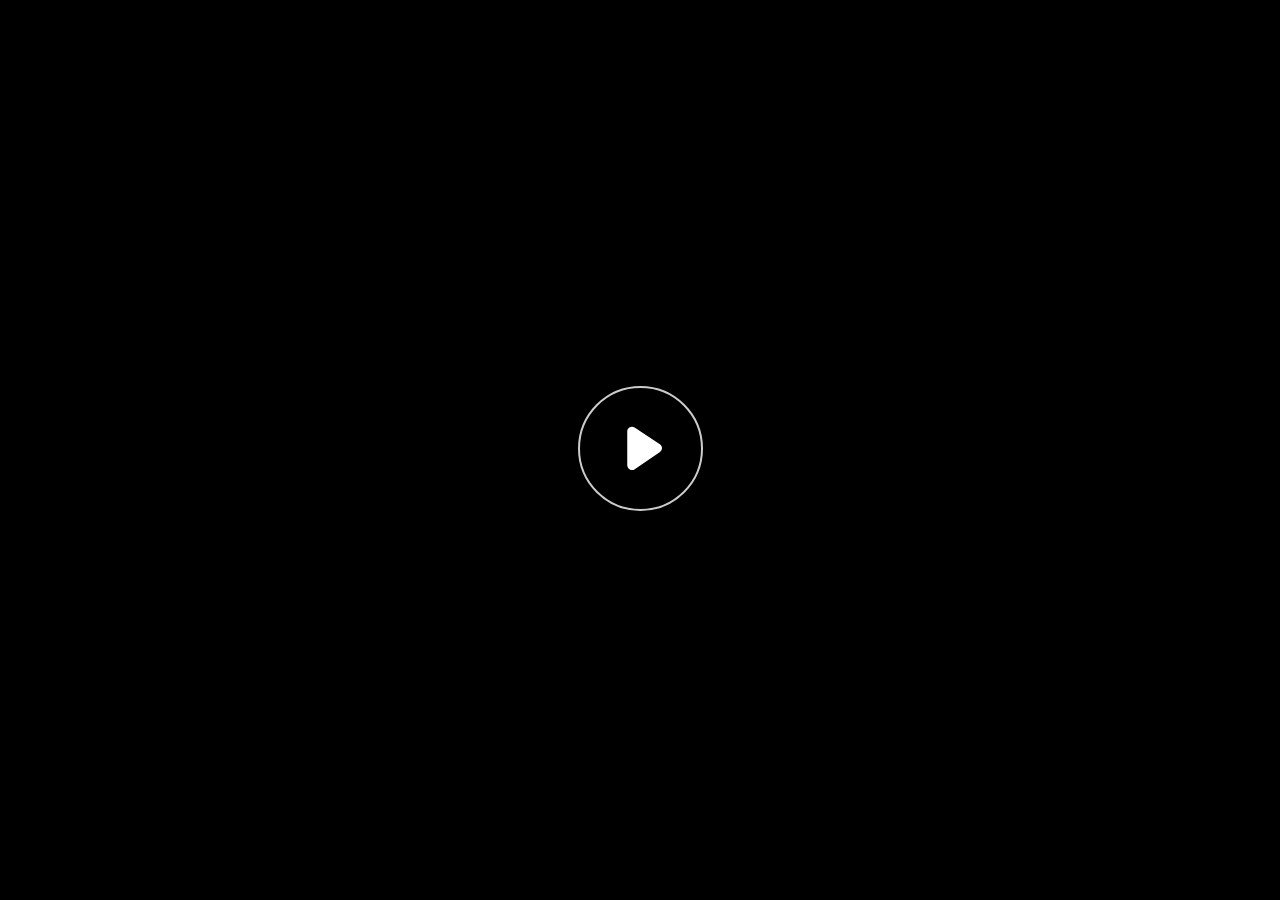
<file: story.html>
﻿<!doctype html>
<html lang="en-US">
<head>
  <meta charset="utf-8">
  <!-- Created using Storyline 360 x64 - http://www.articulate.com  -->
  <!-- version: 3.113.36519.0 -->
  <title>AI</title>
  <meta http-equiv="x-ua-compatible" content="IE=edge"/>
  <meta name="viewport" content="width=device-width,initial-scale=1,user-scalable=no,shrink-to-fit=no,minimal-ui"/>
  <meta name="apple-mobile-web-app-capable" content="yes"/>
  <style>
    html, body { height: 100%; padding: 0; margin: 0 }
    #app { height: 100%; width: 100%; }
  </style>

  <script>
    window.DS = {};
    window.globals = {
      DATA_PATH_BASE: '',
      HAS_FRAME: true,
      HAS_SLIDE: true,

      lmsPresent: false,
      tinCanPresent: false,
      cmi5Present: false,
      aoSupport: false,
      scale: 'Scaled',
      captureRc: false,
      browserSize: 'optimal',
      bgColor: '#282828',
      features: 'DropInBase,JsInteractions,PlayerSizeOption,SlideLevelScale',
      themeName: 'unified',
      preloaderColor: '#FFFFFF',
      suppressAnalytics: false,
      productChannel: 'stable',
      publishSource: 'storyline',
      aid: 'aid|f5e6ebc0-3b3f-5661-a7d1-881e87538bd4',
      cid: '85184cda-d769-48a4-a098-2858db3fb07d',
      playerVersion: '3.113.36519.0',
      publishTimestamp: '2026-03-31T14:06:09.9083711Z',
      maxIosVideoElements: 10,
      connectionSettings: { message: 'You%20are%20offline.%20Trying%20to%20reconnect...', useDarkTheme: false, mode: 'disabled' },
      hasFeature: function(feature) {
        return this.features.split(',').includes(feature);
      },
      
      parseParams: function(qs) {
        if (window.globals.parsedParams != null) {
          return window.globals.parsedParams;
        }
        qs = (qs || window.location.search.substr(1)).split('+').join(' ');
        var params = {},
            tokens,
            re = /[?&]?([^=]+)=([^&]*)/g;

        while (tokens = re.exec(qs)) {
          params[decodeURIComponent(tokens[1]).trim()] =
            decodeURIComponent(tokens[2]).trim();
        }
        window.globals.parsedParams = params;
        return params;
      }

    };

    if (window.flagsUnderTest != null) {
      window.globals.features = window.flagsUnderTest.reduce((accum, feature) => {
        if (!accum.includes(feature)) {
          accum.push(feature);
        }
        return accum;
      }, window.globals.features.split(',')).join();
    }
  </script>
  <script>
    var isIe11 = ('ActiveXObject' in window || window.MSBlobBuilder != null)
      && window.msCrypto != null && !window.ActiveXObject;
    if (isIe11) {
      window.globals.unsupportedBrowser = true;
      document.write(atob('[base64]'));
    }
  </script>

  <script>
    if (window.globals.hasFeature('Localization')) {
      
      
    }
  </script>

  
  
  <script>window.THREE = { };</script>
  <script src='html5/lib/hls/hls.min.js' type=text/javascript></script>
</head>
<body style="background: #282828" class="cs-HTML theme-unified">
  <!-- 360 -->
  <script>!function(){var e,i=/iPhone/i,o=/iPod/i,n=/iPad/i,t=/\biOS-universal(?:.+)Mac\b/i,r=/\bAndroid(?:.+)Mobile\b/i,a=/Android/i,d=/(?:SD4930UR|\bSilk(?:.+)Mobile\b)/i,p=/Silk/i,l=/Windows Phone/i,u=/\bWindows(?:.+)ARM\b/i,b=/BlackBerry/i,s=/BB10/i,c=/Opera Mini/i,f=/\b(CriOS|Chrome)(?:.+)Mobile/i,h=/Mobile(?:.+)Firefox\b/i,v=function(e){return void 0!==e&&"MacIntel"===e.platform&&"number"==typeof e.maxTouchPoints&&e.maxTouchPoints>1&&"undefined"==typeof MSStream};e=function(e){var m={userAgent:"",platform:"",maxTouchPoints:0};e||"undefined"==typeof navigator?"string"==typeof e?m.userAgent=e:e&&e.userAgent&&(m={userAgent:e.userAgent,platform:e.platform,maxTouchPoints:e.maxTouchPoints||0}):m={userAgent:navigator.userAgent,platform:navigator.platform,maxTouchPoints:navigator.maxTouchPoints||0};var g=m.userAgent,y=g.split("[FBAN");void 0!==y[1]&&(g=y[0]),void 0!==(y=g.split("Twitter"))[1]&&(g=y[0]);var A=function(e){return function(i){return i.test(e)}}(g),w={apple:{phone:A(i)&&!A(l),ipod:A(o),tablet:!A(i)&&(A(n)||v(m))&&!A(l),universal:A(t),device:(A(i)||A(o)||A(n)||A(t)||v(m))&&!A(l)},amazon:{phone:A(d),tablet:!A(d)&&A(p),device:A(d)||A(p)},android:{phone:!A(l)&&A(d)||!A(l)&&A(r),tablet:!A(l)&&!A(d)&&!A(r)&&(A(p)||A(a)),device:!A(l)&&(A(d)||A(p)||A(r)||A(a))||A(/\bokhttp\b/i)},windows:{phone:A(l),tablet:A(u),device:A(l)||A(u)},other:{blackberry:A(b),blackberry10:A(s),opera:A(c),firefox:A(h),chrome:A(f),device:A(b)||A(s)||A(c)||A(h)||A(f)},any:!1,phone:!1,tablet:!1};return w.any=w.apple.device||w.android.device||w.windows.device||w.other.device,w.phone=w.apple.phone||w.android.phone||w.windows.phone,w.tablet=w.apple.tablet||w.android.tablet||w.windows.tablet,w}(),"object"==typeof exports&&"undefined"!=typeof module?module.exports=e:"function"==typeof define&&define.amd?define((function(){return e})):this.isMobile=e}();
    window.isMobile.apple.tablet = window.isMobile.apple.tablet ||
      (navigator.platform === 'MacIntel' && navigator.maxTouchPoints > 1);
    window.isMobile.apple.device = window.isMobile.apple.device || window.isMobile.apple.tablet;
    window.isMobile.tablet = window.isMobile.tablet || window.isMobile.apple.tablet;
    window.isMobile.any = window.isMobile.any || window.isMobile.apple.tablet;
  </script>

  <div id="focus-sink" tabindex="-1"></div>

  <div id="preso"></div>
  <script>
    (function() {

      var classTypes = [ 'desktop', 'mobile', 'phone', 'tablet' ];

      var addDeviceClasses = function(prefix, testObj) {
        var curr, i;
        for (i = 0; i < classTypes.length; i++) {
          curr = classTypes[i];
          if (testObj[curr]) {
            document.body.classList.add(prefix + curr);
          }
        }
      };

      var params = window.globals.parseParams(),
          isDevicePreview = params.devicepreview === '1',
          isPhoneOverride = params.deviceType === 'phone' || (isDevicePreview && params.phone == '1'),
          isTabletOverride = (params.deviceType === 'tablet' || isDevicePreview) && !isPhoneOverride,
          isMobileOverride = isPhoneOverride || isTabletOverride;

      var deviceView = {
        desktop: !window.isMobile.any && !isMobileOverride,
        mobile: window.isMobile.any || isMobileOverride,
        phone: isPhoneOverride || (window.isMobile.phone && !isTabletOverride),
        tablet: isTabletOverride || window.isMobile.tablet
      };

      window.globals.deviceView = deviceView;
      window.isMobile.desktop = !window.isMobile.any;
      window.isMobile.mobile = window.isMobile.any;

      addDeviceClasses('view-', deviceView);

    })();
  </script>
  
  <script src='story_content/triggers.js' type=text/javascript></script>
<script src='story_content/user.js' type=text/javascript></script>
  <div class="slide-loader"></div>

  <script>
    var doc = document, loader = doc.body.querySelector('.slide-loader'); [ 1, 2, 3 ].forEach(function(n) { var d = doc.createElement('div'); d.style.backgroundColor = window.globals.preloaderColor; d.classList.add('mobile-loader-dot'); d.classList.add('dot' + n); loader.appendChild(d); });
  </script>

  <div class="mobile-load-title-overlay" style="display: none">
    <div class="mobile-load-title">AI</div>
  </div>

  <div class="mobile-chrome-warning"></div>

  
<style>
  .warn-connection-dialog {
    display: none;
    background: transparent;
    pointer-events: all;
    position: fixed;
    left: 0;
    top: 0;
    width: 100%;
    height: 100%;
    z-index: 999;
  }

  .warn-connection-content {
    pointer-events: all;
    border-radius: 4px;
    background: white;
    border: 1px solid #E7E7E7;
    color: #333333;
    box-shadow: 0 2px 4px rgba(0, 0, 0, 0.25);
    transition: all 150ms ease-out;
    position: absolute;
    white-space: nowrap;
  }

  .view-phone.is-landscape .warn-connection-content {
    left: 23px;
    bottom: 23px;
  }

  .view-tablet.is-landscape .warn-connection-content {
    left: 50%;
    top: 20px;
    transform: translateX(-50%);
  }

  .view-mobile.is-portrait .warn-connection-content {
    transform: translate(-50%, calc(-100% - 15px));
  }

  .warn-connection-content p {
    display: inline-block;
    margin: 0 8px 0 0;
    line-height: 33px;
    font-size: 11px;
  }

  .warn-connection-content svg {
    position: relative;
    vertical-align: middle;
    margin: 0 2px 2px 8px;
  }

  .view-desktop .warn-connection-content {
    left: 1.5em;
    bottom: 1.5em;
  }

  .view-desktop .warn-connection-content p {
    font-size: 1.1em;
  }

  .is-offline .warn-connection-dialog {
    display: block;
  }

  .is-offline .cs-panel * {
    pointer-events: none !important;
  }

  .is-offline .cs-panel {
    pointer-events: all !important;
  }

  .is-offline #nav-controls * {
    pointer-events: none !important;
  }

  .is-offline #nav-controls {
    pointer-events: all !important;
  }
</style>

<div class="warn-connection-dialog" role="alertdialog" aria-modal="true" tabindex="0" aria-labelledby="warn-connection-message">
  <div class="warn-connection-content">
    <svg width="17" height="15" viewBox="0 0 17 15" xmlns="http://www.w3.org/2000/svg">
      <path fill="#8F0000" stroke="white" d="M16.07,12.98 L15.88,12.23 L9.51,1.21 C8.97,0.26,7.6,0.26,7.06,1.21 L0.69,12.23 C0.15,13.16,0.81,14.36,1.91,14.36 H14.65 C15.47,14.36,16.05,13.7,16.07,12.98 Z"/>
      <path fill="white" stroke="white" d="M8.58,5.5 C8.35,5.28,8.5,5.35,8.21,5.32 C8.09,5.35,7.97,5.49,7.96,5.67 C7.97,5.79,7.98,5.92,7.98,6.04 L7.98,6.04 C7.99,6.17,8,6.31,8.01,6.43 L8.01,6.44 C8.03,6.92,8.06,7.41,8.09,7.9 L8.09,7.9 C8.12,8.39,8.14,8.88,8.17,9.37 C8.17,9.39,8.18,9.42,8.2,9.44 C8.23,9.46,8.25,9.47,8.28,9.47 C8.31,9.47,8.34,9.46,8.35,9.44 C8.37,9.43,8.38,9.4,8.39,9.35 L8.39,9.34 C8.39,9.24,8.4,9.15,8.4,9.05 L8.4,9.05 C8.41,8.96,8.41,8.86,8.42,8.75 C8.43,8.44,8.45,8.12,8.47,7.81 L8.47,7.81 C8.49,7.49,8.51,7.18,8.53,6.87 C8.55,6.46,8.56,6.05,8.59,5.64 L8.6,5.62 C8.6,5.57,8.59,5.53,8.58,5.5 L8.21,5.32 Z"/>
      <circle fill="white" stroke="white" cx="8.3" cy="11.35" r="0.3"/>
    </svg>
    <p id="warn-connection-message">You are offline. Trying to reconnect...</p>
  </div>
</div>

<script>
  (function() {
    window.DS.connection = {
      warningShown: false,
      assets: {},
      loadingAssetGroup: false,
      retryDelay: 500
    };

    var connectionSettings = window.globals.connectionSettings || {};

    var useConnectionMessages = window.AbortController != null &&
      window.location.protocol != 'file:' &&
      connectionSettings.mode === 'normal';

    window.DS.connection.useConnectionMessages = useConnectionMessages;

    var assetCount = 0;
    var checkLoadedId;


    if (useConnectionMessages && connectionSettings != null) {
      var contentEl = document.querySelector('.warn-connection-content');
      var messageEl = contentEl.querySelector('p');

      if (connectionSettings.useDarkTheme) {
        contentEl.style.borderColor = '#BABBBA';
        contentEl.style.backgroundColor = '#282828';
        contentEl.style.color = '#FFFFFF';
      }

      if (connectionSettings.message != null) {
        messageEl.textContent = window.decodeURIComponent(connectionSettings.message);
      }
    }

    function checkAssetsReady() {
      for (var i in DS.connection.assets) {
        if (!DS.connection.assets[i].success) {
          return false;
        }
      }
      return true;
    }

    function stopAssetGroup() {
      if (!useConnectionMessages) { return; }

      assetCount = 0;

      DS.connection.oldAssetGroup = DS.connection.assets;
      DS.connection.assets = {};
      DS.connection.loadingAssetGroup = false;
      clearInterval(checkLoadedId);
    }

    function startAssetGroup() {
      if (!useConnectionMessages) { return; }
      var ticks = 0;
      clearInterval(checkLoadedId);
      checkLoadedId = setInterval(function() {
        var loaded = 0;
        if (assetCount === 0 && loaded === 0) {
          clearInterval(checkLoadedId);
          return;
        }

        for (var i in DS.connection.assets) {
          if (DS.connection.assets[i].success) {
            loaded++;
          }
        }

        if (assetCount === loaded && checkAssetsReady()) {
          for (var i in DS.connection.assets) {
            if (DS.connection.assets[i].action) {
              DS.connection.assets[i].action();
            }
          }
          hideWarning();
          stopAssetGroup();
        }
      }, 100)
    }

    function requiredAsset(url, action, retry, type) {
      if (!useConnectionMessages) { return; }
      if (DS.connection.assets[url]) { return; }

      DS.connection.assets[url] = {
        success: false, action: action, retry: retry, type: type
      };
      assetCount = Object.keys(DS.connection.assets).length;
      if (!DS.connection.loadingAssetGroup) {
        startAssetGroup();
      }
      DS.connection.loadingAssetGroup = true;
    }

    function assetLoaded(url) {
      if (!useConnectionMessages) { return; }
      if (DS.connection.assets[url]) {
        DS.connection.assets[url].success = true;
      }
    }

    function assetFailed(url) {
      if (!useConnectionMessages) { return; }
      if (!DS.connection.assets[url]) {
        if (/\.js$/.test(url) && url.indexOf('transcripts') === -1) {
          setTimeout(function() {
            if (DS.connection.lastSlideLoaded != null) {
              DS.connection.lastSlideLoaded();
            }
          }, DS.connection.retryDelay);
        }
        return;
      }
      if (!DS.connection.warningShown) { showWarning(); }
      if (DS.connection.assets[url].retry) {
        setTimeout(function() {
          if (!DS.connection.assets[url].success) {
            DS.connection.assets[url].retry()
          }
        }, DS.connection.retryDelay);
      }
    }

    function hideWarning() {
      document.body.classList.remove('is-offline');
      DS.connection.warningShown = false;
      enableKeys();
    }
    DS.connection.hideWarning = hideWarning

    function showWarning(btn) {
      document.body.classList.add('is-offline')
      DS.connection.warningShown = true;
      updateWarningPosition();
      disableKeys();
    }

    function updateWarningPosition() {
      if (!DS.connection.warningShown) {
        return;
      }

      var isPortrait = document.body.classList.contains('is-portrait');
      var isMobile = document.body.classList.contains('view-mobile');
      var warningEl = document.querySelector('.warn-connection-content');

      if (isPortrait && isMobile) {
        var slide = document.querySelector('.primary-slide');
        var slideRect = slide != null
          ? slide.getBoundingClientRect()
          : { top: window.innerHeight, left: 0, width: window.innerWidth };

        warningEl.style.top = `${slideRect.top}px`
        warningEl.style.left = `${slideRect.left + slideRect.width / 2}px`
      } else {
        warningEl.style.top = null;
        warningEl.style.left = null;
      }

      window.requestAnimationFrame(updateWarningPosition);
    }

    function onDisableKeyDown(e) {
      e.preventDefault();
      e.stopImmediatePropagation();
    }

    function onDisableKeyUp(e) {
      e.preventDefault();
      e.stopImmediatePropagation();
    }

    var accStyle = document.createElement('style');
    var warnDialogEl = document.querySelector('.warn-connection-dialog');

    function disableKeys() {
      if (DS.views && DS.views.nsStack && DS.views.nsStack.length === 1) {
        DS.views.nsStack[0].tabReachable = false
        DS.views.nsStack[0].updateTabIndex(true);
      }

      accStyle.innerHTML = '.acc-shadow-dom { display: none; }';
      document.body.appendChild(accStyle);

      warnDialogEl.parentNode.append(warnDialogEl);
      warnDialogEl.focus();
    }

    function enableKeys() {
      accStyle.remove();
      if (DS.views && DS.views.nsStack && DS.views.nsStack.length === 1 && DS.views.nsStack[0].name === '_frame') {
        DS.views.nsStack[0].tabReachable = true;
        DS.views.nsStack[0].updateTabIndex();
      }
    }

    // these will all be noops if the feature flag isn't set in
    // the data and `window.globals.features`
    DS.connection.requiredAsset = requiredAsset;
    DS.connection.assetLoaded = assetLoaded;
    DS.connection.assetFailed = assetFailed;
    DS.connection.stopAssetGroup = stopAssetGroup;
    DS.connection.startAssetGroup = startAssetGroup;
  })();
</script>


  <script>
    
    if (window.autoSpider && window.vInterfaceObject) {
      document.querySelector('.mobile-load-title-overlay').style.display = 'none';
    }
  </script>

  

  <link rel="stylesheet" href="html5/data/css/output.min.css" data-noprefix/>
</body>
<script src="html5/lib/scripts/bootstrapper.min.js"></script>
</html>
</file>
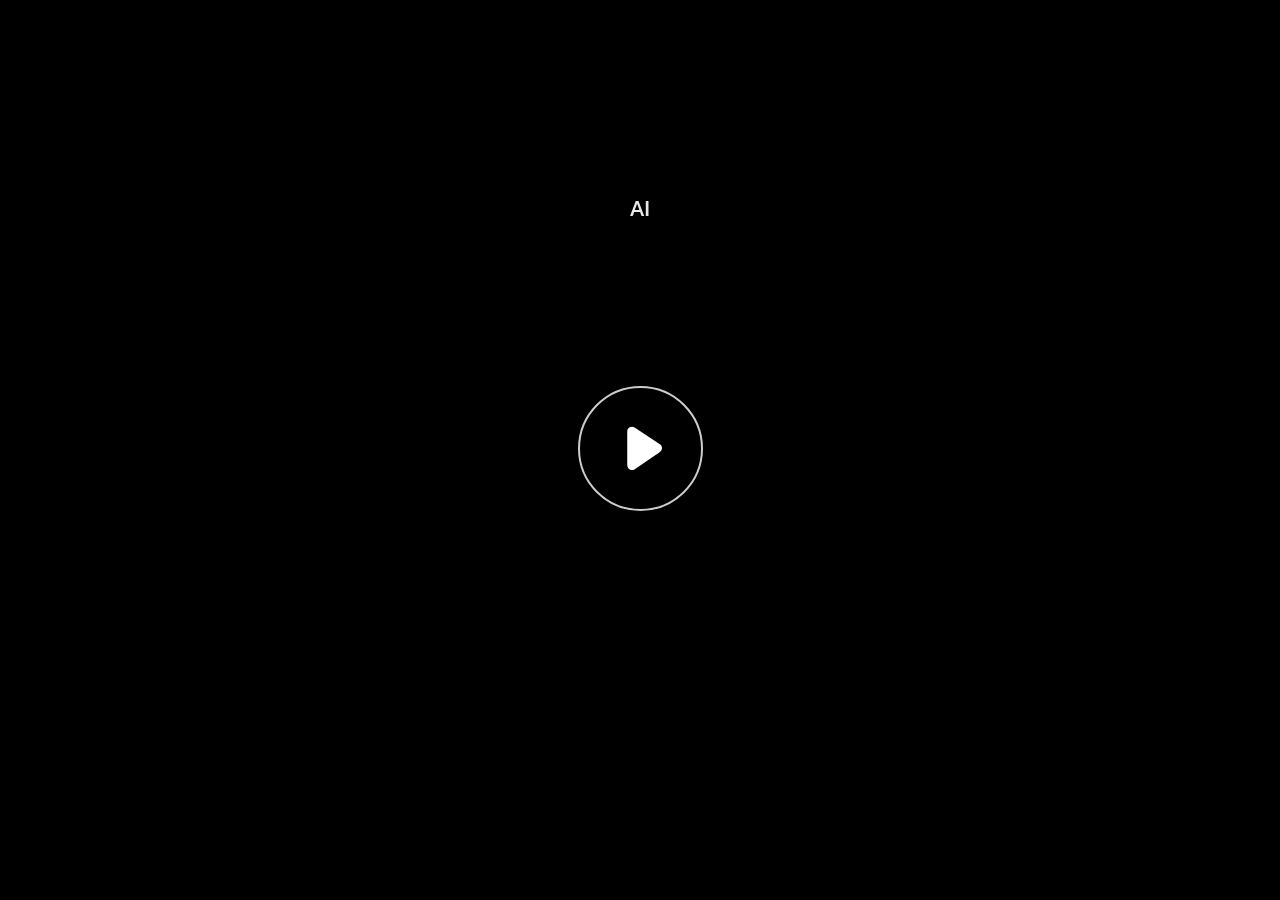
<file: AI/AI_training.html>
<!doctype html>
<html lang="en-US">
<head>
  <meta charset="utf-8">
  <!-- Created using Storyline 360 x64 - http://www.articulate.com  -->
  <!-- version: 3.117.36909.0 -->
  <title>AI</title>
  <meta http-equiv="x-ua-compatible" content="IE=edge"/>
  <meta name="viewport" content="width=device-width,initial-scale=1,user-scalable=no,shrink-to-fit=no,minimal-ui"/>
  <meta name="apple-mobile-web-app-capable" content="yes"/>
  <style>
    html, body { height: 100%; padding: 0; margin: 0 }
    #app { height: 100%; width: 100%; }
  </style>

  <script>
    window.DS = {};
    window.globals = {
      DATA_PATH_BASE: '',
      HAS_FRAME: true,
      HAS_SLIDE: true,

      lmsPresent: false,
      tinCanPresent: false,
      cmi5Present: false,
      aoSupport: false,
      scale: 'Scaled',
      captureRc: false,
      browserSize: 'optimal',
      bgColor: '#282828',
      features: 'DropInBase,JsInteractions,PlayerMemoryEnhancements,PlayerSizeOption,SlideLevelScale',
      themeName: 'unified',
      preloaderColor: '#FFFFFF',
      suppressAnalytics: false,
      productChannel: 'stable',
      publishSource: 'storyline',
      aid: 'aid|f5e6ebc0-3b3f-5661-a7d1-881e87538bd4',
      cid: 'f44e6bbe-343b-4d93-9a09-47f20333e2ca',
      playerVersion: '3.117.36909.0',
      publishTimestamp: '2026-05-27T18:11:18.6138036Z',
      maxIosVideoElements: 10,
      connectionSettings: { message: 'You%20are%20offline.%20Trying%20to%20reconnect...', useDarkTheme: false, mode: 'disabled' },
      hasFeature: function(feature) {
        return this.features.split(',').includes(feature);
      },
      
      parseParams: function(qs) {
        if (window.globals.parsedParams != null) {
          return window.globals.parsedParams;
        }
        qs = (qs || window.location.search.substr(1)).split('+').join(' ');
        var params = {},
            tokens,
            re = /[?&]?([^=]+)=([^&]*)/g;

        while (tokens = re.exec(qs)) {
          params[decodeURIComponent(tokens[1]).trim()] =
            decodeURIComponent(tokens[2]).trim();
        }
        window.globals.parsedParams = params;
        return params;
      }

    };

    if (window.flagsUnderTest != null) {
      window.globals.features = window.flagsUnderTest.reduce((accum, feature) => {
        if (!accum.includes(feature)) {
          accum.push(feature);
        }
        return accum;
      }, window.globals.features.split(',')).join();
    }
  </script>
  <script>
    var isIe11 = ('ActiveXObject' in window || window.MSBlobBuilder != null)
      && window.msCrypto != null && !window.ActiveXObject;
    if (isIe11) {
      window.globals.unsupportedBrowser = true;
      document.write(atob('[base64]'));
    }
  </script>

  <script>
    if (window.globals.hasFeature('Localization')) {
      
      
    }
  </script>

  
  
  <script>window.THREE = { };</script>
  <script src='html5/lib/hls/hls.min.js' type=text/javascript></script>
<!-- Google tag (gtag.js) -->
<script async src="https://www.googletagmanager.com/gtag/js?id=G-D321SE5M2R"></script>
<script>
  window.dataLayer = window.dataLayer || [];
  function gtag(){dataLayer.push(arguments);}
  gtag('js', new Date());
  gtag('config', 'G-D321SE5M2R');
</script>

</head>
<body style="background: #282828" class="cs-HTML theme-unified">
  <!-- 360 -->
  <script>!function(){var e,i=/iPhone/i,o=/iPod/i,n=/iPad/i,t=/\biOS-universal(?:.+)Mac\b/i,r=/\bAndroid(?:.+)Mobile\b/i,a=/Android/i,d=/(?:SD4930UR|\bSilk(?:.+)Mobile\b)/i,p=/Silk/i,l=/Windows Phone/i,u=/\bWindows(?:.+)ARM\b/i,b=/BlackBerry/i,s=/BB10/i,c=/Opera Mini/i,f=/\b(CriOS|Chrome)(?:.+)Mobile/i,h=/Mobile(?:.+)Firefox\b/i,v=function(e){return void 0!==e&&"MacIntel"===e.platform&&"number"==typeof e.maxTouchPoints&&e.maxTouchPoints>1&&"undefined"==typeof MSStream};e=function(e){var m={userAgent:"",platform:"",maxTouchPoints:0};e||"undefined"==typeof navigator?"string"==typeof e?m.userAgent=e:e&&e.userAgent&&(m={userAgent:e.userAgent,platform:e.platform,maxTouchPoints:e.maxTouchPoints||0}):m={userAgent:navigator.userAgent,platform:navigator.platform,maxTouchPoints:navigator.maxTouchPoints||0};var g=m.userAgent,y=g.split("[FBAN");void 0!==y[1]&&(g=y[0]),void 0!==(y=g.split("Twitter"))[1]&&(g=y[0]);var A=function(e){return function(i){return i.test(e)}}(g),w={apple:{phone:A(i)&&!A(l),ipod:A(o),tablet:!A(i)&&(A(n)||v(m))&&!A(l),universal:A(t),device:(A(i)||A(o)||A(n)||A(t)||v(m))&&!A(l)},amazon:{phone:A(d),tablet:!A(d)&&A(p),device:A(d)||A(p)},android:{phone:!A(l)&&A(d)||!A(l)&&A(r),tablet:!A(l)&&!A(d)&&!A(r)&&(A(p)||A(a)),device:!A(l)&&(A(d)||A(p)||A(r)||A(a))||A(/\bokhttp\b/i)},windows:{phone:A(l),tablet:A(u),device:A(l)||A(u)},other:{blackberry:A(b),blackberry10:A(s),opera:A(c),firefox:A(h),chrome:A(f),device:A(b)||A(s)||A(c)||A(h)||A(f)},any:!1,phone:!1,tablet:!1};return w.any=w.apple.device||w.android.device||w.windows.device||w.other.device,w.phone=w.apple.phone||w.android.phone||w.windows.phone,w.tablet=w.apple.tablet||w.android.tablet||w.windows.tablet,w}(),"object"==typeof exports&&"undefined"!=typeof module?module.exports=e:"function"==typeof define&&define.amd?define((function(){return e})):this.isMobile=e}();
    window.isMobile.apple.tablet = window.isMobile.apple.tablet ||
      (navigator.platform === 'MacIntel' && navigator.maxTouchPoints > 1);
    window.isMobile.apple.device = window.isMobile.apple.device || window.isMobile.apple.tablet;
    window.isMobile.tablet = window.isMobile.tablet || window.isMobile.apple.tablet;
    window.isMobile.any = window.isMobile.any || window.isMobile.apple.tablet;
  </script>

  <div id="focus-sink" tabindex="-1"></div>

  <div id="preso"></div>
  <script>
    (function() {

      var classTypes = [ 'desktop', 'mobile', 'phone', 'tablet' ];

      var addDeviceClasses = function(prefix, testObj) {
        var curr, i;
        for (i = 0; i < classTypes.length; i++) {
          curr = classTypes[i];
          if (testObj[curr]) {
            document.body.classList.add(prefix + curr);
          }
        }
      };

      var params = window.globals.parseParams(),
          isDevicePreview = params.devicepreview === '1',
          isPhoneOverride = params.deviceType === 'phone' || (isDevicePreview && params.phone == '1'),
          isTabletOverride = (params.deviceType === 'tablet' || isDevicePreview) && !isPhoneOverride,
          isMobileOverride = isPhoneOverride || isTabletOverride;

      var deviceView = {
        desktop: !window.isMobile.any && !isMobileOverride,
        mobile: window.isMobile.any || isMobileOverride,
        phone: isPhoneOverride || (window.isMobile.phone && !isTabletOverride),
        tablet: isTabletOverride || window.isMobile.tablet
      };

      window.globals.deviceView = deviceView;
      window.isMobile.desktop = !window.isMobile.any;
      window.isMobile.mobile = window.isMobile.any;

      addDeviceClasses('view-', deviceView);

    })();
  </script>
  
  <script src='story_content/triggers.js' type=text/javascript></script>
<script src='story_content/user.js' type=text/javascript></script>
  <div class="slide-loader"></div>

  <script>
    var doc = document, loader = doc.body.querySelector('.slide-loader'); [ 1, 2, 3 ].forEach(function(n) { var d = doc.createElement('div'); d.style.backgroundColor = window.globals.preloaderColor; d.classList.add('mobile-loader-dot'); d.classList.add('dot' + n); loader.appendChild(d); });
  </script>

  <div class="mobile-load-title-overlay" style="display: none">
    <div class="mobile-load-title">AI</div>
  </div>

  <div class="mobile-chrome-warning"></div>

  
<style>
  .warn-connection-dialog {
    display: none;
    background: transparent;
    pointer-events: all;
    position: fixed;
    left: 0;
    top: 0;
    width: 100%;
    height: 100%;
    z-index: 999;
  }

  .warn-connection-content {
    pointer-events: all;
    border-radius: 4px;
    background: white;
    border: 1px solid #E7E7E7;
    color: #333333;
    box-shadow: 0 2px 4px rgba(0, 0, 0, 0.25);
    transition: all 150ms ease-out;
    position: absolute;
    white-space: nowrap;
  }

  .view-phone.is-landscape .warn-connection-content {
    left: 23px;
    bottom: 23px;
  }

  .view-tablet.is-landscape .warn-connection-content {
    left: 50%;
    top: 20px;
    transform: translateX(-50%);
  }

  .view-mobile.is-portrait .warn-connection-content {
    transform: translate(-50%, calc(-100% - 15px));
  }

  .warn-connection-content p {
    display: inline-block;
    margin: 0 8px 0 0;
    line-height: 33px;
    font-size: 11px;
  }

  .warn-connection-content svg {
    position: relative;
    vertical-align: middle;
    margin: 0 2px 2px 8px;
  }

  .view-desktop .warn-connection-content {
    left: 1.5em;
    bottom: 1.5em;
  }

  .view-desktop .warn-connection-content p {
    font-size: 1.1em;
  }

  .is-offline .warn-connection-dialog {
    display: block;
  }

  .is-offline .cs-panel * {
    pointer-events: none !important;
  }

  .is-offline .cs-panel {
    pointer-events: all !important;
  }

  .is-offline #nav-controls * {
    pointer-events: none !important;
  }

  .is-offline #nav-controls {
    pointer-events: all !important;
  }
</style>

<div class="warn-connection-dialog" role="alertdialog" aria-modal="true" tabindex="0" aria-labelledby="warn-connection-message">
  <div class="warn-connection-content">
    <svg width="17" height="15" viewBox="0 0 17 15" xmlns="http://www.w3.org/2000/svg">
      <path fill="#8F0000" stroke="white" d="M16.07,12.98 L15.88,12.23 L9.51,1.21 C8.97,0.26,7.6,0.26,7.06,1.21 L0.69,12.23 C0.15,13.16,0.81,14.36,1.91,14.36 H14.65 C15.47,14.36,16.05,13.7,16.07,12.98 Z"/>
      <path fill="white" stroke="white" d="M8.58,5.5 C8.35,5.28,8.5,5.35,8.21,5.32 C8.09,5.35,7.97,5.49,7.96,5.67 C7.97,5.79,7.98,5.92,7.98,6.04 L7.98,6.04 C7.99,6.17,8,6.31,8.01,6.43 L8.01,6.44 C8.03,6.92,8.06,7.41,8.09,7.9 L8.09,7.9 C8.12,8.39,8.14,8.88,8.17,9.37 C8.17,9.39,8.18,9.42,8.2,9.44 C8.23,9.46,8.25,9.47,8.28,9.47 C8.31,9.47,8.34,9.46,8.35,9.44 C8.37,9.43,8.38,9.4,8.39,9.35 L8.39,9.34 C8.39,9.24,8.4,9.15,8.4,9.05 L8.4,9.05 C8.41,8.96,8.41,8.86,8.42,8.75 C8.43,8.44,8.45,8.12,8.47,7.81 L8.47,7.81 C8.49,7.49,8.51,7.18,8.53,6.87 C8.55,6.46,8.56,6.05,8.59,5.64 L8.6,5.62 C8.6,5.57,8.59,5.53,8.58,5.5 L8.21,5.32 Z"/>
      <circle fill="white" stroke="white" cx="8.3" cy="11.35" r="0.3"/>
    </svg>
    <p id="warn-connection-message">You are offline. Trying to reconnect...</p>
  </div>
</div>

<script>
  (function() {
    window.DS.connection = {
      warningShown: false,
      assets: {},
      loadingAssetGroup: false,
      retryDelay: 500
    };

    var connectionSettings = window.globals.connectionSettings || {};

    var useConnectionMessages = window.AbortController != null &&
      window.location.protocol != 'file:' &&
      connectionSettings.mode === 'normal';

    window.DS.connection.useConnectionMessages = useConnectionMessages;

    var assetCount = 0;
    var checkLoadedId;


    if (useConnectionMessages && connectionSettings != null) {
      var contentEl = document.querySelector('.warn-connection-content');
      var messageEl = contentEl.querySelector('p');

      if (connectionSettings.useDarkTheme) {
        contentEl.style.borderColor = '#BABBBA';
        contentEl.style.backgroundColor = '#282828';
        contentEl.style.color = '#FFFFFF';
      }

      if (connectionSettings.message != null) {
        messageEl.textContent = window.decodeURIComponent(connectionSettings.message);
      }
    }

    function checkAssetsReady() {
      for (var i in DS.connection.assets) {
        if (!DS.connection.assets[i].success) {
          return false;
        }
      }
      return true;
    }

    function stopAssetGroup() {
      if (!useConnectionMessages) { return; }

      assetCount = 0;

      DS.connection.oldAssetGroup = DS.connection.assets;
      DS.connection.assets = {};
      DS.connection.loadingAssetGroup = false;
      clearInterval(checkLoadedId);
    }

    function startAssetGroup() {
      if (!useConnectionMessages) { return; }
      var ticks = 0;
      clearInterval(checkLoadedId);
      checkLoadedId = setInterval(function() {
        var loaded = 0;
        if (assetCount === 0 && loaded === 0) {
          clearInterval(checkLoadedId);
          return;
        }

        for (var i in DS.connection.assets) {
          if (DS.connection.assets[i].success) {
            loaded++;
          }
        }

        if (assetCount === loaded && checkAssetsReady()) {
          for (var i in DS.connection.assets) {
            if (DS.connection.assets[i].action) {
              DS.connection.assets[i].action();
            }
          }
          hideWarning();
          stopAssetGroup();
        }
      }, 100)
    }

    function requiredAsset(url, action, retry, type) {
      if (!useConnectionMessages) { return; }
      if (DS.connection.assets[url]) { return; }

      DS.connection.assets[url] = {
        success: false, action: action, retry: retry, type: type
      };
      assetCount = Object.keys(DS.connection.assets).length;
      if (!DS.connection.loadingAssetGroup) {
        startAssetGroup();
      }
      DS.connection.loadingAssetGroup = true;
    }

    function assetLoaded(url) {
      if (!useConnectionMessages) { return; }
      if (DS.connection.assets[url]) {
        DS.connection.assets[url].success = true;
      }
    }

    function assetFailed(url) {
      if (!useConnectionMessages) { return; }
      if (!DS.connection.assets[url]) {
        if (/\.js$/.test(url) && url.indexOf('transcripts') === -1) {
          setTimeout(function() {
            if (DS.connection.lastSlideLoaded != null) {
              DS.connection.lastSlideLoaded();
            }
          }, DS.connection.retryDelay);
        }
        return;
      }
      if (!DS.connection.warningShown) { showWarning(); }
      if (DS.connection.assets[url].retry) {
        setTimeout(function() {
          if (!DS.connection.assets[url].success) {
            DS.connection.assets[url].retry()
          }
        }, DS.connection.retryDelay);
      }
    }

    function hideWarning() {
      document.body.classList.remove('is-offline');
      DS.connection.warningShown = false;
      enableKeys();
    }
    DS.connection.hideWarning = hideWarning

    function showWarning(btn) {
      document.body.classList.add('is-offline')
      DS.connection.warningShown = true;
      updateWarningPosition();
      disableKeys();
    }

    function updateWarningPosition() {
      if (!DS.connection.warningShown) {
        return;
      }

      var isPortrait = document.body.classList.contains('is-portrait');
      var isMobile = document.body.classList.contains('view-mobile');
      var warningEl = document.querySelector('.warn-connection-content');

      if (isPortrait && isMobile) {
        var slide = document.querySelector('.primary-slide');
        var slideRect = slide != null
          ? slide.getBoundingClientRect()
          : { top: window.innerHeight, left: 0, width: window.innerWidth };

        warningEl.style.top = `${slideRect.top}px`
        warningEl.style.left = `${slideRect.left + slideRect.width / 2}px`
      } else {
        warningEl.style.top = null;
        warningEl.style.left = null;
      }

      window.requestAnimationFrame(updateWarningPosition);
    }

    function onDisableKeyDown(e) {
      e.preventDefault();
      e.stopImmediatePropagation();
    }

    function onDisableKeyUp(e) {
      e.preventDefault();
      e.stopImmediatePropagation();
    }

    var accStyle = document.createElement('style');
    var warnDialogEl = document.querySelector('.warn-connection-dialog');

    function disableKeys() {
      if (DS.views && DS.views.nsStack && DS.views.nsStack.length === 1) {
        DS.views.nsStack[0].tabReachable = false
        DS.views.nsStack[0].updateTabIndex(true);
      }

      accStyle.innerHTML = '.acc-shadow-dom { display: none; }';
      document.body.appendChild(accStyle);

      warnDialogEl.parentNode.append(warnDialogEl);
      warnDialogEl.focus();
    }

    function enableKeys() {
      accStyle.remove();
      if (DS.views && DS.views.nsStack && DS.views.nsStack.length === 1 && DS.views.nsStack[0].name === '_frame') {
        DS.views.nsStack[0].tabReachable = true;
        DS.views.nsStack[0].updateTabIndex();
      }
    }

    // these will all be noops if the feature flag isn't set in
    // the data and `window.globals.features`
    DS.connection.requiredAsset = requiredAsset;
    DS.connection.assetLoaded = assetLoaded;
    DS.connection.assetFailed = assetFailed;
    DS.connection.stopAssetGroup = stopAssetGroup;
    DS.connection.startAssetGroup = startAssetGroup;
  })();
</script>


  <script>
    
    if (window.autoSpider && window.vInterfaceObject) {
      document.querySelector('.mobile-load-title-overlay').style.display = 'none';
    }
  </script>

  

  <link rel="stylesheet" href="html5/data/css/output.min.css" data-noprefix/>
</body>
<script src="html5/lib/scripts/bootstrapper.min.js"></script>
</html>
</file>
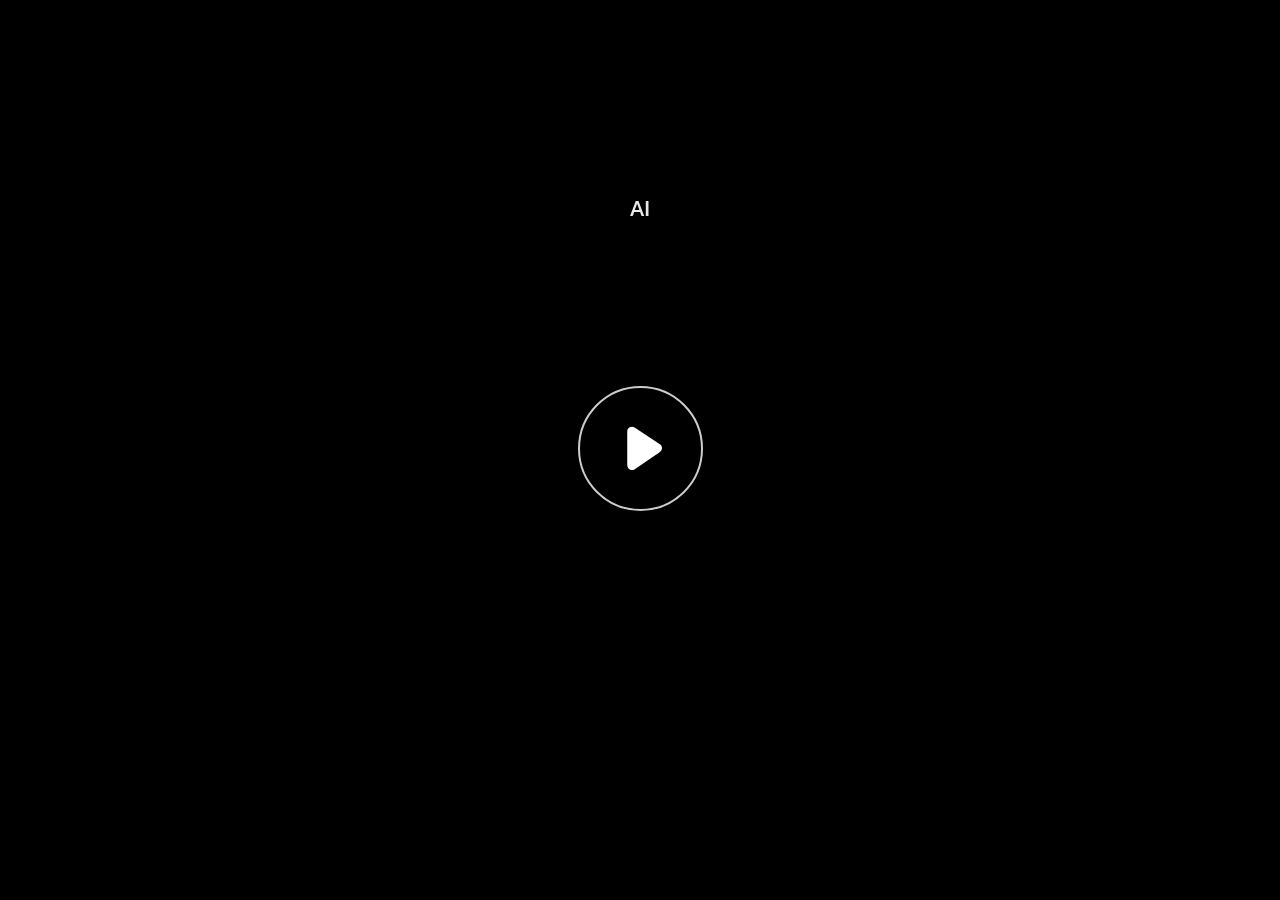
<file: AI/story.html>
﻿<!doctype html>
<html lang="en-US">
<head>
  <meta charset="utf-8">
  <!-- Created using Storyline 360 x64 - http://www.articulate.com  -->
  <!-- version: 3.117.36909.0 -->
  <title>AI</title>
  <meta http-equiv="x-ua-compatible" content="IE=edge"/>
  <meta name="viewport" content="width=device-width,initial-scale=1,user-scalable=no,shrink-to-fit=no,minimal-ui"/>
  <meta name="apple-mobile-web-app-capable" content="yes"/>
  <style>
    html, body { height: 100%; padding: 0; margin: 0 }
    #app { height: 100%; width: 100%; }
  </style>

  <script>
    window.DS = {};
    window.globals = {
      DATA_PATH_BASE: '',
      HAS_FRAME: true,
      HAS_SLIDE: true,

      lmsPresent: false,
      tinCanPresent: false,
      cmi5Present: false,
      aoSupport: false,
      scale: 'Scaled',
      captureRc: false,
      browserSize: 'optimal',
      bgColor: '#282828',
      features: 'DropInBase,JsInteractions,PlayerMemoryEnhancements,PlayerSizeOption,SlideLevelScale',
      themeName: 'unified',
      preloaderColor: '#FFFFFF',
      suppressAnalytics: false,
      productChannel: 'stable',
      publishSource: 'storyline',
      aid: 'aid|f5e6ebc0-3b3f-5661-a7d1-881e87538bd4',
      cid: 'f44e6bbe-343b-4d93-9a09-47f20333e2ca',
      playerVersion: '3.117.36909.0',
      publishTimestamp: '2026-05-27T18:11:18.6138036Z',
      maxIosVideoElements: 10,
      connectionSettings: { message: 'You%20are%20offline.%20Trying%20to%20reconnect...', useDarkTheme: false, mode: 'disabled' },
      hasFeature: function(feature) {
        return this.features.split(',').includes(feature);
      },
      
      parseParams: function(qs) {
        if (window.globals.parsedParams != null) {
          return window.globals.parsedParams;
        }
        qs = (qs || window.location.search.substr(1)).split('+').join(' ');
        var params = {},
            tokens,
            re = /[?&]?([^=]+)=([^&]*)/g;

        while (tokens = re.exec(qs)) {
          params[decodeURIComponent(tokens[1]).trim()] =
            decodeURIComponent(tokens[2]).trim();
        }
        window.globals.parsedParams = params;
        return params;
      }

    };

    if (window.flagsUnderTest != null) {
      window.globals.features = window.flagsUnderTest.reduce((accum, feature) => {
        if (!accum.includes(feature)) {
          accum.push(feature);
        }
        return accum;
      }, window.globals.features.split(',')).join();
    }
  </script>
  <script>
    var isIe11 = ('ActiveXObject' in window || window.MSBlobBuilder != null)
      && window.msCrypto != null && !window.ActiveXObject;
    if (isIe11) {
      window.globals.unsupportedBrowser = true;
      document.write(atob('[base64]'));
    }
  </script>

  <script>
    if (window.globals.hasFeature('Localization')) {
      
      
    }
  </script>

  
  
  <script>window.THREE = { };</script>
  <script src='html5/lib/hls/hls.min.js' type=text/javascript></script>
</head>
<body style="background: #282828" class="cs-HTML theme-unified">
  <!-- 360 -->
  <script>!function(){var e,i=/iPhone/i,o=/iPod/i,n=/iPad/i,t=/\biOS-universal(?:.+)Mac\b/i,r=/\bAndroid(?:.+)Mobile\b/i,a=/Android/i,d=/(?:SD4930UR|\bSilk(?:.+)Mobile\b)/i,p=/Silk/i,l=/Windows Phone/i,u=/\bWindows(?:.+)ARM\b/i,b=/BlackBerry/i,s=/BB10/i,c=/Opera Mini/i,f=/\b(CriOS|Chrome)(?:.+)Mobile/i,h=/Mobile(?:.+)Firefox\b/i,v=function(e){return void 0!==e&&"MacIntel"===e.platform&&"number"==typeof e.maxTouchPoints&&e.maxTouchPoints>1&&"undefined"==typeof MSStream};e=function(e){var m={userAgent:"",platform:"",maxTouchPoints:0};e||"undefined"==typeof navigator?"string"==typeof e?m.userAgent=e:e&&e.userAgent&&(m={userAgent:e.userAgent,platform:e.platform,maxTouchPoints:e.maxTouchPoints||0}):m={userAgent:navigator.userAgent,platform:navigator.platform,maxTouchPoints:navigator.maxTouchPoints||0};var g=m.userAgent,y=g.split("[FBAN");void 0!==y[1]&&(g=y[0]),void 0!==(y=g.split("Twitter"))[1]&&(g=y[0]);var A=function(e){return function(i){return i.test(e)}}(g),w={apple:{phone:A(i)&&!A(l),ipod:A(o),tablet:!A(i)&&(A(n)||v(m))&&!A(l),universal:A(t),device:(A(i)||A(o)||A(n)||A(t)||v(m))&&!A(l)},amazon:{phone:A(d),tablet:!A(d)&&A(p),device:A(d)||A(p)},android:{phone:!A(l)&&A(d)||!A(l)&&A(r),tablet:!A(l)&&!A(d)&&!A(r)&&(A(p)||A(a)),device:!A(l)&&(A(d)||A(p)||A(r)||A(a))||A(/\bokhttp\b/i)},windows:{phone:A(l),tablet:A(u),device:A(l)||A(u)},other:{blackberry:A(b),blackberry10:A(s),opera:A(c),firefox:A(h),chrome:A(f),device:A(b)||A(s)||A(c)||A(h)||A(f)},any:!1,phone:!1,tablet:!1};return w.any=w.apple.device||w.android.device||w.windows.device||w.other.device,w.phone=w.apple.phone||w.android.phone||w.windows.phone,w.tablet=w.apple.tablet||w.android.tablet||w.windows.tablet,w}(),"object"==typeof exports&&"undefined"!=typeof module?module.exports=e:"function"==typeof define&&define.amd?define((function(){return e})):this.isMobile=e}();
    window.isMobile.apple.tablet = window.isMobile.apple.tablet ||
      (navigator.platform === 'MacIntel' && navigator.maxTouchPoints > 1);
    window.isMobile.apple.device = window.isMobile.apple.device || window.isMobile.apple.tablet;
    window.isMobile.tablet = window.isMobile.tablet || window.isMobile.apple.tablet;
    window.isMobile.any = window.isMobile.any || window.isMobile.apple.tablet;
  </script>

  <div id="focus-sink" tabindex="-1"></div>

  <div id="preso"></div>
  <script>
    (function() {

      var classTypes = [ 'desktop', 'mobile', 'phone', 'tablet' ];

      var addDeviceClasses = function(prefix, testObj) {
        var curr, i;
        for (i = 0; i < classTypes.length; i++) {
          curr = classTypes[i];
          if (testObj[curr]) {
            document.body.classList.add(prefix + curr);
          }
        }
      };

      var params = window.globals.parseParams(),
          isDevicePreview = params.devicepreview === '1',
          isPhoneOverride = params.deviceType === 'phone' || (isDevicePreview && params.phone == '1'),
          isTabletOverride = (params.deviceType === 'tablet' || isDevicePreview) && !isPhoneOverride,
          isMobileOverride = isPhoneOverride || isTabletOverride;

      var deviceView = {
        desktop: !window.isMobile.any && !isMobileOverride,
        mobile: window.isMobile.any || isMobileOverride,
        phone: isPhoneOverride || (window.isMobile.phone && !isTabletOverride),
        tablet: isTabletOverride || window.isMobile.tablet
      };

      window.globals.deviceView = deviceView;
      window.isMobile.desktop = !window.isMobile.any;
      window.isMobile.mobile = window.isMobile.any;

      addDeviceClasses('view-', deviceView);

    })();
  </script>
  
  <script src='story_content/triggers.js' type=text/javascript></script>
<script src='story_content/user.js' type=text/javascript></script>
  <div class="slide-loader"></div>

  <script>
    var doc = document, loader = doc.body.querySelector('.slide-loader'); [ 1, 2, 3 ].forEach(function(n) { var d = doc.createElement('div'); d.style.backgroundColor = window.globals.preloaderColor; d.classList.add('mobile-loader-dot'); d.classList.add('dot' + n); loader.appendChild(d); });
  </script>

  <div class="mobile-load-title-overlay" style="display: none">
    <div class="mobile-load-title">AI</div>
  </div>

  <div class="mobile-chrome-warning"></div>

  
<style>
  .warn-connection-dialog {
    display: none;
    background: transparent;
    pointer-events: all;
    position: fixed;
    left: 0;
    top: 0;
    width: 100%;
    height: 100%;
    z-index: 999;
  }

  .warn-connection-content {
    pointer-events: all;
    border-radius: 4px;
    background: white;
    border: 1px solid #E7E7E7;
    color: #333333;
    box-shadow: 0 2px 4px rgba(0, 0, 0, 0.25);
    transition: all 150ms ease-out;
    position: absolute;
    white-space: nowrap;
  }

  .view-phone.is-landscape .warn-connection-content {
    left: 23px;
    bottom: 23px;
  }

  .view-tablet.is-landscape .warn-connection-content {
    left: 50%;
    top: 20px;
    transform: translateX(-50%);
  }

  .view-mobile.is-portrait .warn-connection-content {
    transform: translate(-50%, calc(-100% - 15px));
  }

  .warn-connection-content p {
    display: inline-block;
    margin: 0 8px 0 0;
    line-height: 33px;
    font-size: 11px;
  }

  .warn-connection-content svg {
    position: relative;
    vertical-align: middle;
    margin: 0 2px 2px 8px;
  }

  .view-desktop .warn-connection-content {
    left: 1.5em;
    bottom: 1.5em;
  }

  .view-desktop .warn-connection-content p {
    font-size: 1.1em;
  }

  .is-offline .warn-connection-dialog {
    display: block;
  }

  .is-offline .cs-panel * {
    pointer-events: none !important;
  }

  .is-offline .cs-panel {
    pointer-events: all !important;
  }

  .is-offline #nav-controls * {
    pointer-events: none !important;
  }

  .is-offline #nav-controls {
    pointer-events: all !important;
  }
</style>

<div class="warn-connection-dialog" role="alertdialog" aria-modal="true" tabindex="0" aria-labelledby="warn-connection-message">
  <div class="warn-connection-content">
    <svg width="17" height="15" viewBox="0 0 17 15" xmlns="http://www.w3.org/2000/svg">
      <path fill="#8F0000" stroke="white" d="M16.07,12.98 L15.88,12.23 L9.51,1.21 C8.97,0.26,7.6,0.26,7.06,1.21 L0.69,12.23 C0.15,13.16,0.81,14.36,1.91,14.36 H14.65 C15.47,14.36,16.05,13.7,16.07,12.98 Z"/>
      <path fill="white" stroke="white" d="M8.58,5.5 C8.35,5.28,8.5,5.35,8.21,5.32 C8.09,5.35,7.97,5.49,7.96,5.67 C7.97,5.79,7.98,5.92,7.98,6.04 L7.98,6.04 C7.99,6.17,8,6.31,8.01,6.43 L8.01,6.44 C8.03,6.92,8.06,7.41,8.09,7.9 L8.09,7.9 C8.12,8.39,8.14,8.88,8.17,9.37 C8.17,9.39,8.18,9.42,8.2,9.44 C8.23,9.46,8.25,9.47,8.28,9.47 C8.31,9.47,8.34,9.46,8.35,9.44 C8.37,9.43,8.38,9.4,8.39,9.35 L8.39,9.34 C8.39,9.24,8.4,9.15,8.4,9.05 L8.4,9.05 C8.41,8.96,8.41,8.86,8.42,8.75 C8.43,8.44,8.45,8.12,8.47,7.81 L8.47,7.81 C8.49,7.49,8.51,7.18,8.53,6.87 C8.55,6.46,8.56,6.05,8.59,5.64 L8.6,5.62 C8.6,5.57,8.59,5.53,8.58,5.5 L8.21,5.32 Z"/>
      <circle fill="white" stroke="white" cx="8.3" cy="11.35" r="0.3"/>
    </svg>
    <p id="warn-connection-message">You are offline. Trying to reconnect...</p>
  </div>
</div>

<script>
  (function() {
    window.DS.connection = {
      warningShown: false,
      assets: {},
      loadingAssetGroup: false,
      retryDelay: 500
    };

    var connectionSettings = window.globals.connectionSettings || {};

    var useConnectionMessages = window.AbortController != null &&
      window.location.protocol != 'file:' &&
      connectionSettings.mode === 'normal';

    window.DS.connection.useConnectionMessages = useConnectionMessages;

    var assetCount = 0;
    var checkLoadedId;


    if (useConnectionMessages && connectionSettings != null) {
      var contentEl = document.querySelector('.warn-connection-content');
      var messageEl = contentEl.querySelector('p');

      if (connectionSettings.useDarkTheme) {
        contentEl.style.borderColor = '#BABBBA';
        contentEl.style.backgroundColor = '#282828';
        contentEl.style.color = '#FFFFFF';
      }

      if (connectionSettings.message != null) {
        messageEl.textContent = window.decodeURIComponent(connectionSettings.message);
      }
    }

    function checkAssetsReady() {
      for (var i in DS.connection.assets) {
        if (!DS.connection.assets[i].success) {
          return false;
        }
      }
      return true;
    }

    function stopAssetGroup() {
      if (!useConnectionMessages) { return; }

      assetCount = 0;

      DS.connection.oldAssetGroup = DS.connection.assets;
      DS.connection.assets = {};
      DS.connection.loadingAssetGroup = false;
      clearInterval(checkLoadedId);
    }

    function startAssetGroup() {
      if (!useConnectionMessages) { return; }
      var ticks = 0;
      clearInterval(checkLoadedId);
      checkLoadedId = setInterval(function() {
        var loaded = 0;
        if (assetCount === 0 && loaded === 0) {
          clearInterval(checkLoadedId);
          return;
        }

        for (var i in DS.connection.assets) {
          if (DS.connection.assets[i].success) {
            loaded++;
          }
        }

        if (assetCount === loaded && checkAssetsReady()) {
          for (var i in DS.connection.assets) {
            if (DS.connection.assets[i].action) {
              DS.connection.assets[i].action();
            }
          }
          hideWarning();
          stopAssetGroup();
        }
      }, 100)
    }

    function requiredAsset(url, action, retry, type) {
      if (!useConnectionMessages) { return; }
      if (DS.connection.assets[url]) { return; }

      DS.connection.assets[url] = {
        success: false, action: action, retry: retry, type: type
      };
      assetCount = Object.keys(DS.connection.assets).length;
      if (!DS.connection.loadingAssetGroup) {
        startAssetGroup();
      }
      DS.connection.loadingAssetGroup = true;
    }

    function assetLoaded(url) {
      if (!useConnectionMessages) { return; }
      if (DS.connection.assets[url]) {
        DS.connection.assets[url].success = true;
      }
    }

    function assetFailed(url) {
      if (!useConnectionMessages) { return; }
      if (!DS.connection.assets[url]) {
        if (/\.js$/.test(url) && url.indexOf('transcripts') === -1) {
          setTimeout(function() {
            if (DS.connection.lastSlideLoaded != null) {
              DS.connection.lastSlideLoaded();
            }
          }, DS.connection.retryDelay);
        }
        return;
      }
      if (!DS.connection.warningShown) { showWarning(); }
      if (DS.connection.assets[url].retry) {
        setTimeout(function() {
          if (!DS.connection.assets[url].success) {
            DS.connection.assets[url].retry()
          }
        }, DS.connection.retryDelay);
      }
    }

    function hideWarning() {
      document.body.classList.remove('is-offline');
      DS.connection.warningShown = false;
      enableKeys();
    }
    DS.connection.hideWarning = hideWarning

    function showWarning(btn) {
      document.body.classList.add('is-offline')
      DS.connection.warningShown = true;
      updateWarningPosition();
      disableKeys();
    }

    function updateWarningPosition() {
      if (!DS.connection.warningShown) {
        return;
      }

      var isPortrait = document.body.classList.contains('is-portrait');
      var isMobile = document.body.classList.contains('view-mobile');
      var warningEl = document.querySelector('.warn-connection-content');

      if (isPortrait && isMobile) {
        var slide = document.querySelector('.primary-slide');
        var slideRect = slide != null
          ? slide.getBoundingClientRect()
          : { top: window.innerHeight, left: 0, width: window.innerWidth };

        warningEl.style.top = `${slideRect.top}px`
        warningEl.style.left = `${slideRect.left + slideRect.width / 2}px`
      } else {
        warningEl.style.top = null;
        warningEl.style.left = null;
      }

      window.requestAnimationFrame(updateWarningPosition);
    }

    function onDisableKeyDown(e) {
      e.preventDefault();
      e.stopImmediatePropagation();
    }

    function onDisableKeyUp(e) {
      e.preventDefault();
      e.stopImmediatePropagation();
    }

    var accStyle = document.createElement('style');
    var warnDialogEl = document.querySelector('.warn-connection-dialog');

    function disableKeys() {
      if (DS.views && DS.views.nsStack && DS.views.nsStack.length === 1) {
        DS.views.nsStack[0].tabReachable = false
        DS.views.nsStack[0].updateTabIndex(true);
      }

      accStyle.innerHTML = '.acc-shadow-dom { display: none; }';
      document.body.appendChild(accStyle);

      warnDialogEl.parentNode.append(warnDialogEl);
      warnDialogEl.focus();
    }

    function enableKeys() {
      accStyle.remove();
      if (DS.views && DS.views.nsStack && DS.views.nsStack.length === 1 && DS.views.nsStack[0].name === '_frame') {
        DS.views.nsStack[0].tabReachable = true;
        DS.views.nsStack[0].updateTabIndex();
      }
    }

    // these will all be noops if the feature flag isn't set in
    // the data and `window.globals.features`
    DS.connection.requiredAsset = requiredAsset;
    DS.connection.assetLoaded = assetLoaded;
    DS.connection.assetFailed = assetFailed;
    DS.connection.stopAssetGroup = stopAssetGroup;
    DS.connection.startAssetGroup = startAssetGroup;
  })();
</script>


  <script>
    
    if (window.autoSpider && window.vInterfaceObject) {
      document.querySelector('.mobile-load-title-overlay').style.display = 'none';
    }
  </script>

  

  <link rel="stylesheet" href="html5/data/css/output.min.css" data-noprefix/>
</body>
<script src="html5/lib/scripts/bootstrapper.min.js"></script>
</html>
</file>
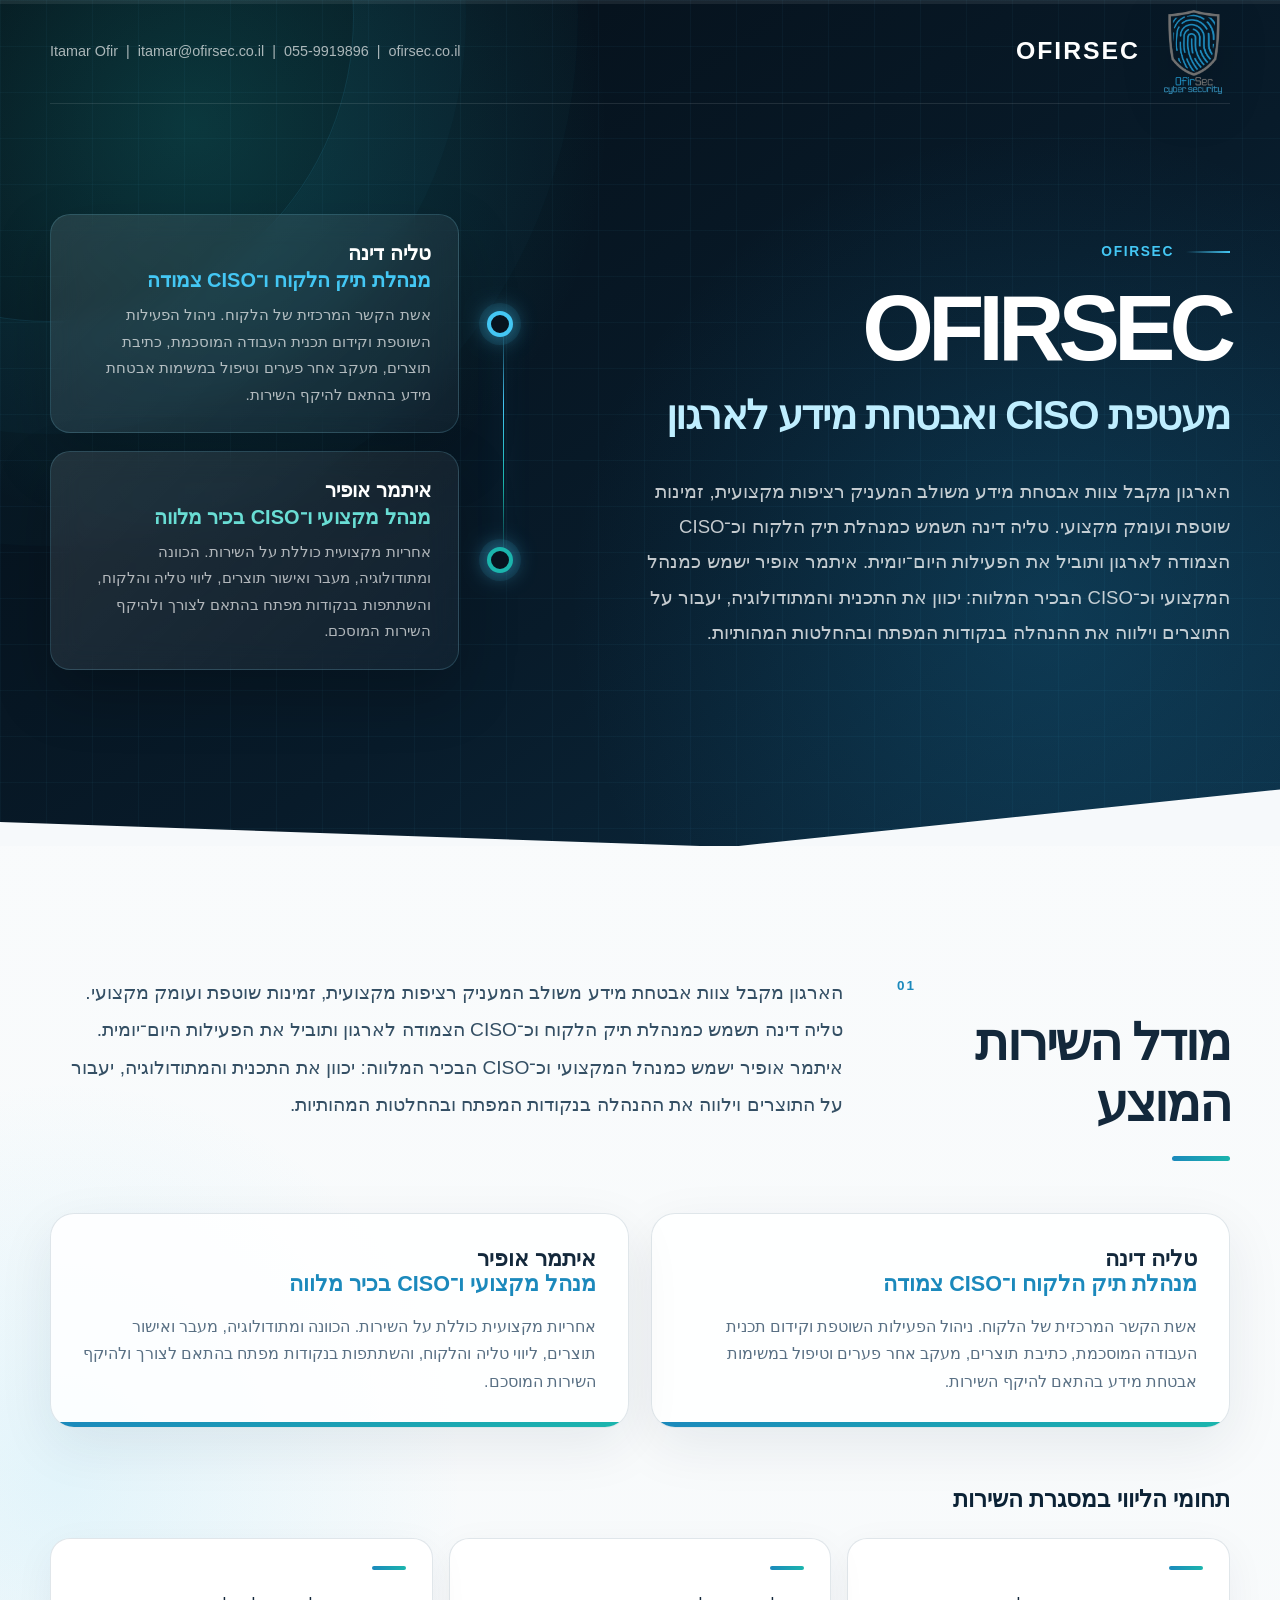
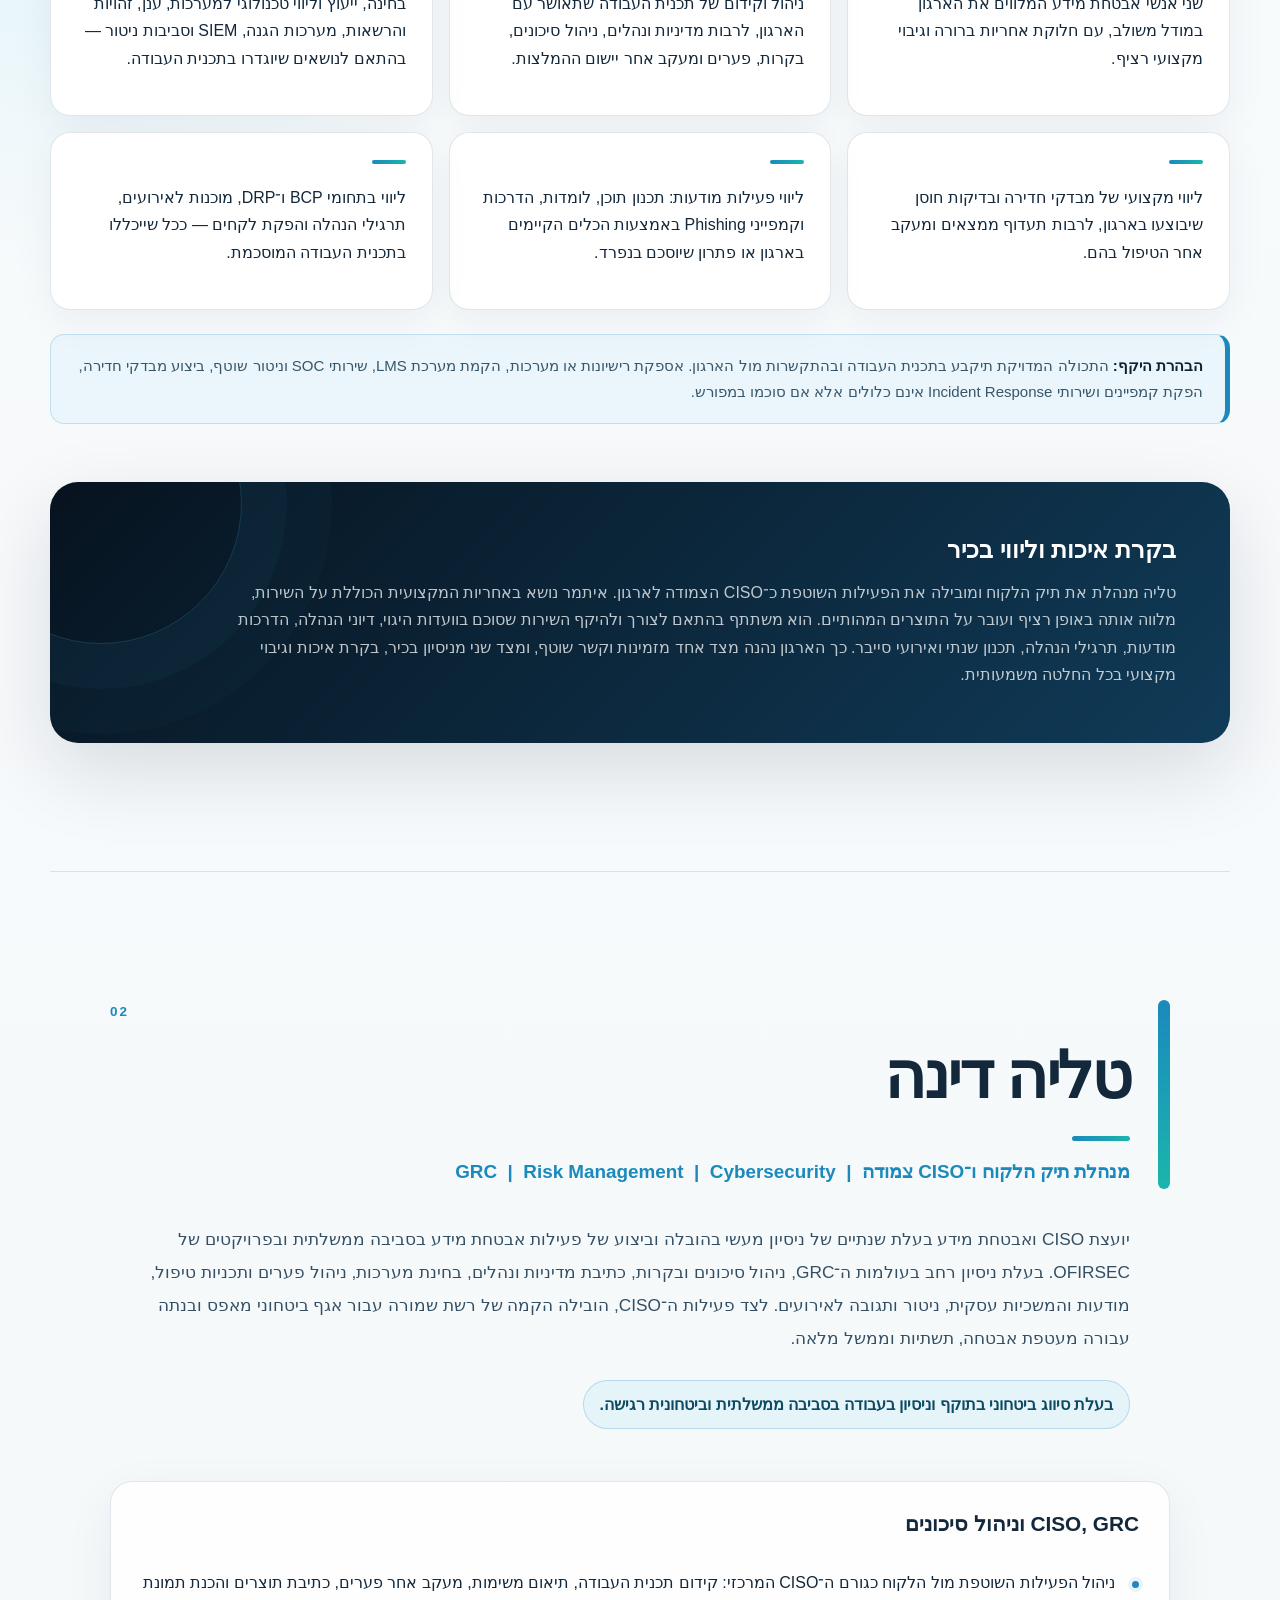
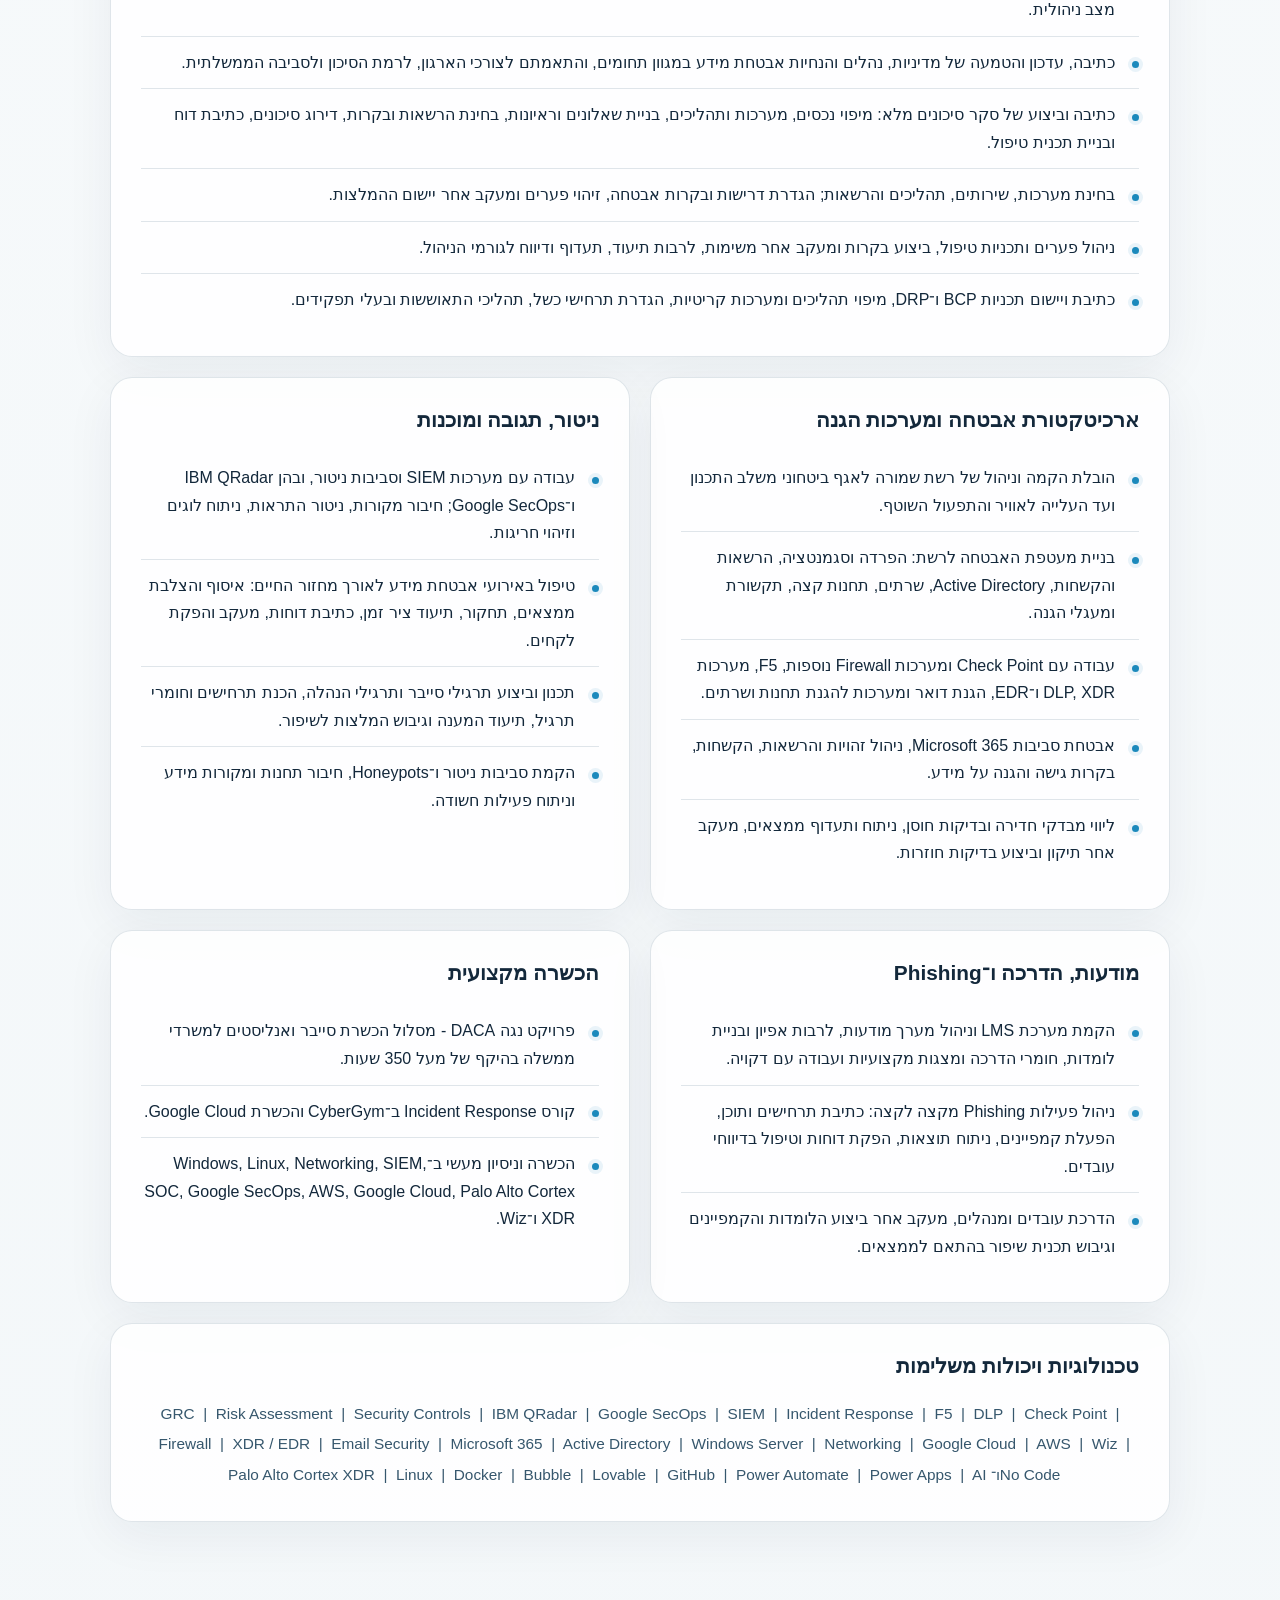
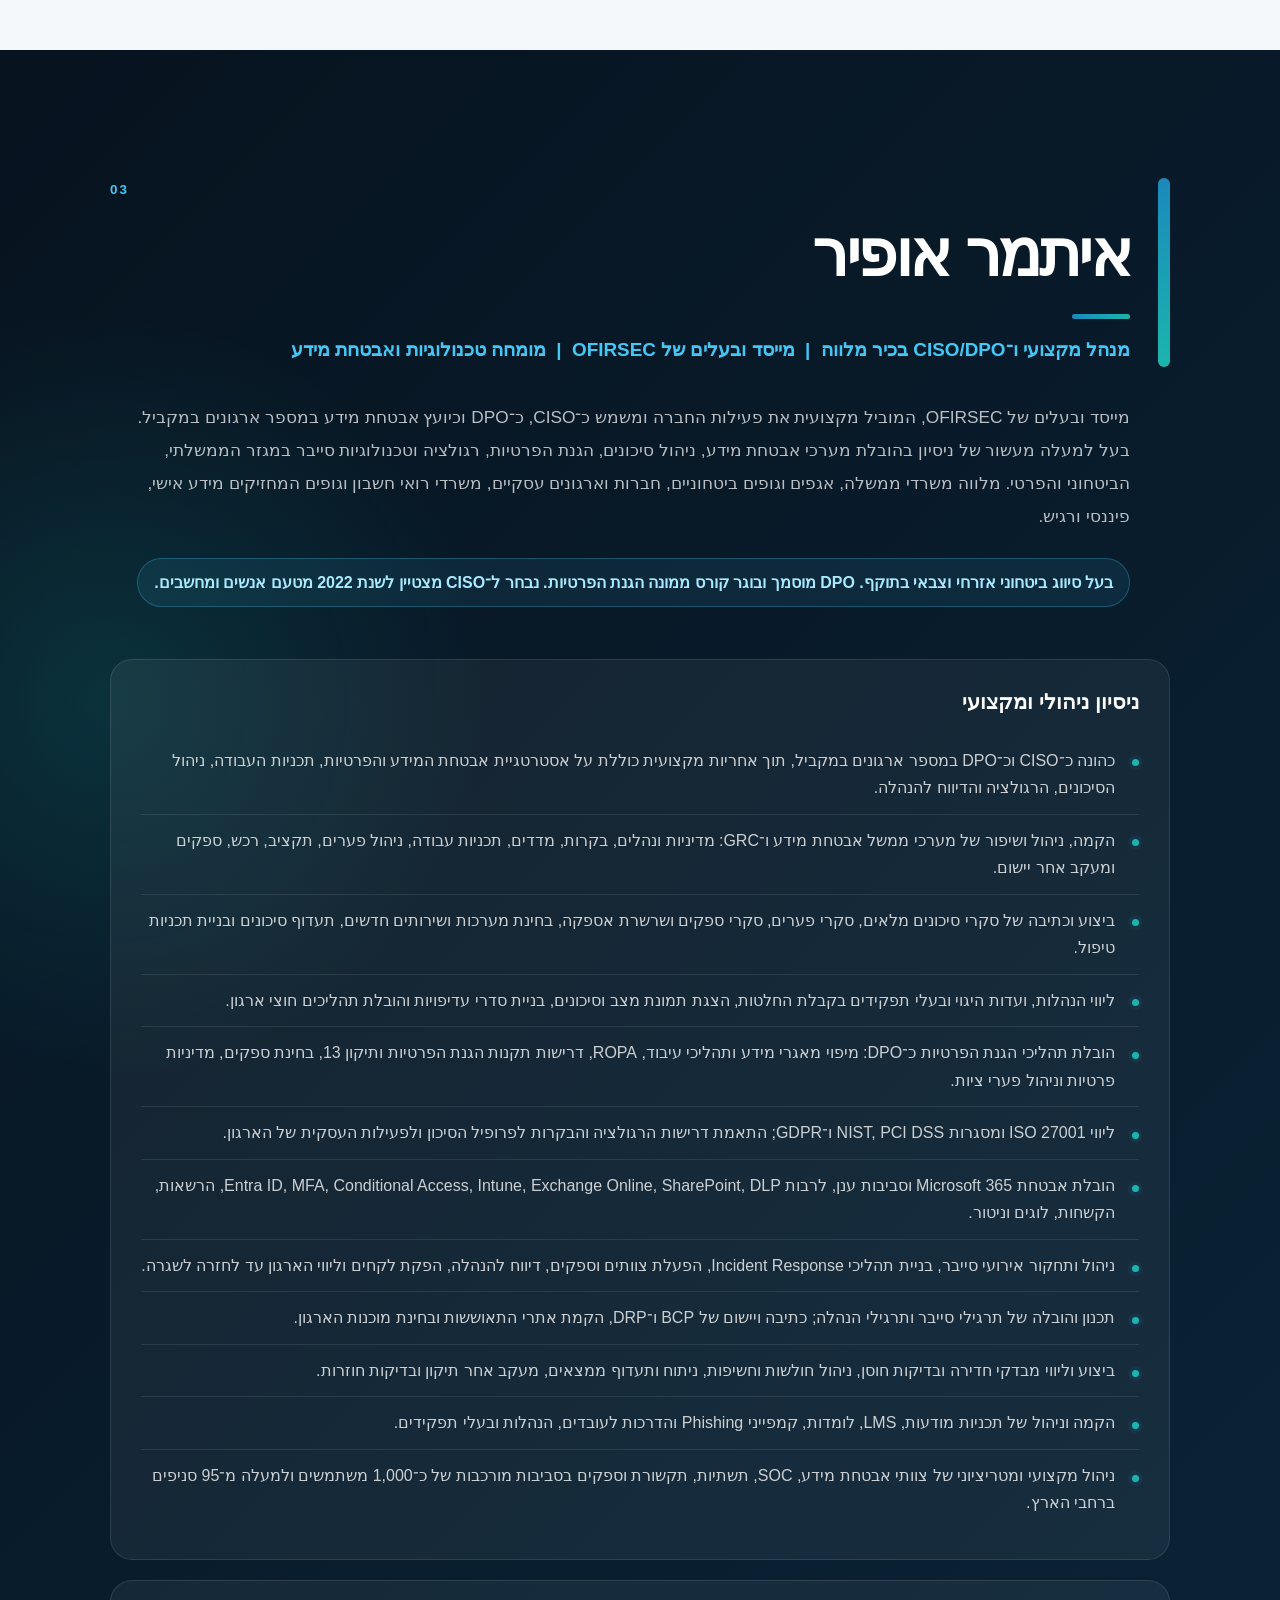
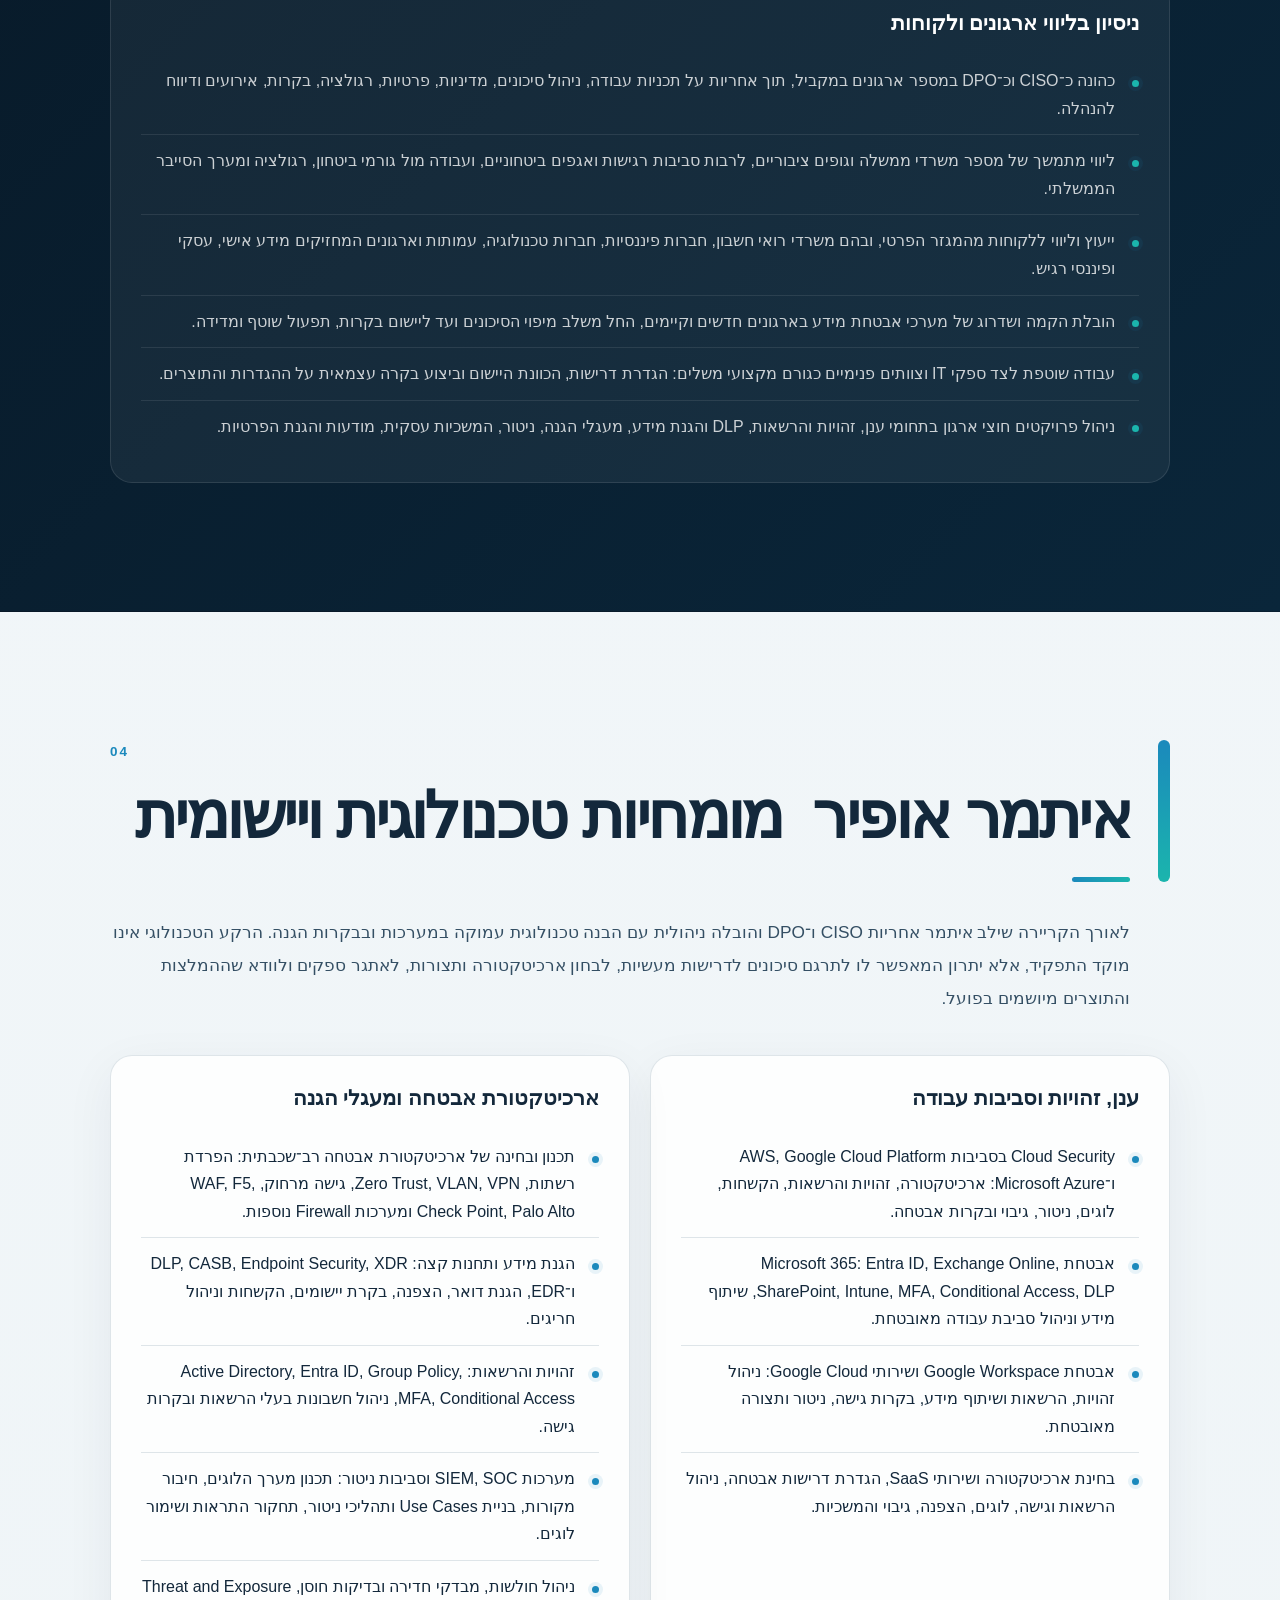
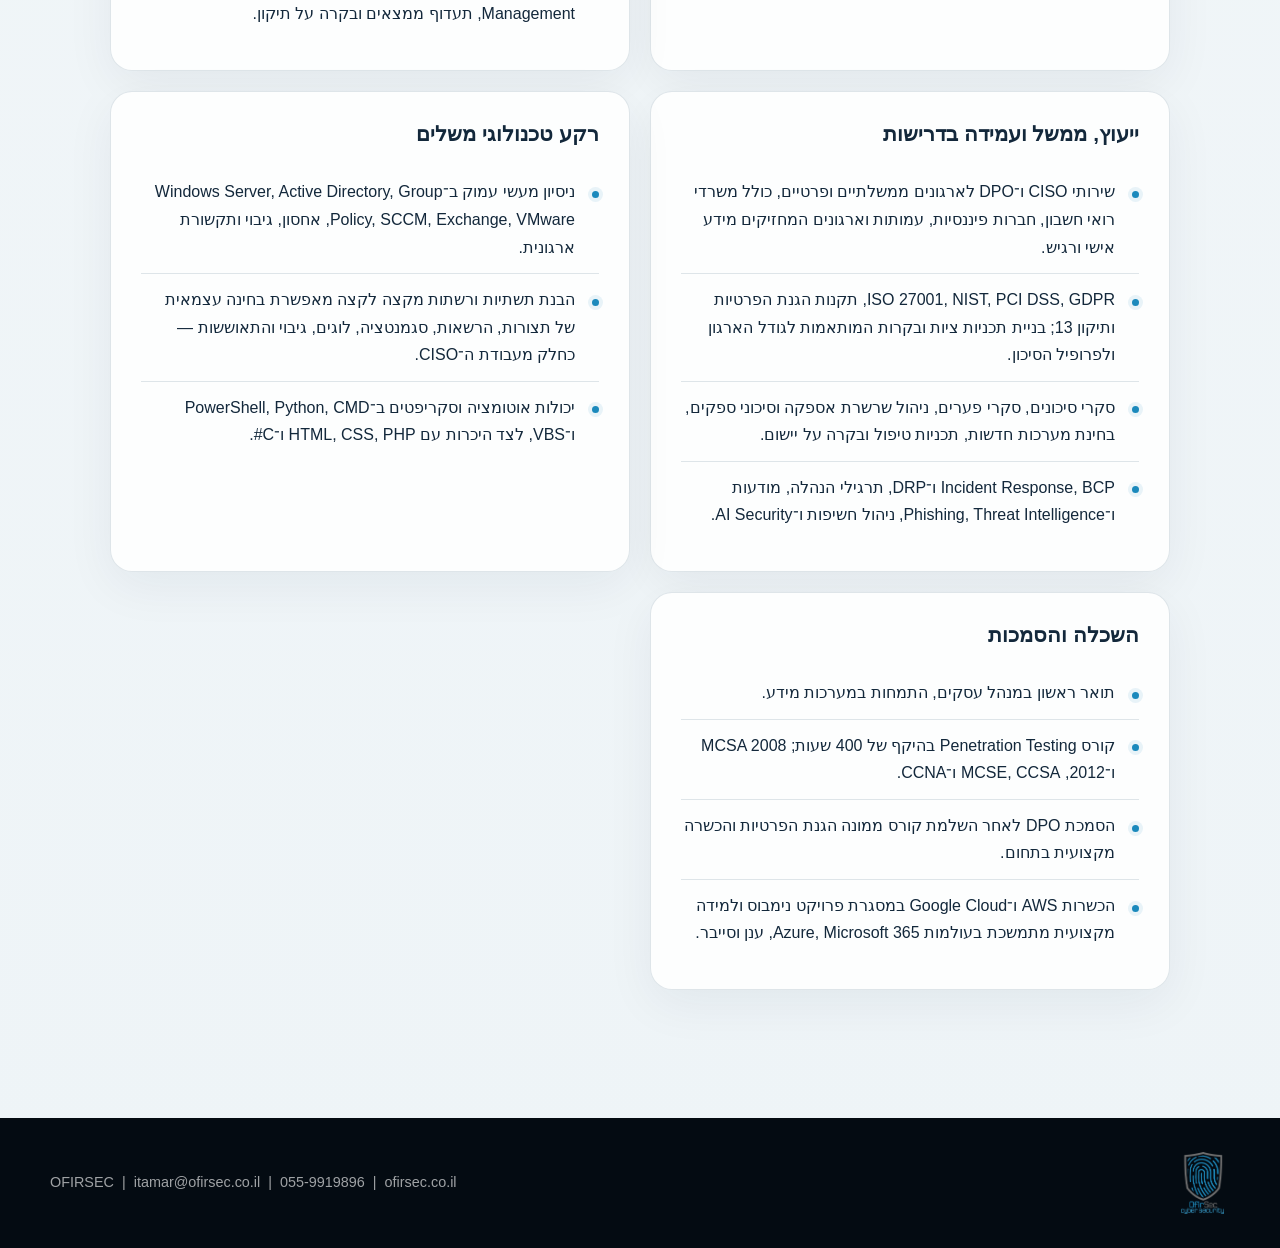
<file: OFIRSEC/CISO_As_a_Service.html>
<!doctype html>
<html lang="he" dir="rtl">
<head>
  <meta charset="utf-8">
  <meta name="viewport" content="width=device-width, initial-scale=1">
  <meta name="description" content="OFIRSEC — מעטפת CISO ואבטחת מידע לארגון">
  <meta name="theme-color" content="#07131f">
  <title>OFIRSEC — צוות CISO ואבטחת מידע</title>
  <style>
    :root {
      --ink: #13283b;
      --navy: #07131f;
      --navy-2: #0b2235;
      --blue: #1b89bc;
      --blue-2: #44c7f4;
      --teal: #1bb5ad;
      --paper: #f6f9fb;
      --white: #ffffff;
      --muted: #597084;
      --line: rgba(20, 64, 91, .13);
      --shadow: 0 28px 80px rgba(6, 24, 38, .13);
      --radius: 24px;
    }

    * { box-sizing: border-box; }
    html { scroll-behavior: smooth; }
    body {
      margin: 0;
      color: var(--ink);
      background:
        radial-gradient(circle at 5% 16%, rgba(68, 199, 244, .12), transparent 25rem),
        linear-gradient(180deg, #eef5f8 0, #f9fbfc 42rem, #eef4f7 100%);
      font-family: Arial, "Noto Sans Hebrew", sans-serif;
      font-size: 16px;
      line-height: 1.72;
      -webkit-font-smoothing: antialiased;
    }

    a { color: inherit; }
    .progress {
      position: fixed;
      inset: 0 0 auto 0;
      height: 4px;
      z-index: 50;
      background: rgba(255,255,255,.08);
    }
    .progress > span {
      display: block;
      width: 0;
      height: 100%;
      background: linear-gradient(90deg, var(--teal), var(--blue-2));
      box-shadow: 0 0 18px rgba(68,199,244,.7);
    }

    .hero {
      position: relative;
      min-height: 94vh;
      overflow: hidden;
      color: var(--white);
      background:
        linear-gradient(rgba(70, 192, 236, .045) 1px, transparent 1px),
        linear-gradient(90deg, rgba(70, 192, 236, .045) 1px, transparent 1px),
        radial-gradient(circle at 15% 15%, rgba(27,181,173,.24), transparent 26rem),
        radial-gradient(circle at 82% 72%, rgba(27,137,188,.22), transparent 30rem),
        linear-gradient(145deg, #050d15, #081b2a 58%, #0c2d43);
      background-size: 46px 46px, 46px 46px, auto, auto, auto;
    }
    .hero::before {
      content: "";
      position: absolute;
      width: 38rem;
      height: 38rem;
      border: 1px solid rgba(68,199,244,.12);
      border-radius: 50%;
      left: -16rem;
      top: -18rem;
      box-shadow: 0 0 0 7rem rgba(68,199,244,.025), 0 0 0 14rem rgba(68,199,244,.018);
    }
    .hero::after {
      content: "";
      position: absolute;
      inset: auto -8% -1px -8%;
      height: 110px;
      background: var(--paper);
      clip-path: polygon(0 74%, 56% 100%, 100% 38%, 100% 100%, 0 100%);
    }

    .topbar, .hero-inner, main, .footer-inner {
      width: min(1180px, calc(100% - 40px));
      margin-inline: auto;
    }
    .topbar {
      position: relative;
      z-index: 3;
      min-height: 104px;
      display: flex;
      align-items: center;
      justify-content: space-between;
      gap: 24px;
      border-bottom: 1px solid rgba(255,255,255,.1);
    }
    .brand {
      display: flex;
      align-items: center;
      gap: 16px;
    }
    .brand img {
      width: 74px;
      height: 84px;
      object-fit: contain;
      filter: drop-shadow(0 12px 24px rgba(0,0,0,.28));
    }
    .brand-word {
      font-size: 1.55rem;
      font-weight: 800;
      letter-spacing: .08em;
    }
    .contact {
      direction: ltr;
      font-size: .9rem;
      color: rgba(255,255,255,.66);
      white-space: nowrap;
    }

    .hero-inner {
      position: relative;
      z-index: 2;
      min-height: calc(94vh - 104px);
      display: grid;
      grid-template-columns: minmax(0, 1.1fr) minmax(340px, .9fr);
      gap: clamp(38px, 7vw, 96px);
      align-items: center;
      padding: 72px 0 138px;
    }
    .hero-copy { max-width: 720px; }
    .eyebrow {
      display: inline-flex;
      align-items: center;
      gap: 12px;
      margin-bottom: 22px;
      color: var(--blue-2);
      font-size: .86rem;
      font-weight: 800;
      letter-spacing: .12em;
    }
    .eyebrow::before {
      content: "";
      width: 44px;
      height: 2px;
      background: linear-gradient(90deg, transparent, var(--blue-2));
    }
    h1 {
      margin: 0;
      max-width: 820px;
      font-size: clamp(3.2rem, 7.2vw, 6.8rem);
      line-height: .94;
      letter-spacing: -.065em;
      font-weight: 900;
    }
    h1 span {
      display: block;
      margin-top: 20px;
      font-size: clamp(1.55rem, 3.15vw, 3rem);
      line-height: 1.18;
      letter-spacing: -.035em;
      color: #bfeeff;
    }
    .hero-intro {
      max-width: 680px;
      margin: 34px 0 0;
      font-size: clamp(1.06rem, 1.45vw, 1.27rem);
      color: rgba(255,255,255,.76);
      line-height: 1.9;
    }

    .service-visual {
      position: relative;
      min-height: 470px;
      display: grid;
      align-content: center;
      gap: 18px;
    }
    .service-visual::before {
      content: "";
      position: absolute;
      right: 37px;
      top: 25%;
      bottom: 25%;
      width: 1px;
      background: linear-gradient(transparent, var(--blue-2), var(--teal), transparent);
      box-shadow: 0 0 22px rgba(68,199,244,.55);
    }
    .role-card {
      position: relative;
      margin-right: 82px;
      padding: 25px 27px 24px;
      border: 1px solid rgba(132,218,248,.18);
      border-radius: 20px;
      background: linear-gradient(135deg, rgba(255,255,255,.105), rgba(255,255,255,.035));
      box-shadow: 0 25px 58px rgba(0,0,0,.22);
      backdrop-filter: blur(14px);
    }
    .role-card::before {
      content: "";
      position: absolute;
      right: -55px;
      top: 50%;
      width: 18px;
      height: 18px;
      border-radius: 50%;
      transform: translateY(-50%);
      background: var(--navy);
      border: 4px solid var(--blue-2);
      box-shadow: 0 0 0 8px rgba(68,199,244,.09), 0 0 22px rgba(68,199,244,.7);
    }
    .role-card:nth-child(2)::before { border-color: var(--teal); }
    .role-card h2 {
      margin: 0 0 8px;
      font-size: 1.25rem;
      line-height: 1.35;
    }
    .role-card p { margin: 0; color: rgba(255,255,255,.67); font-size: .96rem; }
    .role-card strong { color: var(--blue-2); }
    .role-card:nth-child(2) strong { color: #69ddd4; }

    main { position: relative; z-index: 4; }
    .section {
      padding: clamp(76px, 10vw, 132px) 0;
      border-bottom: 1px solid var(--line);
    }
    .section:last-child { border-bottom: 0; }
    .section-head {
      display: grid;
      grid-template-columns: minmax(240px, .42fr) minmax(0, 1fr);
      gap: 54px;
      align-items: start;
      margin-bottom: 52px;
    }
    .section-title {
      position: sticky;
      top: 42px;
    }
    .section-index {
      display: block;
      margin-bottom: 16px;
      direction: ltr;
      color: var(--blue);
      font-size: .84rem;
      font-weight: 900;
      letter-spacing: .16em;
    }
    .section h2, .section h3 { line-height: 1.18; }
    .section h2 {
      margin: 0;
      font-size: clamp(2rem, 4vw, 3.7rem);
      letter-spacing: -.04em;
    }
    .section h2::after {
      content: "";
      display: block;
      width: 58px;
      height: 5px;
      margin-top: 22px;
      border-radius: 999px;
      background: linear-gradient(90deg, var(--blue), var(--teal));
    }
    .lead {
      margin: 0;
      font-size: clamp(1.06rem, 1.5vw, 1.25rem);
      line-height: 1.95;
      color: #344f64;
    }

    .two-up {
      display: grid;
      grid-template-columns: repeat(2, minmax(0,1fr));
      gap: 22px;
    }
    .person-card {
      position: relative;
      overflow: hidden;
      min-height: 100%;
      padding: 32px;
      border: 1px solid var(--line);
      border-radius: var(--radius);
      background: rgba(255,255,255,.84);
      box-shadow: 0 18px 55px rgba(9,43,65,.08);
    }
    .person-card::after {
      content: "";
      position: absolute;
      inset: auto 0 0;
      height: 5px;
      background: linear-gradient(90deg, var(--blue), var(--teal));
    }
    .person-card h3 { margin: 0 0 16px; font-size: 1.35rem; }
    .person-card p { margin: 0; color: var(--muted); }
    .person-card .role { display: block; color: var(--blue); }

    .content-block { margin-top: 58px; }
    .content-block h3 {
      margin: 0 0 24px;
      font-size: 1.45rem;
      color: var(--navy-2);
    }
    .feature-grid {
      display: grid;
      grid-template-columns: repeat(3, minmax(0,1fr));
      gap: 16px;
      padding: 0;
      margin: 0;
      list-style: none;
    }
    .feature-grid li {
      position: relative;
      min-height: 178px;
      padding: 27px 26px 25px;
      border: 1px solid var(--line);
      border-radius: 20px;
      background: var(--white);
      box-shadow: 0 12px 40px rgba(10,43,64,.055);
    }
    .feature-grid li::before {
      content: "";
      display: block;
      width: 34px;
      height: 4px;
      margin-bottom: 20px;
      border-radius: 999px;
      background: linear-gradient(90deg, var(--blue), var(--teal));
    }
    .scope-note {
      margin: 24px 0 0;
      padding: 18px 22px;
      color: #38566a;
      border: 1px solid rgba(27,137,188,.2);
      border-right: 5px solid var(--blue);
      border-radius: 14px;
      background: rgba(68,199,244,.07);
      font-size: .94rem;
      line-height: 1.75;
    }
    .scope-note strong { color: var(--navy-2); }
    .quality {
      position: relative;
      margin-top: 58px;
      padding: clamp(30px, 5vw, 54px);
      overflow: hidden;
      color: white;
      border-radius: 28px;
      background: linear-gradient(135deg, var(--navy), #103b58);
      box-shadow: var(--shadow);
    }
    .quality::after {
      content: "";
      position: absolute;
      width: 280px;
      height: 280px;
      left: -90px;
      top: -120px;
      border-radius: 50%;
      border: 1px solid rgba(68,199,244,.2);
      box-shadow: 0 0 0 45px rgba(68,199,244,.035), 0 0 0 90px rgba(68,199,244,.025);
    }
    .quality h3 { position: relative; margin: 0 0 14px; font-size: 1.5rem; }
    .quality p { position: relative; max-width: 940px; margin: 0; color: rgba(255,255,255,.74); }

    .profile {
      width: min(1060px, 100%);
      margin-inline: auto;
    }
    .profile-header {
      display: grid;
      grid-template-columns: 12px 1fr;
      gap: 28px;
      margin-bottom: 34px;
    }
    .profile-line { border-radius: 999px; background: linear-gradient(var(--blue), var(--teal)); }
    .profile h2 { font-size: clamp(2.7rem, 5vw, 4.8rem); }
    .profile-subtitle {
      margin: 15px 0 0;
      color: var(--blue);
      font-size: clamp(1rem, 1.6vw, 1.18rem);
      font-weight: 800;
    }
    .profile-intro {
      margin: 0 40px 24px 0;
      color: #344f64;
      font-size: 1.08rem;
      line-height: 1.92;
    }
    .clearance {
      display: inline-block;
      margin: 0 40px 12px 0;
      padding: 10px 16px;
      color: #0d4961;
      border: 1px solid rgba(27,137,188,.24);
      border-radius: 999px;
      background: rgba(68,199,244,.09);
      font-weight: 800;
    }
    .profile-grid {
      display: grid;
      grid-template-columns: repeat(2, minmax(0,1fr));
      gap: 20px;
      margin-top: 40px;
    }
    .profile-block {
      padding: 30px;
      border: 1px solid var(--line);
      border-radius: 22px;
      background: rgba(255,255,255,.84);
      box-shadow: 0 14px 50px rgba(11,42,61,.06);
    }
    .profile-block.wide { grid-column: 1 / -1; }
    .profile-block h3 { margin: 0 0 20px; font-size: 1.3rem; }
    .profile-block ul { margin: 0; padding: 0; list-style: none; }
    .profile-block li {
      position: relative;
      padding: 12px 24px 12px 0;
      border-bottom: 1px solid var(--line);
    }
    .profile-block li:last-child { border-bottom: 0; }
    .profile-block li::before {
      content: "";
      position: absolute;
      right: 0;
      top: 1.55rem;
      width: 7px;
      height: 7px;
      border-radius: 50%;
      background: var(--blue);
      box-shadow: 0 0 0 4px rgba(27,137,188,.09);
    }
    .skills {
      margin: 0;
      direction: ltr;
      text-align: center;
      color: #36576d;
      font-size: .96rem;
      line-height: 2;
    }
    .dark-section {
      width: 100%;
      max-width: none;
      margin: 0;
      color: var(--white);
      background:
        radial-gradient(circle at 8% 30%, rgba(27,181,173,.17), transparent 24rem),
        linear-gradient(135deg, #07131f, #0a263a);
    }
    .dark-section .profile { width: min(1060px, calc(100% - 40px)); }
    .dark-section .profile-intro { color: rgba(255,255,255,.72); }
    .dark-section .clearance { color: #a9eaff; border-color: rgba(68,199,244,.28); background: rgba(68,199,244,.09); }
    .dark-section .profile-block {
      border-color: rgba(255,255,255,.1);
      background: rgba(255,255,255,.055);
      box-shadow: none;
    }
    .dark-section .profile-block li { color: rgba(255,255,255,.78); border-color: rgba(255,255,255,.09); }
    .dark-section .profile-block li::before { background: var(--teal); }
    .dark-section .section-index, .dark-section .profile-subtitle { color: var(--blue-2); }

    footer {
      padding: 34px 0;
      color: rgba(255,255,255,.62);
      background: #040b12;
    }
    .footer-inner {
      display: flex;
      align-items: center;
      justify-content: space-between;
      gap: 20px;
    }
    .footer-inner img { width: 55px; height: 62px; object-fit: contain; }
    .footer-contact { direction: ltr; text-align: left; font-size: .9rem; }

    [data-reveal] {
      opacity: 0;
      transform: translateY(22px);
      transition: opacity .75s ease, transform .75s ease;
    }
    [data-reveal].visible { opacity: 1; transform: none; }

    @media (max-width: 900px) {
      .topbar { min-height: 90px; }
      .brand img { width: 58px; height: 68px; }
      .brand-word { font-size: 1.2rem; }
      .contact { display: none; }
      .hero-inner { grid-template-columns: 1fr; padding-top: 58px; }
      .service-visual { min-height: auto; max-width: 680px; }
      .section-head { grid-template-columns: 1fr; gap: 26px; }
      .section-title { position: static; }
      .feature-grid { grid-template-columns: repeat(2, minmax(0,1fr)); }
      .profile-grid { grid-template-columns: 1fr; }
      .profile-block.wide { grid-column: auto; }
    }
    @media (max-width: 620px) {
      body { font-size: 16px; }
      .topbar, .hero-inner, main, .footer-inner { width: min(100% - 26px, 1180px); }
      .hero { min-height: auto; }
      .hero-inner { min-height: auto; padding-bottom: 120px; }
      h1 { font-size: 3.15rem; }
      .role-card { margin-right: 52px; padding: 22px; }
      .role-card::before { right: -40px; }
      .service-visual::before { right: 22px; }
      .two-up, .feature-grid { grid-template-columns: 1fr; }
      .feature-grid li { min-height: 0; }
      .person-card, .profile-block { padding: 24px; }
      .profile-intro, .clearance { margin-right: 0; }
      .profile-header { grid-template-columns: 8px 1fr; gap: 18px; }
      .dark-section .profile { width: min(100% - 26px, 1060px); }
      .footer-inner { align-items: flex-start; }
    }

    @media (prefers-reduced-motion: reduce) {
      html { scroll-behavior: auto; }
      [data-reveal] { opacity: 1; transform: none; transition: none; }
    }

    @media print {
      @page { size: A4; margin: 14mm; }
      body { background: white; font-size: 10pt; color: #172b3c; }
      .progress { display: none; }
      .hero { min-height: 270mm; print-color-adjust: exact; -webkit-print-color-adjust: exact; }
      .topbar, .hero-inner, main, .footer-inner { width: 100%; }
      .hero-inner { min-height: 230mm; grid-template-columns: 1fr; padding: 20mm 0 28mm; }
      .service-visual { min-height: auto; }
      h1 { font-size: 48pt; }
      .section { padding: 14mm 0; break-before: page; border: 0; }
      .section-head { margin-bottom: 9mm; }
      .section-title { position: static; }
      .feature-grid { grid-template-columns: repeat(2, 1fr); }
      .feature-grid li { min-height: 0; break-inside: avoid; }
      .profile-block, .person-card, .quality { break-inside: avoid; box-shadow: none; }
      .dark-section { margin-inline: -14mm; width: calc(100% + 28mm); padding-inline: 14mm; print-color-adjust: exact; -webkit-print-color-adjust: exact; }
      [data-reveal] { opacity: 1; transform: none; }
      footer { display: none; }
    }
  </style>
</head>
<body>
  <div class="progress" aria-hidden="true"><span></span></div>

  <header class="hero">
    <div class="topbar">
      <div class="brand">
        <img src="ofirsec-logo.png" alt="OFIRSEC">
        <span class="brand-word">OFIRSEC</span>
      </div>
      <div class="contact">Itamar Ofir&nbsp;&nbsp;|&nbsp;&nbsp;itamar@ofirsec.co.il&nbsp;&nbsp;|&nbsp;&nbsp;055-9919896&nbsp;&nbsp;|&nbsp;&nbsp;ofirsec.co.il</div>
    </div>

    <div class="hero-inner">
      <div class="hero-copy" data-reveal>
        <div class="eyebrow">OFIRSEC</div>
        <h1>OFIRSEC<span>מעטפת CISO ואבטחת מידע לארגון</span></h1>
        <p class="hero-intro">הארגון מקבל צוות אבטחת מידע משולב המעניק רציפות מקצועית, זמינות שוטפת ועומק מקצועי. טליה דינה תשמש כמנהלת תיק הלקוח וכ־CISO הצמודה לארגון ותוביל את הפעילות היום־יומית. איתמר אופיר ישמש כמנהל המקצועי וכ־CISO הבכיר המלווה: יכוון את התכנית והמתודולוגיה, יעבור על התוצרים וילווה את ההנהלה בנקודות המפתח ובהחלטות המהותיות.</p>
      </div>

      <div class="service-visual" aria-label="מודל השירות המוצע" data-reveal>
        <article class="role-card">
          <h2>טליה דינה<br><strong>מנהלת תיק הלקוח ו־CISO צמודה</strong></h2>
          <p>אשת הקשר המרכזית של הלקוח. ניהול הפעילות השוטפת וקידום תכנית העבודה המוסכמת, כתיבת תוצרים, מעקב אחר פערים וטיפול במשימות אבטחת מידע בהתאם להיקף השירות.</p>
        </article>
        <article class="role-card">
          <h2>איתמר אופיר<br><strong>מנהל מקצועי ו־CISO בכיר מלווה</strong></h2>
          <p>אחריות מקצועית כוללת על השירות. הכוונה ומתודולוגיה, מעבר ואישור תוצרים, ליווי טליה והלקוח, והשתתפות בנקודות מפתח בהתאם לצורך ולהיקף השירות המוסכם.</p>
        </article>
      </div>
    </div>
  </header>

  <main>
    <section class="section" id="service">
      <div class="section-head" data-reveal>
        <div class="section-title">
          <span class="section-index">01</span>
          <h2>מודל השירות המוצע</h2>
        </div>
        <p class="lead">הארגון מקבל צוות אבטחת מידע משולב המעניק רציפות מקצועית, זמינות שוטפת ועומק מקצועי. טליה דינה תשמש כמנהלת תיק הלקוח וכ־CISO הצמודה לארגון ותוביל את הפעילות היום־יומית. איתמר אופיר ישמש כמנהל המקצועי וכ־CISO הבכיר המלווה: יכוון את התכנית והמתודולוגיה, יעבור על התוצרים וילווה את ההנהלה בנקודות המפתח ובהחלטות המהותיות.</p>
      </div>

      <div class="two-up" data-reveal>
        <article class="person-card">
          <h3>טליה דינה <span class="role">מנהלת תיק הלקוח ו־CISO צמודה</span></h3>
          <p>אשת הקשר המרכזית של הלקוח. ניהול הפעילות השוטפת וקידום תכנית העבודה המוסכמת, כתיבת תוצרים, מעקב אחר פערים וטיפול במשימות אבטחת מידע בהתאם להיקף השירות.</p>
        </article>
        <article class="person-card">
          <h3>איתמר אופיר <span class="role">מנהל מקצועי ו־CISO בכיר מלווה</span></h3>
          <p>אחריות מקצועית כוללת על השירות. הכוונה ומתודולוגיה, מעבר ואישור תוצרים, ליווי טליה והלקוח, והשתתפות בנקודות מפתח בהתאם לצורך ולהיקף השירות המוסכם.</p>
        </article>
      </div>

      <div class="content-block" data-reveal>
        <h3>תחומי הליווי במסגרת השירות</h3>
        <ul class="feature-grid">
          <li>שני אנשי אבטחת מידע המלווים את הארגון במודל משולב, עם חלוקת אחריות ברורה וגיבוי מקצועי רציף.</li>
          <li>ניהול וקידום של תכנית העבודה שתאושר עם הארגון, לרבות מדיניות ונהלים, ניהול סיכונים, בקרות, פערים ומעקב אחר יישום ההמלצות.</li>
          <li>בחינה, ייעוץ וליווי טכנולוגי למערכות, ענן, זהויות והרשאות, מערכות הגנה, SIEM וסביבות ניטור — בהתאם לנושאים שיוגדרו בתכנית העבודה.</li>
          <li>ליווי מקצועי של מבדקי חדירה ובדיקות חוסן שיבוצעו בארגון, לרבות תעדוף ממצאים ומעקב אחר הטיפול בהם.</li>
          <li>ליווי פעילות מודעות: תכנון תוכן, לומדות, הדרכות וקמפייני Phishing באמצעות הכלים הקיימים בארגון או פתרון שיוסכם בנפרד.</li>
          <li>ליווי בתחומי BCP ו־DRP, מוכנות לאירועים, תרגילי הנהלה והפקת לקחים — ככל שייכללו בתכנית העבודה המוסכמת.</li>
        </ul>
        <p class="scope-note"><strong>הבהרת היקף:</strong> התכולה המדויקת תיקבע בתכנית העבודה ובהתקשרות מול הארגון. אספקת רישיונות או מערכות, הקמת מערכת LMS, שירותי SOC וניטור שוטף, ביצוע מבדקי חדירה, הפקת קמפיינים ושירותי Incident Response אינם כלולים אלא אם סוכמו במפורש.</p>
      </div>

      <aside class="quality" data-reveal>
        <h3>בקרת איכות וליווי בכיר</h3>
        <p>טליה מנהלת את תיק הלקוח ומובילה את הפעילות השוטפת כ־CISO הצמודה לארגון. איתמר נושא באחריות המקצועית הכוללת על השירות, מלווה אותה באופן רציף ועובר על התוצרים המהותיים. הוא משתתף בהתאם לצורך ולהיקף השירות שסוכם בוועדות היגוי, דיוני הנהלה, הדרכות מודעות, תרגילי הנהלה, תכנון שנתי ואירועי סייבר. כך הארגון נהנה מצד אחד מזמינות וקשר שוטף, ומצד שני מניסיון בכיר, בקרת איכות וגיבוי מקצועי בכל החלטה משמעותית.</p>
      </aside>
    </section>

    <section class="section profile" id="talya">
      <header class="profile-header" data-reveal>
        <div class="profile-line" aria-hidden="true"></div>
        <div>
          <span class="section-index">02</span>
          <h2>טליה דינה</h2>
          <p class="profile-subtitle">מנהלת תיק הלקוח ו־CISO צמודה&nbsp;&nbsp;|&nbsp;&nbsp;GRC&nbsp;&nbsp;|&nbsp;&nbsp;Risk Management&nbsp;&nbsp;|&nbsp;&nbsp;Cybersecurity</p>
        </div>
      </header>
      <p class="profile-intro" data-reveal>יועצת CISO ואבטחת מידע בעלת שנתיים של ניסיון מעשי בהובלה וביצוע של פעילות אבטחת מידע בסביבה ממשלתית ובפרויקטים של OFIRSEC. בעלת ניסיון רחב בעולמות ה־GRC, ניהול סיכונים ובקרות, כתיבת מדיניות ונהלים, בחינת מערכות, ניהול פערים ותכניות טיפול, מודעות והמשכיות עסקית, ניטור ותגובה לאירועים. לצד פעילות ה־CISO, הובילה הקמה של רשת שמורה עבור אגף ביטחוני מאפס ובנתה עבורה מעטפת אבטחה, תשתיות וממשל מלאה.</p>
      <p class="clearance" data-reveal>בעלת סיווג ביטחוני בתוקף וניסיון בעבודה בסביבה ממשלתית וביטחונית רגישה.</p>

      <div class="profile-grid">
        <article class="profile-block wide" data-reveal>
          <h3>CISO, GRC וניהול סיכונים</h3>
          <ul>
            <li>ניהול הפעילות השוטפת מול הלקוח כגורם ה־CISO המרכזי: קידום תכנית העבודה, תיאום משימות, מעקב אחר פערים, כתיבת תוצרים והכנת תמונת מצב ניהולית.</li>
            <li>כתיבה, עדכון והטמעה של מדיניות, נהלים והנחיות אבטחת מידע במגוון תחומים, והתאמתם לצורכי הארגון, לרמת הסיכון ולסביבה הממשלתית.</li>
            <li>כתיבה וביצוע של סקר סיכונים מלא: מיפוי נכסים, מערכות ותהליכים, בניית שאלונים וראיונות, בחינת הרשאות ובקרות, דירוג סיכונים, כתיבת דוח ובניית תכנית טיפול.</li>
            <li>בחינת מערכות, שירותים, תהליכים והרשאות; הגדרת דרישות ובקרות אבטחה, זיהוי פערים ומעקב אחר יישום ההמלצות.</li>
            <li>ניהול פערים ותכניות טיפול, ביצוע בקרות ומעקב אחר משימות, לרבות תיעוד, תעדוף ודיווח לגורמי הניהול.</li>
            <li>כתיבת ויישום תכניות BCP ו־DRP, מיפוי תהליכים ומערכות קריטיות, הגדרת תרחישי כשל, תהליכי התאוששות ובעלי תפקידים.</li>
          </ul>
        </article>
        <article class="profile-block" data-reveal>
          <h3>ארכיטקטורת אבטחה ומערכות הגנה</h3>
          <ul>
            <li>הובלת הקמה וניהול של רשת שמורה לאגף ביטחוני משלב התכנון ועד העלייה לאוויר והתפעול השוטף.</li>
            <li>בניית מעטפת האבטחה לרשת: הפרדה וסגמנטציה, הרשאות והקשחות, Active Directory, שרתים, תחנות קצה, תקשורת ומעגלי הגנה.</li>
            <li>עבודה עם Check Point ומערכות Firewall נוספות, F5, מערכות DLP, XDR ו־EDR, הגנת דואר ומערכות להגנת תחנות ושרתים.</li>
            <li>אבטחת סביבות Microsoft 365, ניהול זהויות והרשאות, הקשחות, בקרות גישה והגנה על מידע.</li>
            <li>ליווי מבדקי חדירה ובדיקות חוסן, ניתוח ותעדוף ממצאים, מעקב אחר תיקון וביצוע בדיקות חוזרות.</li>
          </ul>
        </article>
        <article class="profile-block" data-reveal>
          <h3>ניטור, תגובה ומוכנות</h3>
          <ul>
            <li>עבודה עם מערכות SIEM וסביבות ניטור, ובהן IBM QRadar ו־Google SecOps; חיבור מקורות, ניטור התראות, ניתוח לוגים וזיהוי חריגות.</li>
            <li>טיפול באירועי אבטחת מידע לאורך מחזור החיים: איסוף והצלבת ממצאים, תחקור, תיעוד ציר זמן, כתיבת דוחות, מעקב והפקת לקחים.</li>
            <li>תכנון וביצוע תרגילי סייבר ותרגילי הנהלה, הכנת תרחישים וחומרי תרגיל, תיעוד המענה וגיבוש המלצות לשיפור.</li>
            <li>הקמת סביבות ניטור ו־Honeypots, חיבור תחנות ומקורות מידע וניתוח פעילות חשודה.</li>
          </ul>
        </article>
        <article class="profile-block" data-reveal>
          <h3>מודעות, הדרכה ו־Phishing</h3>
          <ul>
            <li>הקמת מערכת LMS וניהול מערך מודעות, לרבות אפיון ובניית לומדות, חומרי הדרכה ומצגות מקצועיות ועבודה עם דקויה.</li>
            <li>ניהול פעילות Phishing מקצה לקצה: כתיבת תרחישים ותוכן, הפעלת קמפיינים, ניתוח תוצאות, הפקת דוחות וטיפול בדיווחי עובדים.</li>
            <li>הדרכת עובדים ומנהלים, מעקב אחר ביצוע הלומדות והקמפיינים וגיבוש תכנית שיפור בהתאם לממצאים.</li>
          </ul>
        </article>
        <article class="profile-block" data-reveal>
          <h3>הכשרה מקצועית</h3>
          <ul>
            <li>פרויקט נגה DACA - מסלול הכשרת סייבר ואנליסטים למשרדי ממשלה בהיקף של מעל 350 שעות.</li>
            <li>קורס Incident Response ב־CyberGym והכשרת Google Cloud.</li>
            <li>הכשרה וניסיון מעשי ב־Windows, Linux, Networking, SIEM, SOC, Google SecOps, AWS, Google Cloud, Palo Alto Cortex XDR ו־Wiz.</li>
          </ul>
        </article>
        <article class="profile-block wide" data-reveal>
          <h3>טכנולוגיות ויכולות משלימות</h3>
          <p class="skills">GRC&nbsp;&nbsp;|&nbsp;&nbsp;Risk Assessment&nbsp;&nbsp;|&nbsp;&nbsp;Security Controls&nbsp;&nbsp;|&nbsp;&nbsp;IBM QRadar&nbsp;&nbsp;|&nbsp;&nbsp;Google SecOps&nbsp;&nbsp;|&nbsp;&nbsp;SIEM&nbsp;&nbsp;|&nbsp;&nbsp;Incident Response&nbsp;&nbsp;|&nbsp;&nbsp;F5&nbsp;&nbsp;|&nbsp;&nbsp;DLP&nbsp;&nbsp;|&nbsp;&nbsp;Check Point&nbsp;&nbsp;|&nbsp;&nbsp;Firewall&nbsp;&nbsp;|&nbsp;&nbsp;XDR / EDR&nbsp;&nbsp;|&nbsp;&nbsp;Email Security&nbsp;&nbsp;|&nbsp;&nbsp;Microsoft 365&nbsp;&nbsp;|&nbsp;&nbsp;Active Directory&nbsp;&nbsp;|&nbsp;&nbsp;Windows Server&nbsp;&nbsp;|&nbsp;&nbsp;Networking&nbsp;&nbsp;|&nbsp;&nbsp;Google Cloud&nbsp;&nbsp;|&nbsp;&nbsp;AWS&nbsp;&nbsp;|&nbsp;&nbsp;Wiz&nbsp;&nbsp;|&nbsp;&nbsp;Palo Alto Cortex XDR&nbsp;&nbsp;|&nbsp;&nbsp;Linux&nbsp;&nbsp;|&nbsp;&nbsp;Docker&nbsp;&nbsp;|&nbsp;&nbsp;Bubble&nbsp;&nbsp;|&nbsp;&nbsp;Lovable&nbsp;&nbsp;|&nbsp;&nbsp;GitHub&nbsp;&nbsp;|&nbsp;&nbsp;Power Automate&nbsp;&nbsp;|&nbsp;&nbsp;Power Apps&nbsp;&nbsp;|&nbsp;&nbsp;AI ו־No Code</p>
        </article>
      </div>
    </section>
  </main>

  <section class="section dark-section" id="itamar">
    <div class="profile">
      <header class="profile-header" data-reveal>
        <div class="profile-line" aria-hidden="true"></div>
        <div>
          <span class="section-index">03</span>
          <h2>איתמר אופיר</h2>
          <p class="profile-subtitle">מנהל מקצועי ו־CISO/DPO בכיר מלווה&nbsp;&nbsp;|&nbsp;&nbsp;מייסד ובעלים של OFIRSEC&nbsp;&nbsp;|&nbsp;&nbsp;מומחה טכנולוגיות ואבטחת מידע</p>
        </div>
      </header>
      <p class="profile-intro" data-reveal>מייסד ובעלים של OFIRSEC, המוביל מקצועית את פעילות החברה ומשמש כ־CISO, כ־DPO וכיועץ אבטחת מידע במספר ארגונים במקביל. בעל למעלה מעשור של ניסיון בהובלת מערכי אבטחת מידע, ניהול סיכונים, הגנת הפרטיות, רגולציה וטכנולוגיות סייבר במגזר הממשלתי, הביטחוני והפרטי. מלווה משרדי ממשלה, אגפים וגופים ביטחוניים, חברות וארגונים עסקיים, משרדי רואי חשבון וגופים המחזיקים מידע אישי, פיננסי ורגיש.</p>
      <p class="clearance" data-reveal>בעל סיווג ביטחוני אזרחי וצבאי בתוקף. DPO מוסמך ובוגר קורס ממונה הגנת הפרטיות. נבחר ל־CISO מצטיין לשנת 2022 מטעם אנשים ומחשבים.</p>

      <div class="profile-grid">
        <article class="profile-block wide" data-reveal>
          <h3>ניסיון ניהולי ומקצועי</h3>
          <ul>
            <li>כהונה כ־CISO וכ־DPO במספר ארגונים במקביל, תוך אחריות מקצועית כוללת על אסטרטגיית אבטחת המידע והפרטיות, תכניות העבודה, ניהול הסיכונים, הרגולציה והדיווח להנהלה.</li>
            <li>הקמה, ניהול ושיפור של מערכי ממשל אבטחת מידע ו־GRC: מדיניות ונהלים, בקרות, מדדים, תכניות עבודה, ניהול פערים, תקציב, רכש, ספקים ומעקב אחר יישום.</li>
            <li>ביצוע וכתיבה של סקרי סיכונים מלאים, סקרי פערים, סקרי ספקים ושרשרת אספקה, בחינת מערכות ושירותים חדשים, תעדוף סיכונים ובניית תכניות טיפול.</li>
            <li>ליווי הנהלות, ועדות היגוי ובעלי תפקידים בקבלת החלטות, הצגת תמונת מצב וסיכונים, בניית סדרי עדיפויות והובלת תהליכים חוצי ארגון.</li>
            <li>הובלת תהליכי הגנת הפרטיות כ־DPO: מיפוי מאגרי מידע ותהליכי עיבוד, ROPA, דרישות תקנות הגנת הפרטיות ותיקון 13, בחינת ספקים, מדיניות פרטיות וניהול פערי ציות.</li>
            <li>ליווי ISO 27001 ומסגרות NIST, PCI DSS ו־GDPR; התאמת דרישות הרגולציה והבקרות לפרופיל הסיכון ולפעילות העסקית של הארגון.</li>
            <li>הובלת אבטחת Microsoft 365 וסביבות ענן, לרבות Entra ID, MFA, Conditional Access, Intune, Exchange Online, SharePoint, DLP, הרשאות, הקשחות, לוגים וניטור.</li>
            <li>ניהול ותחקור אירועי סייבר, בניית תהליכי Incident Response, הפעלת צוותים וספקים, דיווח להנהלה, הפקת לקחים וליווי הארגון עד לחזרה לשגרה.</li>
            <li>תכנון והובלה של תרגילי סייבר ותרגילי הנהלה; כתיבה ויישום של BCP ו־DRP, הקמת אתרי התאוששות ובחינת מוכנות הארגון.</li>
            <li>ביצוע וליווי מבדקי חדירה ובדיקות חוסן, ניהול חולשות וחשיפות, ניתוח ותעדוף ממצאים, מעקב אחר תיקון ובדיקות חוזרות.</li>
            <li>הקמה וניהול של תכניות מודעות, LMS, לומדות, קמפייני Phishing והדרכות לעובדים, הנהלות ובעלי תפקידים.</li>
            <li>ניהול מקצועי ומטריציוני של צוותי אבטחת מידע, SOC, תשתיות, תקשורת וספקים בסביבות מורכבות של כ־1,000 משתמשים ולמעלה מ־95 סניפים ברחבי הארץ.</li>
          </ul>
        </article>
        <article class="profile-block wide" data-reveal>
          <h3>ניסיון בליווי ארגונים ולקוחות</h3>
          <ul>
            <li>כהונה כ־CISO וכ־DPO במספר ארגונים במקביל, תוך אחריות על תכניות עבודה, ניהול סיכונים, מדיניות, פרטיות, רגולציה, בקרות, אירועים ודיווח להנהלה.</li>
            <li>ליווי מתמשך של מספר משרדי ממשלה וגופים ציבוריים, לרבות סביבות רגישות ואגפים ביטחוניים, ועבודה מול גורמי ביטחון, רגולציה ומערך הסייבר הממשלתי.</li>
            <li>ייעוץ וליווי ללקוחות מהמגזר הפרטי, ובהם משרדי רואי חשבון, חברות פיננסיות, חברות טכנולוגיה, עמותות וארגונים המחזיקים מידע אישי, עסקי ופיננסי רגיש.</li>
            <li>הובלת הקמה ושדרוג של מערכי אבטחת מידע בארגונים חדשים וקיימים, החל משלב מיפוי הסיכונים ועד ליישום בקרות, תפעול שוטף ומדידה.</li>
            <li>עבודה שוטפת לצד ספקי IT וצוותים פנימיים כגורם מקצועי משלים: הגדרת דרישות, הכוונת היישום וביצוע בקרה עצמאית על ההגדרות והתוצרים.</li>
            <li>ניהול פרויקטים חוצי ארגון בתחומי ענן, זהויות והרשאות, DLP והגנת מידע, מעגלי הגנה, ניטור, המשכיות עסקית, מודעות והגנת הפרטיות.</li>
          </ul>
        </article>
      </div>
    </div>
  </section>

  <main>
    <section class="section profile" id="expertise">
      <header class="profile-header" data-reveal>
        <div class="profile-line" aria-hidden="true"></div>
        <div>
          <span class="section-index">04</span>
          <h2>איתמר אופיר&nbsp;&nbsp;מומחיות טכנולוגית ויישומית</h2>
        </div>
      </header>
      <p class="profile-intro" data-reveal>לאורך הקריירה שילב איתמר אחריות CISO ו־DPO והובלה ניהולית עם הבנה טכנולוגית עמוקה במערכות ובבקרות הגנה. הרקע הטכנולוגי אינו מוקד התפקיד, אלא יתרון המאפשר לו לתרגם סיכונים לדרישות מעשיות, לבחון ארכיטקטורה ותצורות, לאתגר ספקים ולוודא שההמלצות והתוצרים מיושמים בפועל.</p>

      <div class="profile-grid">
        <article class="profile-block" data-reveal>
          <h3>ענן, זהויות וסביבות עבודה</h3>
          <ul>
            <li>Cloud Security בסביבות AWS, Google Cloud Platform ו־Microsoft Azure: ארכיטקטורה, זהויות והרשאות, הקשחות, לוגים, ניטור, גיבוי ובקרות אבטחה.</li>
            <li>אבטחת Microsoft 365: Entra ID, Exchange Online, SharePoint, Intune, MFA, Conditional Access, DLP, שיתוף מידע וניהול סביבת עבודה מאובטחת.</li>
            <li>אבטחת Google Workspace ושירותי Google Cloud: ניהול זהויות, הרשאות ושיתוף מידע, בקרות גישה, ניטור ותצורה מאובטחת.</li>
            <li>בחינת ארכיטקטורה ושירותי SaaS, הגדרת דרישות אבטחה, ניהול הרשאות וגישה, לוגים, הצפנה, גיבוי והמשכיות.</li>
          </ul>
        </article>
        <article class="profile-block" data-reveal>
          <h3>ארכיטקטורת אבטחה ומעגלי הגנה</h3>
          <ul>
            <li>תכנון ובחינה של ארכיטקטורת אבטחה רב־שכבתית: הפרדת רשתות, Zero Trust, VLAN, VPN, גישה מרחוק, WAF, F5, Check Point, Palo Alto ומערכות Firewall נוספות.</li>
            <li>הגנת מידע ותחנות קצה: DLP, CASB, Endpoint Security, XDR ו־EDR, הגנת דואר, הצפנה, בקרת יישומים, הקשחות וניהול חריגים.</li>
            <li>זהויות והרשאות: Active Directory, Entra ID, Group Policy, MFA, Conditional Access, ניהול חשבונות בעלי הרשאות ובקרות גישה.</li>
            <li>מערכות SIEM, SOC וסביבות ניטור: תכנון מערך הלוגים, חיבור מקורות, בניית Use Cases ותהליכי ניטור, תחקור התראות ושימור לוגים.</li>
            <li>ניהול חולשות, מבדקי חדירה ובדיקות חוסן, Threat and Exposure Management, תעדוף ממצאים ובקרה על תיקון.</li>
          </ul>
        </article>
        <article class="profile-block" data-reveal>
          <h3>ייעוץ, ממשל ועמידה בדרישות</h3>
          <ul>
            <li>שירותי CISO ו־DPO לארגונים ממשלתיים ופרטיים, כולל משרדי רואי חשבון, חברות פיננסיות, עמותות וארגונים המחזיקים מידע אישי ורגיש.</li>
            <li>ISO 27001, NIST, PCI DSS, GDPR, תקנות הגנת הפרטיות ותיקון 13; בניית תכניות ציות ובקרות המותאמות לגודל הארגון ולפרופיל הסיכון.</li>
            <li>סקרי סיכונים, סקרי פערים, ניהול שרשרת אספקה וסיכוני ספקים, בחינת מערכות חדשות, תכניות טיפול ובקרה על יישום.</li>
            <li>Incident Response, BCP ו־DRP, תרגילי הנהלה, מודעות ו־Phishing, Threat Intelligence, ניהול חשיפות ו־AI Security.</li>
          </ul>
        </article>
        <article class="profile-block" data-reveal>
          <h3>רקע טכנולוגי משלים</h3>
          <ul>
            <li>ניסיון מעשי עמוק ב־Windows Server, Active Directory, Group Policy, SCCM, Exchange, VMware, אחסון, גיבוי ותקשורת ארגונית.</li>
            <li>הבנת תשתיות ורשתות מקצה לקצה מאפשרת בחינה עצמאית של תצורות, הרשאות, סגמנטציה, לוגים, גיבוי והתאוששות — כחלק מעבודת ה־CISO.</li>
            <li>יכולות אוטומציה וסקריפטים ב־PowerShell, Python, CMD ו־VBS, לצד היכרות עם HTML, CSS, PHP ו־C#.</li>
          </ul>
        </article>
        <article class="profile-block" data-reveal>
          <h3>השכלה והסמכות</h3>
          <ul>
            <li>תואר ראשון במנהל עסקים, התמחות במערכות מידע.</li>
            <li>קורס Penetration Testing בהיקף של 400 שעות; MCSA 2008 ו־2012, MCSE, CCSA ו־CCNA.</li>
            <li>הסמכת DPO לאחר השלמת קורס ממונה הגנת הפרטיות והכשרה מקצועית בתחום.</li>
            <li>הכשרות AWS ו־Google Cloud במסגרת פרויקט נימבוס ולמידה מקצועית מתמשכת בעולמות Azure, Microsoft 365, ענן וסייבר.</li>
          </ul>
        </article>
      </div>
    </section>
  </main>

  <footer>
    <div class="footer-inner">
      <img src="ofirsec-logo.png" alt="OFIRSEC">
      <div class="footer-contact">OFIRSEC&nbsp;&nbsp;|&nbsp;&nbsp;itamar@ofirsec.co.il&nbsp;&nbsp;|&nbsp;&nbsp;055-9919896&nbsp;&nbsp;|&nbsp;&nbsp;ofirsec.co.il</div>
    </div>
  </footer>

  <script>
    const progress = document.querySelector('.progress span');
    const updateProgress = () => {
      const max = document.documentElement.scrollHeight - innerHeight;
      progress.style.width = `${max > 0 ? (scrollY / max) * 100 : 0}%`;
    };
    addEventListener('scroll', updateProgress, { passive: true });
    updateProgress();

    const reveal = new IntersectionObserver((entries) => {
      entries.forEach((entry) => {
        if (entry.isIntersecting) {
          entry.target.classList.add('visible');
          reveal.unobserve(entry.target);
        }
      });
    }, { threshold: .08 });
    document.querySelectorAll('[data-reveal]').forEach((item) => reveal.observe(item));
  </script>
</body>
</html>
</file>
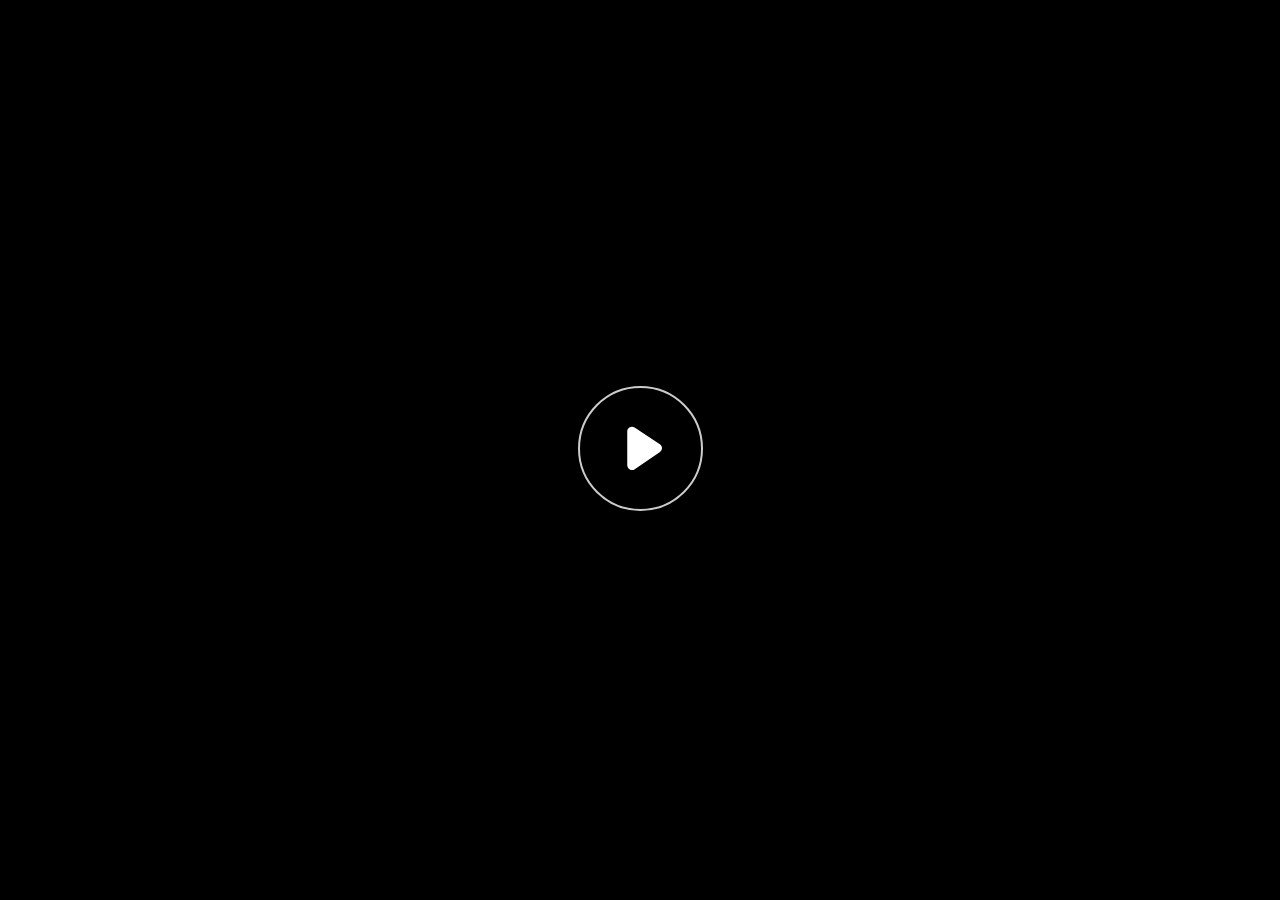
<file: privacy protection/privacy_protection_training.html>
<!doctype html>
<html lang="he-IL">
<head>
  <meta charset="utf-8">
  <!-- Created using Storyline 360 x64 - http://www.articulate.com  -->
  <!-- version: 3.117.36909.0 -->
  <title>privacy protection</title>
  <meta http-equiv="x-ua-compatible" content="IE=edge"/>
  <meta name="viewport" content="width=device-width,initial-scale=1,user-scalable=no,shrink-to-fit=no,minimal-ui"/>
  <meta name="apple-mobile-web-app-capable" content="yes"/>
  <style>
    html, body { height: 100%; padding: 0; margin: 0 }
    #app { height: 100%; width: 100%; }
  </style>

  <script>
    window.DS = {};
    window.globals = {
      DATA_PATH_BASE: '',
      HAS_FRAME: true,
      HAS_SLIDE: true,

      lmsPresent: false,
      tinCanPresent: false,
      cmi5Present: false,
      aoSupport: false,
      scale: 'Scaled',
      captureRc: false,
      browserSize: 'optimal',
      bgColor: '#282828',
      features: 'DropInBase,JsInteractions,PlayerMemoryEnhancements,PlayerSizeOption,SlideLevelScale',
      themeName: 'unified',
      preloaderColor: '#FFFFFF',
      suppressAnalytics: false,
      productChannel: 'stable',
      publishSource: 'storyline',
      aid: 'aid|f5e6ebc0-3b3f-5661-a7d1-881e87538bd4',
      cid: '85184cda-d769-48a4-a098-2858db3fb07d',
      playerVersion: '3.117.36909.0',
      publishTimestamp: '2026-05-26T06:40:06.6647520Z',
      maxIosVideoElements: 10,
      connectionSettings: { message: '%D7%94%D7%AA%D7%A0%D7%AA%D7%A7%D7%AA.%20%D7%9E%D7%A0%D7%A1%D7%94%20%D7%9C%D7%94%D7%AA%D7%97%D7%91%D7%A8%20%D7%9E%D7%97%D7%93%D7%A9...', useDarkTheme: false, mode: 'disabled' },
      hasFeature: function(feature) {
        return this.features.split(',').includes(feature);
      },
      
      parseParams: function(qs) {
        if (window.globals.parsedParams != null) {
          return window.globals.parsedParams;
        }
        qs = (qs || window.location.search.substr(1)).split('+').join(' ');
        var params = {},
            tokens,
            re = /[?&]?([^=]+)=([^&]*)/g;

        while (tokens = re.exec(qs)) {
          params[decodeURIComponent(tokens[1]).trim()] =
            decodeURIComponent(tokens[2]).trim();
        }
        window.globals.parsedParams = params;
        return params;
      }

    };

    if (window.flagsUnderTest != null) {
      window.globals.features = window.flagsUnderTest.reduce((accum, feature) => {
        if (!accum.includes(feature)) {
          accum.push(feature);
        }
        return accum;
      }, window.globals.features.split(',')).join();
    }
  </script>
  <script>
    var isIe11 = ('ActiveXObject' in window || window.MSBlobBuilder != null)
      && window.msCrypto != null && !window.ActiveXObject;
    if (isIe11) {
      window.globals.unsupportedBrowser = true;
      document.write(atob('[base64]'));
    }
  </script>

  <script>
    if (window.globals.hasFeature('Localization')) {
      
      
    }
  </script>

  
  
  <script>window.THREE = { };</script>
  <script src='html5/lib/hls/hls.min.js' type=text/javascript></script>
<!-- Google tag (gtag.js) -->
<script async src="https://www.googletagmanager.com/gtag/js?id=G-D321SE5M2R"></script>
<script>
window.dataLayer = window.dataLayer || [];
function gtag(){dataLayer.push(arguments);}
gtag('js', new Date());
gtag('config', 'G-D321SE5M2R');
</script>

</head>
<body style="background: #282828" class="cs-HTML theme-unified">
  <!-- 360 -->
  <script>!function(){var e,i=/iPhone/i,o=/iPod/i,n=/iPad/i,t=/\biOS-universal(?:.+)Mac\b/i,r=/\bAndroid(?:.+)Mobile\b/i,a=/Android/i,d=/(?:SD4930UR|\bSilk(?:.+)Mobile\b)/i,p=/Silk/i,l=/Windows Phone/i,u=/\bWindows(?:.+)ARM\b/i,b=/BlackBerry/i,s=/BB10/i,c=/Opera Mini/i,f=/\b(CriOS|Chrome)(?:.+)Mobile/i,h=/Mobile(?:.+)Firefox\b/i,v=function(e){return void 0!==e&&"MacIntel"===e.platform&&"number"==typeof e.maxTouchPoints&&e.maxTouchPoints>1&&"undefined"==typeof MSStream};e=function(e){var m={userAgent:"",platform:"",maxTouchPoints:0};e||"undefined"==typeof navigator?"string"==typeof e?m.userAgent=e:e&&e.userAgent&&(m={userAgent:e.userAgent,platform:e.platform,maxTouchPoints:e.maxTouchPoints||0}):m={userAgent:navigator.userAgent,platform:navigator.platform,maxTouchPoints:navigator.maxTouchPoints||0};var g=m.userAgent,y=g.split("[FBAN");void 0!==y[1]&&(g=y[0]),void 0!==(y=g.split("Twitter"))[1]&&(g=y[0]);var A=function(e){return function(i){return i.test(e)}}(g),w={apple:{phone:A(i)&&!A(l),ipod:A(o),tablet:!A(i)&&(A(n)||v(m))&&!A(l),universal:A(t),device:(A(i)||A(o)||A(n)||A(t)||v(m))&&!A(l)},amazon:{phone:A(d),tablet:!A(d)&&A(p),device:A(d)||A(p)},android:{phone:!A(l)&&A(d)||!A(l)&&A(r),tablet:!A(l)&&!A(d)&&!A(r)&&(A(p)||A(a)),device:!A(l)&&(A(d)||A(p)||A(r)||A(a))||A(/\bokhttp\b/i)},windows:{phone:A(l),tablet:A(u),device:A(l)||A(u)},other:{blackberry:A(b),blackberry10:A(s),opera:A(c),firefox:A(h),chrome:A(f),device:A(b)||A(s)||A(c)||A(h)||A(f)},any:!1,phone:!1,tablet:!1};return w.any=w.apple.device||w.android.device||w.windows.device||w.other.device,w.phone=w.apple.phone||w.android.phone||w.windows.phone,w.tablet=w.apple.tablet||w.android.tablet||w.windows.tablet,w}(),"object"==typeof exports&&"undefined"!=typeof module?module.exports=e:"function"==typeof define&&define.amd?define((function(){return e})):this.isMobile=e}();
    window.isMobile.apple.tablet = window.isMobile.apple.tablet ||
      (navigator.platform === 'MacIntel' && navigator.maxTouchPoints > 1);
    window.isMobile.apple.device = window.isMobile.apple.device || window.isMobile.apple.tablet;
    window.isMobile.tablet = window.isMobile.tablet || window.isMobile.apple.tablet;
    window.isMobile.any = window.isMobile.any || window.isMobile.apple.tablet;
  </script>

  <div id="focus-sink" tabindex="-1"></div>

  <div id="preso"></div>
  <script>
    (function() {

      var classTypes = [ 'desktop', 'mobile', 'phone', 'tablet' ];

      var addDeviceClasses = function(prefix, testObj) {
        var curr, i;
        for (i = 0; i < classTypes.length; i++) {
          curr = classTypes[i];
          if (testObj[curr]) {
            document.body.classList.add(prefix + curr);
          }
        }
      };

      var params = window.globals.parseParams(),
          isDevicePreview = params.devicepreview === '1',
          isPhoneOverride = params.deviceType === 'phone' || (isDevicePreview && params.phone == '1'),
          isTabletOverride = (params.deviceType === 'tablet' || isDevicePreview) && !isPhoneOverride,
          isMobileOverride = isPhoneOverride || isTabletOverride;

      var deviceView = {
        desktop: !window.isMobile.any && !isMobileOverride,
        mobile: window.isMobile.any || isMobileOverride,
        phone: isPhoneOverride || (window.isMobile.phone && !isTabletOverride),
        tablet: isTabletOverride || window.isMobile.tablet
      };

      window.globals.deviceView = deviceView;
      window.isMobile.desktop = !window.isMobile.any;
      window.isMobile.mobile = window.isMobile.any;

      addDeviceClasses('view-', deviceView);

    })();
  </script>
  
  <script src='story_content/triggers.js' type=text/javascript></script>
<script src='story_content/user.js' type=text/javascript></script>
  <div class="slide-loader"></div>

  <script>
    var doc = document, loader = doc.body.querySelector('.slide-loader'); [ 1, 2, 3 ].forEach(function(n) { var d = doc.createElement('div'); d.style.backgroundColor = window.globals.preloaderColor; d.classList.add('mobile-loader-dot'); d.classList.add('dot' + n); loader.appendChild(d); });
  </script>

  <div class="mobile-load-title-overlay" style="display: none">
    <div class="mobile-load-title">privacy protection</div>
  </div>

  <div class="mobile-chrome-warning"></div>

  
<style>
  .warn-connection-dialog {
    display: none;
    background: transparent;
    pointer-events: all;
    position: fixed;
    left: 0;
    top: 0;
    width: 100%;
    height: 100%;
    z-index: 999;
  }

  .warn-connection-content {
    pointer-events: all;
    border-radius: 4px;
    background: white;
    border: 1px solid #E7E7E7;
    color: #333333;
    box-shadow: 0 2px 4px rgba(0, 0, 0, 0.25);
    transition: all 150ms ease-out;
    position: absolute;
    white-space: nowrap;
  }

  .view-phone.is-landscape .warn-connection-content {
    left: 23px;
    bottom: 23px;
  }

  .view-tablet.is-landscape .warn-connection-content {
    left: 50%;
    top: 20px;
    transform: translateX(-50%);
  }

  .view-mobile.is-portrait .warn-connection-content {
    transform: translate(-50%, calc(-100% - 15px));
  }

  .warn-connection-content p {
    display: inline-block;
    margin: 0 8px 0 0;
    line-height: 33px;
    font-size: 11px;
  }

  .warn-connection-content svg {
    position: relative;
    vertical-align: middle;
    margin: 0 2px 2px 8px;
  }

  .view-desktop .warn-connection-content {
    left: 1.5em;
    bottom: 1.5em;
  }

  .view-desktop .warn-connection-content p {
    font-size: 1.1em;
  }

  .is-offline .warn-connection-dialog {
    display: block;
  }

  .is-offline .cs-panel * {
    pointer-events: none !important;
  }

  .is-offline .cs-panel {
    pointer-events: all !important;
  }

  .is-offline #nav-controls * {
    pointer-events: none !important;
  }

  .is-offline #nav-controls {
    pointer-events: all !important;
  }
</style>

<div class="warn-connection-dialog" role="alertdialog" aria-modal="true" tabindex="0" aria-labelledby="warn-connection-message">
  <div class="warn-connection-content">
    <svg width="17" height="15" viewBox="0 0 17 15" xmlns="http://www.w3.org/2000/svg">
      <path fill="#8F0000" stroke="white" d="M16.07,12.98 L15.88,12.23 L9.51,1.21 C8.97,0.26,7.6,0.26,7.06,1.21 L0.69,12.23 C0.15,13.16,0.81,14.36,1.91,14.36 H14.65 C15.47,14.36,16.05,13.7,16.07,12.98 Z"/>
      <path fill="white" stroke="white" d="M8.58,5.5 C8.35,5.28,8.5,5.35,8.21,5.32 C8.09,5.35,7.97,5.49,7.96,5.67 C7.97,5.79,7.98,5.92,7.98,6.04 L7.98,6.04 C7.99,6.17,8,6.31,8.01,6.43 L8.01,6.44 C8.03,6.92,8.06,7.41,8.09,7.9 L8.09,7.9 C8.12,8.39,8.14,8.88,8.17,9.37 C8.17,9.39,8.18,9.42,8.2,9.44 C8.23,9.46,8.25,9.47,8.28,9.47 C8.31,9.47,8.34,9.46,8.35,9.44 C8.37,9.43,8.38,9.4,8.39,9.35 L8.39,9.34 C8.39,9.24,8.4,9.15,8.4,9.05 L8.4,9.05 C8.41,8.96,8.41,8.86,8.42,8.75 C8.43,8.44,8.45,8.12,8.47,7.81 L8.47,7.81 C8.49,7.49,8.51,7.18,8.53,6.87 C8.55,6.46,8.56,6.05,8.59,5.64 L8.6,5.62 C8.6,5.57,8.59,5.53,8.58,5.5 L8.21,5.32 Z"/>
      <circle fill="white" stroke="white" cx="8.3" cy="11.35" r="0.3"/>
    </svg>
    <p id="warn-connection-message">You are offline. Trying to reconnect...</p>
  </div>
</div>

<script>
  (function() {
    window.DS.connection = {
      warningShown: false,
      assets: {},
      loadingAssetGroup: false,
      retryDelay: 500
    };

    var connectionSettings = window.globals.connectionSettings || {};

    var useConnectionMessages = window.AbortController != null &&
      window.location.protocol != 'file:' &&
      connectionSettings.mode === 'normal';

    window.DS.connection.useConnectionMessages = useConnectionMessages;

    var assetCount = 0;
    var checkLoadedId;


    if (useConnectionMessages && connectionSettings != null) {
      var contentEl = document.querySelector('.warn-connection-content');
      var messageEl = contentEl.querySelector('p');

      if (connectionSettings.useDarkTheme) {
        contentEl.style.borderColor = '#BABBBA';
        contentEl.style.backgroundColor = '#282828';
        contentEl.style.color = '#FFFFFF';
      }

      if (connectionSettings.message != null) {
        messageEl.textContent = window.decodeURIComponent(connectionSettings.message);
      }
    }

    function checkAssetsReady() {
      for (var i in DS.connection.assets) {
        if (!DS.connection.assets[i].success) {
          return false;
        }
      }
      return true;
    }

    function stopAssetGroup() {
      if (!useConnectionMessages) { return; }

      assetCount = 0;

      DS.connection.oldAssetGroup = DS.connection.assets;
      DS.connection.assets = {};
      DS.connection.loadingAssetGroup = false;
      clearInterval(checkLoadedId);
    }

    function startAssetGroup() {
      if (!useConnectionMessages) { return; }
      var ticks = 0;
      clearInterval(checkLoadedId);
      checkLoadedId = setInterval(function() {
        var loaded = 0;
        if (assetCount === 0 && loaded === 0) {
          clearInterval(checkLoadedId);
          return;
        }

        for (var i in DS.connection.assets) {
          if (DS.connection.assets[i].success) {
            loaded++;
          }
        }

        if (assetCount === loaded && checkAssetsReady()) {
          for (var i in DS.connection.assets) {
            if (DS.connection.assets[i].action) {
              DS.connection.assets[i].action();
            }
          }
          hideWarning();
          stopAssetGroup();
        }
      }, 100)
    }

    function requiredAsset(url, action, retry, type) {
      if (!useConnectionMessages) { return; }
      if (DS.connection.assets[url]) { return; }

      DS.connection.assets[url] = {
        success: false, action: action, retry: retry, type: type
      };
      assetCount = Object.keys(DS.connection.assets).length;
      if (!DS.connection.loadingAssetGroup) {
        startAssetGroup();
      }
      DS.connection.loadingAssetGroup = true;
    }

    function assetLoaded(url) {
      if (!useConnectionMessages) { return; }
      if (DS.connection.assets[url]) {
        DS.connection.assets[url].success = true;
      }
    }

    function assetFailed(url) {
      if (!useConnectionMessages) { return; }
      if (!DS.connection.assets[url]) {
        if (/\.js$/.test(url) && url.indexOf('transcripts') === -1) {
          setTimeout(function() {
            if (DS.connection.lastSlideLoaded != null) {
              DS.connection.lastSlideLoaded();
            }
          }, DS.connection.retryDelay);
        }
        return;
      }
      if (!DS.connection.warningShown) { showWarning(); }
      if (DS.connection.assets[url].retry) {
        setTimeout(function() {
          if (!DS.connection.assets[url].success) {
            DS.connection.assets[url].retry()
          }
        }, DS.connection.retryDelay);
      }
    }

    function hideWarning() {
      document.body.classList.remove('is-offline');
      DS.connection.warningShown = false;
      enableKeys();
    }
    DS.connection.hideWarning = hideWarning

    function showWarning(btn) {
      document.body.classList.add('is-offline')
      DS.connection.warningShown = true;
      updateWarningPosition();
      disableKeys();
    }

    function updateWarningPosition() {
      if (!DS.connection.warningShown) {
        return;
      }

      var isPortrait = document.body.classList.contains('is-portrait');
      var isMobile = document.body.classList.contains('view-mobile');
      var warningEl = document.querySelector('.warn-connection-content');

      if (isPortrait && isMobile) {
        var slide = document.querySelector('.primary-slide');
        var slideRect = slide != null
          ? slide.getBoundingClientRect()
          : { top: window.innerHeight, left: 0, width: window.innerWidth };

        warningEl.style.top = `${slideRect.top}px`
        warningEl.style.left = `${slideRect.left + slideRect.width / 2}px`
      } else {
        warningEl.style.top = null;
        warningEl.style.left = null;
      }

      window.requestAnimationFrame(updateWarningPosition);
    }

    function onDisableKeyDown(e) {
      e.preventDefault();
      e.stopImmediatePropagation();
    }

    function onDisableKeyUp(e) {
      e.preventDefault();
      e.stopImmediatePropagation();
    }

    var accStyle = document.createElement('style');
    var warnDialogEl = document.querySelector('.warn-connection-dialog');

    function disableKeys() {
      if (DS.views && DS.views.nsStack && DS.views.nsStack.length === 1) {
        DS.views.nsStack[0].tabReachable = false
        DS.views.nsStack[0].updateTabIndex(true);
      }

      accStyle.innerHTML = '.acc-shadow-dom { display: none; }';
      document.body.appendChild(accStyle);

      warnDialogEl.parentNode.append(warnDialogEl);
      warnDialogEl.focus();
    }

    function enableKeys() {
      accStyle.remove();
      if (DS.views && DS.views.nsStack && DS.views.nsStack.length === 1 && DS.views.nsStack[0].name === '_frame') {
        DS.views.nsStack[0].tabReachable = true;
        DS.views.nsStack[0].updateTabIndex();
      }
    }

    // these will all be noops if the feature flag isn't set in
    // the data and `window.globals.features`
    DS.connection.requiredAsset = requiredAsset;
    DS.connection.assetLoaded = assetLoaded;
    DS.connection.assetFailed = assetFailed;
    DS.connection.stopAssetGroup = stopAssetGroup;
    DS.connection.startAssetGroup = startAssetGroup;
  })();
</script>


  <script>
    
    if (window.autoSpider && window.vInterfaceObject) {
      document.querySelector('.mobile-load-title-overlay').style.display = 'none';
    }
  </script>

  

  <link rel="stylesheet" href="html5/data/css/output.min.css" data-noprefix/>
</body>
<script src="html5/lib/scripts/bootstrapper.min.js"></script>
</html>
</file>
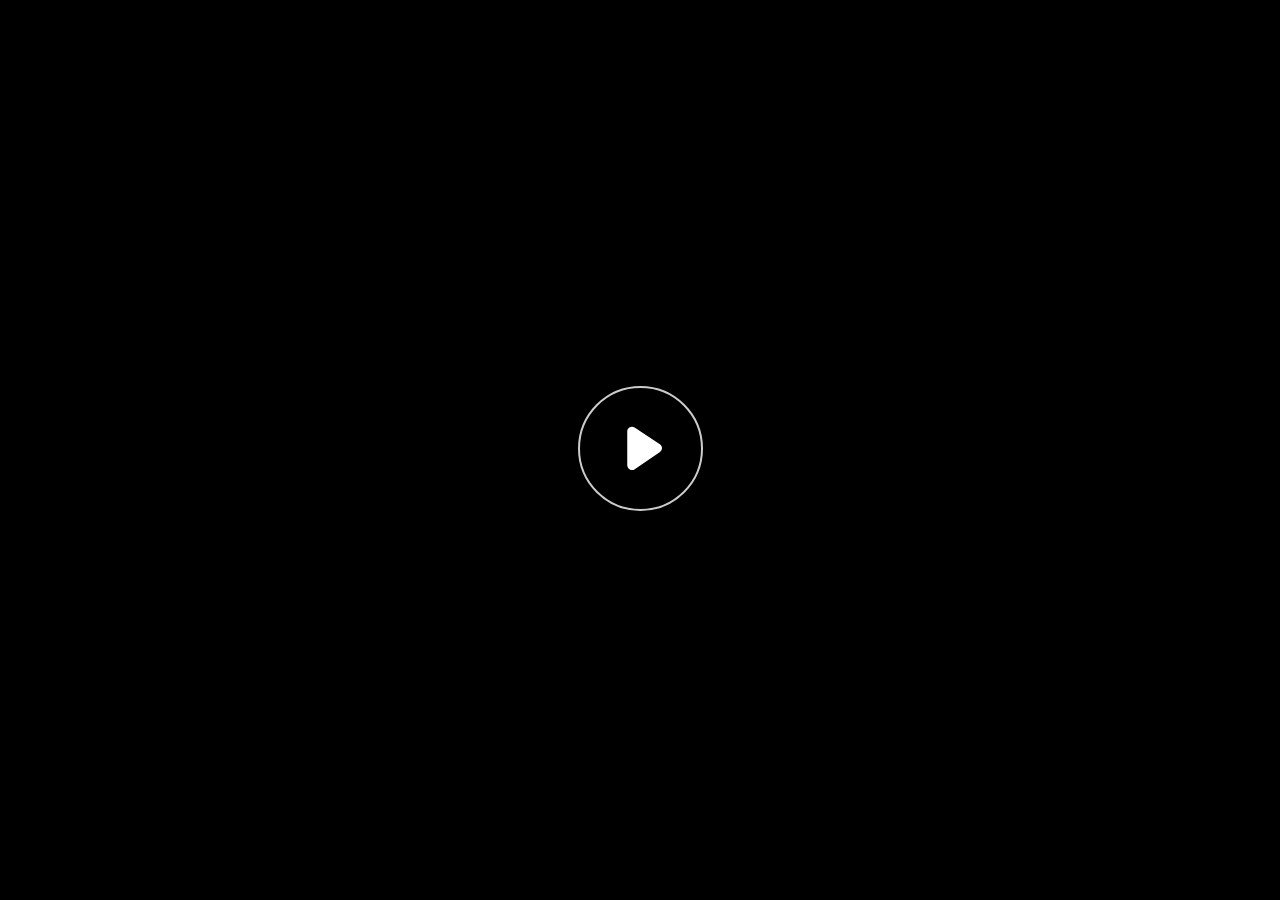
<file: privacy protection/story.html>
﻿<!doctype html>
<html lang="he-IL">
<head>
  <meta charset="utf-8">
  <!-- Created using Storyline 360 x64 - http://www.articulate.com  -->
  <!-- version: 3.117.36909.0 -->
  <title>privacy protection</title>
  <meta http-equiv="x-ua-compatible" content="IE=edge"/>
  <meta name="viewport" content="width=device-width,initial-scale=1,user-scalable=no,shrink-to-fit=no,minimal-ui"/>
  <meta name="apple-mobile-web-app-capable" content="yes"/>
  <style>
    html, body { height: 100%; padding: 0; margin: 0 }
    #app { height: 100%; width: 100%; }
  </style>

  <script>
    window.DS = {};
    window.globals = {
      DATA_PATH_BASE: '',
      HAS_FRAME: true,
      HAS_SLIDE: true,

      lmsPresent: false,
      tinCanPresent: false,
      cmi5Present: false,
      aoSupport: false,
      scale: 'Scaled',
      captureRc: false,
      browserSize: 'optimal',
      bgColor: '#282828',
      features: 'DropInBase,JsInteractions,PlayerMemoryEnhancements,PlayerSizeOption,SlideLevelScale',
      themeName: 'unified',
      preloaderColor: '#FFFFFF',
      suppressAnalytics: false,
      productChannel: 'stable',
      publishSource: 'storyline',
      aid: 'aid|f5e6ebc0-3b3f-5661-a7d1-881e87538bd4',
      cid: '85184cda-d769-48a4-a098-2858db3fb07d',
      playerVersion: '3.117.36909.0',
      publishTimestamp: '2026-05-26T06:40:06.6647520Z',
      maxIosVideoElements: 10,
      connectionSettings: { message: '%D7%94%D7%AA%D7%A0%D7%AA%D7%A7%D7%AA.%20%D7%9E%D7%A0%D7%A1%D7%94%20%D7%9C%D7%94%D7%AA%D7%97%D7%91%D7%A8%20%D7%9E%D7%97%D7%93%D7%A9...', useDarkTheme: false, mode: 'disabled' },
      hasFeature: function(feature) {
        return this.features.split(',').includes(feature);
      },
      
      parseParams: function(qs) {
        if (window.globals.parsedParams != null) {
          return window.globals.parsedParams;
        }
        qs = (qs || window.location.search.substr(1)).split('+').join(' ');
        var params = {},
            tokens,
            re = /[?&]?([^=]+)=([^&]*)/g;

        while (tokens = re.exec(qs)) {
          params[decodeURIComponent(tokens[1]).trim()] =
            decodeURIComponent(tokens[2]).trim();
        }
        window.globals.parsedParams = params;
        return params;
      }

    };

    if (window.flagsUnderTest != null) {
      window.globals.features = window.flagsUnderTest.reduce((accum, feature) => {
        if (!accum.includes(feature)) {
          accum.push(feature);
        }
        return accum;
      }, window.globals.features.split(',')).join();
    }
  </script>
  <script>
    var isIe11 = ('ActiveXObject' in window || window.MSBlobBuilder != null)
      && window.msCrypto != null && !window.ActiveXObject;
    if (isIe11) {
      window.globals.unsupportedBrowser = true;
      document.write(atob('[base64]'));
    }
  </script>

  <script>
    if (window.globals.hasFeature('Localization')) {
      
      
    }
  </script>

  
  
  <script>window.THREE = { };</script>
  <script src='html5/lib/hls/hls.min.js' type=text/javascript></script>
</head>
<body style="background: #282828" class="cs-HTML theme-unified">
  <!-- 360 -->
  <script>!function(){var e,i=/iPhone/i,o=/iPod/i,n=/iPad/i,t=/\biOS-universal(?:.+)Mac\b/i,r=/\bAndroid(?:.+)Mobile\b/i,a=/Android/i,d=/(?:SD4930UR|\bSilk(?:.+)Mobile\b)/i,p=/Silk/i,l=/Windows Phone/i,u=/\bWindows(?:.+)ARM\b/i,b=/BlackBerry/i,s=/BB10/i,c=/Opera Mini/i,f=/\b(CriOS|Chrome)(?:.+)Mobile/i,h=/Mobile(?:.+)Firefox\b/i,v=function(e){return void 0!==e&&"MacIntel"===e.platform&&"number"==typeof e.maxTouchPoints&&e.maxTouchPoints>1&&"undefined"==typeof MSStream};e=function(e){var m={userAgent:"",platform:"",maxTouchPoints:0};e||"undefined"==typeof navigator?"string"==typeof e?m.userAgent=e:e&&e.userAgent&&(m={userAgent:e.userAgent,platform:e.platform,maxTouchPoints:e.maxTouchPoints||0}):m={userAgent:navigator.userAgent,platform:navigator.platform,maxTouchPoints:navigator.maxTouchPoints||0};var g=m.userAgent,y=g.split("[FBAN");void 0!==y[1]&&(g=y[0]),void 0!==(y=g.split("Twitter"))[1]&&(g=y[0]);var A=function(e){return function(i){return i.test(e)}}(g),w={apple:{phone:A(i)&&!A(l),ipod:A(o),tablet:!A(i)&&(A(n)||v(m))&&!A(l),universal:A(t),device:(A(i)||A(o)||A(n)||A(t)||v(m))&&!A(l)},amazon:{phone:A(d),tablet:!A(d)&&A(p),device:A(d)||A(p)},android:{phone:!A(l)&&A(d)||!A(l)&&A(r),tablet:!A(l)&&!A(d)&&!A(r)&&(A(p)||A(a)),device:!A(l)&&(A(d)||A(p)||A(r)||A(a))||A(/\bokhttp\b/i)},windows:{phone:A(l),tablet:A(u),device:A(l)||A(u)},other:{blackberry:A(b),blackberry10:A(s),opera:A(c),firefox:A(h),chrome:A(f),device:A(b)||A(s)||A(c)||A(h)||A(f)},any:!1,phone:!1,tablet:!1};return w.any=w.apple.device||w.android.device||w.windows.device||w.other.device,w.phone=w.apple.phone||w.android.phone||w.windows.phone,w.tablet=w.apple.tablet||w.android.tablet||w.windows.tablet,w}(),"object"==typeof exports&&"undefined"!=typeof module?module.exports=e:"function"==typeof define&&define.amd?define((function(){return e})):this.isMobile=e}();
    window.isMobile.apple.tablet = window.isMobile.apple.tablet ||
      (navigator.platform === 'MacIntel' && navigator.maxTouchPoints > 1);
    window.isMobile.apple.device = window.isMobile.apple.device || window.isMobile.apple.tablet;
    window.isMobile.tablet = window.isMobile.tablet || window.isMobile.apple.tablet;
    window.isMobile.any = window.isMobile.any || window.isMobile.apple.tablet;
  </script>

  <div id="focus-sink" tabindex="-1"></div>

  <div id="preso"></div>
  <script>
    (function() {

      var classTypes = [ 'desktop', 'mobile', 'phone', 'tablet' ];

      var addDeviceClasses = function(prefix, testObj) {
        var curr, i;
        for (i = 0; i < classTypes.length; i++) {
          curr = classTypes[i];
          if (testObj[curr]) {
            document.body.classList.add(prefix + curr);
          }
        }
      };

      var params = window.globals.parseParams(),
          isDevicePreview = params.devicepreview === '1',
          isPhoneOverride = params.deviceType === 'phone' || (isDevicePreview && params.phone == '1'),
          isTabletOverride = (params.deviceType === 'tablet' || isDevicePreview) && !isPhoneOverride,
          isMobileOverride = isPhoneOverride || isTabletOverride;

      var deviceView = {
        desktop: !window.isMobile.any && !isMobileOverride,
        mobile: window.isMobile.any || isMobileOverride,
        phone: isPhoneOverride || (window.isMobile.phone && !isTabletOverride),
        tablet: isTabletOverride || window.isMobile.tablet
      };

      window.globals.deviceView = deviceView;
      window.isMobile.desktop = !window.isMobile.any;
      window.isMobile.mobile = window.isMobile.any;

      addDeviceClasses('view-', deviceView);

    })();
  </script>
  
  <script src='story_content/triggers.js' type=text/javascript></script>
<script src='story_content/user.js' type=text/javascript></script>
  <div class="slide-loader"></div>

  <script>
    var doc = document, loader = doc.body.querySelector('.slide-loader'); [ 1, 2, 3 ].forEach(function(n) { var d = doc.createElement('div'); d.style.backgroundColor = window.globals.preloaderColor; d.classList.add('mobile-loader-dot'); d.classList.add('dot' + n); loader.appendChild(d); });
  </script>

  <div class="mobile-load-title-overlay" style="display: none">
    <div class="mobile-load-title">privacy protection</div>
  </div>

  <div class="mobile-chrome-warning"></div>

  
<style>
  .warn-connection-dialog {
    display: none;
    background: transparent;
    pointer-events: all;
    position: fixed;
    left: 0;
    top: 0;
    width: 100%;
    height: 100%;
    z-index: 999;
  }

  .warn-connection-content {
    pointer-events: all;
    border-radius: 4px;
    background: white;
    border: 1px solid #E7E7E7;
    color: #333333;
    box-shadow: 0 2px 4px rgba(0, 0, 0, 0.25);
    transition: all 150ms ease-out;
    position: absolute;
    white-space: nowrap;
  }

  .view-phone.is-landscape .warn-connection-content {
    left: 23px;
    bottom: 23px;
  }

  .view-tablet.is-landscape .warn-connection-content {
    left: 50%;
    top: 20px;
    transform: translateX(-50%);
  }

  .view-mobile.is-portrait .warn-connection-content {
    transform: translate(-50%, calc(-100% - 15px));
  }

  .warn-connection-content p {
    display: inline-block;
    margin: 0 8px 0 0;
    line-height: 33px;
    font-size: 11px;
  }

  .warn-connection-content svg {
    position: relative;
    vertical-align: middle;
    margin: 0 2px 2px 8px;
  }

  .view-desktop .warn-connection-content {
    left: 1.5em;
    bottom: 1.5em;
  }

  .view-desktop .warn-connection-content p {
    font-size: 1.1em;
  }

  .is-offline .warn-connection-dialog {
    display: block;
  }

  .is-offline .cs-panel * {
    pointer-events: none !important;
  }

  .is-offline .cs-panel {
    pointer-events: all !important;
  }

  .is-offline #nav-controls * {
    pointer-events: none !important;
  }

  .is-offline #nav-controls {
    pointer-events: all !important;
  }
</style>

<div class="warn-connection-dialog" role="alertdialog" aria-modal="true" tabindex="0" aria-labelledby="warn-connection-message">
  <div class="warn-connection-content">
    <svg width="17" height="15" viewBox="0 0 17 15" xmlns="http://www.w3.org/2000/svg">
      <path fill="#8F0000" stroke="white" d="M16.07,12.98 L15.88,12.23 L9.51,1.21 C8.97,0.26,7.6,0.26,7.06,1.21 L0.69,12.23 C0.15,13.16,0.81,14.36,1.91,14.36 H14.65 C15.47,14.36,16.05,13.7,16.07,12.98 Z"/>
      <path fill="white" stroke="white" d="M8.58,5.5 C8.35,5.28,8.5,5.35,8.21,5.32 C8.09,5.35,7.97,5.49,7.96,5.67 C7.97,5.79,7.98,5.92,7.98,6.04 L7.98,6.04 C7.99,6.17,8,6.31,8.01,6.43 L8.01,6.44 C8.03,6.92,8.06,7.41,8.09,7.9 L8.09,7.9 C8.12,8.39,8.14,8.88,8.17,9.37 C8.17,9.39,8.18,9.42,8.2,9.44 C8.23,9.46,8.25,9.47,8.28,9.47 C8.31,9.47,8.34,9.46,8.35,9.44 C8.37,9.43,8.38,9.4,8.39,9.35 L8.39,9.34 C8.39,9.24,8.4,9.15,8.4,9.05 L8.4,9.05 C8.41,8.96,8.41,8.86,8.42,8.75 C8.43,8.44,8.45,8.12,8.47,7.81 L8.47,7.81 C8.49,7.49,8.51,7.18,8.53,6.87 C8.55,6.46,8.56,6.05,8.59,5.64 L8.6,5.62 C8.6,5.57,8.59,5.53,8.58,5.5 L8.21,5.32 Z"/>
      <circle fill="white" stroke="white" cx="8.3" cy="11.35" r="0.3"/>
    </svg>
    <p id="warn-connection-message">You are offline. Trying to reconnect...</p>
  </div>
</div>

<script>
  (function() {
    window.DS.connection = {
      warningShown: false,
      assets: {},
      loadingAssetGroup: false,
      retryDelay: 500
    };

    var connectionSettings = window.globals.connectionSettings || {};

    var useConnectionMessages = window.AbortController != null &&
      window.location.protocol != 'file:' &&
      connectionSettings.mode === 'normal';

    window.DS.connection.useConnectionMessages = useConnectionMessages;

    var assetCount = 0;
    var checkLoadedId;


    if (useConnectionMessages && connectionSettings != null) {
      var contentEl = document.querySelector('.warn-connection-content');
      var messageEl = contentEl.querySelector('p');

      if (connectionSettings.useDarkTheme) {
        contentEl.style.borderColor = '#BABBBA';
        contentEl.style.backgroundColor = '#282828';
        contentEl.style.color = '#FFFFFF';
      }

      if (connectionSettings.message != null) {
        messageEl.textContent = window.decodeURIComponent(connectionSettings.message);
      }
    }

    function checkAssetsReady() {
      for (var i in DS.connection.assets) {
        if (!DS.connection.assets[i].success) {
          return false;
        }
      }
      return true;
    }

    function stopAssetGroup() {
      if (!useConnectionMessages) { return; }

      assetCount = 0;

      DS.connection.oldAssetGroup = DS.connection.assets;
      DS.connection.assets = {};
      DS.connection.loadingAssetGroup = false;
      clearInterval(checkLoadedId);
    }

    function startAssetGroup() {
      if (!useConnectionMessages) { return; }
      var ticks = 0;
      clearInterval(checkLoadedId);
      checkLoadedId = setInterval(function() {
        var loaded = 0;
        if (assetCount === 0 && loaded === 0) {
          clearInterval(checkLoadedId);
          return;
        }

        for (var i in DS.connection.assets) {
          if (DS.connection.assets[i].success) {
            loaded++;
          }
        }

        if (assetCount === loaded && checkAssetsReady()) {
          for (var i in DS.connection.assets) {
            if (DS.connection.assets[i].action) {
              DS.connection.assets[i].action();
            }
          }
          hideWarning();
          stopAssetGroup();
        }
      }, 100)
    }

    function requiredAsset(url, action, retry, type) {
      if (!useConnectionMessages) { return; }
      if (DS.connection.assets[url]) { return; }

      DS.connection.assets[url] = {
        success: false, action: action, retry: retry, type: type
      };
      assetCount = Object.keys(DS.connection.assets).length;
      if (!DS.connection.loadingAssetGroup) {
        startAssetGroup();
      }
      DS.connection.loadingAssetGroup = true;
    }

    function assetLoaded(url) {
      if (!useConnectionMessages) { return; }
      if (DS.connection.assets[url]) {
        DS.connection.assets[url].success = true;
      }
    }

    function assetFailed(url) {
      if (!useConnectionMessages) { return; }
      if (!DS.connection.assets[url]) {
        if (/\.js$/.test(url) && url.indexOf('transcripts') === -1) {
          setTimeout(function() {
            if (DS.connection.lastSlideLoaded != null) {
              DS.connection.lastSlideLoaded();
            }
          }, DS.connection.retryDelay);
        }
        return;
      }
      if (!DS.connection.warningShown) { showWarning(); }
      if (DS.connection.assets[url].retry) {
        setTimeout(function() {
          if (!DS.connection.assets[url].success) {
            DS.connection.assets[url].retry()
          }
        }, DS.connection.retryDelay);
      }
    }

    function hideWarning() {
      document.body.classList.remove('is-offline');
      DS.connection.warningShown = false;
      enableKeys();
    }
    DS.connection.hideWarning = hideWarning

    function showWarning(btn) {
      document.body.classList.add('is-offline')
      DS.connection.warningShown = true;
      updateWarningPosition();
      disableKeys();
    }

    function updateWarningPosition() {
      if (!DS.connection.warningShown) {
        return;
      }

      var isPortrait = document.body.classList.contains('is-portrait');
      var isMobile = document.body.classList.contains('view-mobile');
      var warningEl = document.querySelector('.warn-connection-content');

      if (isPortrait && isMobile) {
        var slide = document.querySelector('.primary-slide');
        var slideRect = slide != null
          ? slide.getBoundingClientRect()
          : { top: window.innerHeight, left: 0, width: window.innerWidth };

        warningEl.style.top = `${slideRect.top}px`
        warningEl.style.left = `${slideRect.left + slideRect.width / 2}px`
      } else {
        warningEl.style.top = null;
        warningEl.style.left = null;
      }

      window.requestAnimationFrame(updateWarningPosition);
    }

    function onDisableKeyDown(e) {
      e.preventDefault();
      e.stopImmediatePropagation();
    }

    function onDisableKeyUp(e) {
      e.preventDefault();
      e.stopImmediatePropagation();
    }

    var accStyle = document.createElement('style');
    var warnDialogEl = document.querySelector('.warn-connection-dialog');

    function disableKeys() {
      if (DS.views && DS.views.nsStack && DS.views.nsStack.length === 1) {
        DS.views.nsStack[0].tabReachable = false
        DS.views.nsStack[0].updateTabIndex(true);
      }

      accStyle.innerHTML = '.acc-shadow-dom { display: none; }';
      document.body.appendChild(accStyle);

      warnDialogEl.parentNode.append(warnDialogEl);
      warnDialogEl.focus();
    }

    function enableKeys() {
      accStyle.remove();
      if (DS.views && DS.views.nsStack && DS.views.nsStack.length === 1 && DS.views.nsStack[0].name === '_frame') {
        DS.views.nsStack[0].tabReachable = true;
        DS.views.nsStack[0].updateTabIndex();
      }
    }

    // these will all be noops if the feature flag isn't set in
    // the data and `window.globals.features`
    DS.connection.requiredAsset = requiredAsset;
    DS.connection.assetLoaded = assetLoaded;
    DS.connection.assetFailed = assetFailed;
    DS.connection.stopAssetGroup = stopAssetGroup;
    DS.connection.startAssetGroup = startAssetGroup;
  })();
</script>


  <script>
    
    if (window.autoSpider && window.vInterfaceObject) {
      document.querySelector('.mobile-load-title-overlay').style.display = 'none';
    }
  </script>

  

  <link rel="stylesheet" href="html5/data/css/output.min.css" data-noprefix/>
</body>
<script src="html5/lib/scripts/bootstrapper.min.js"></script>
</html>
</file>
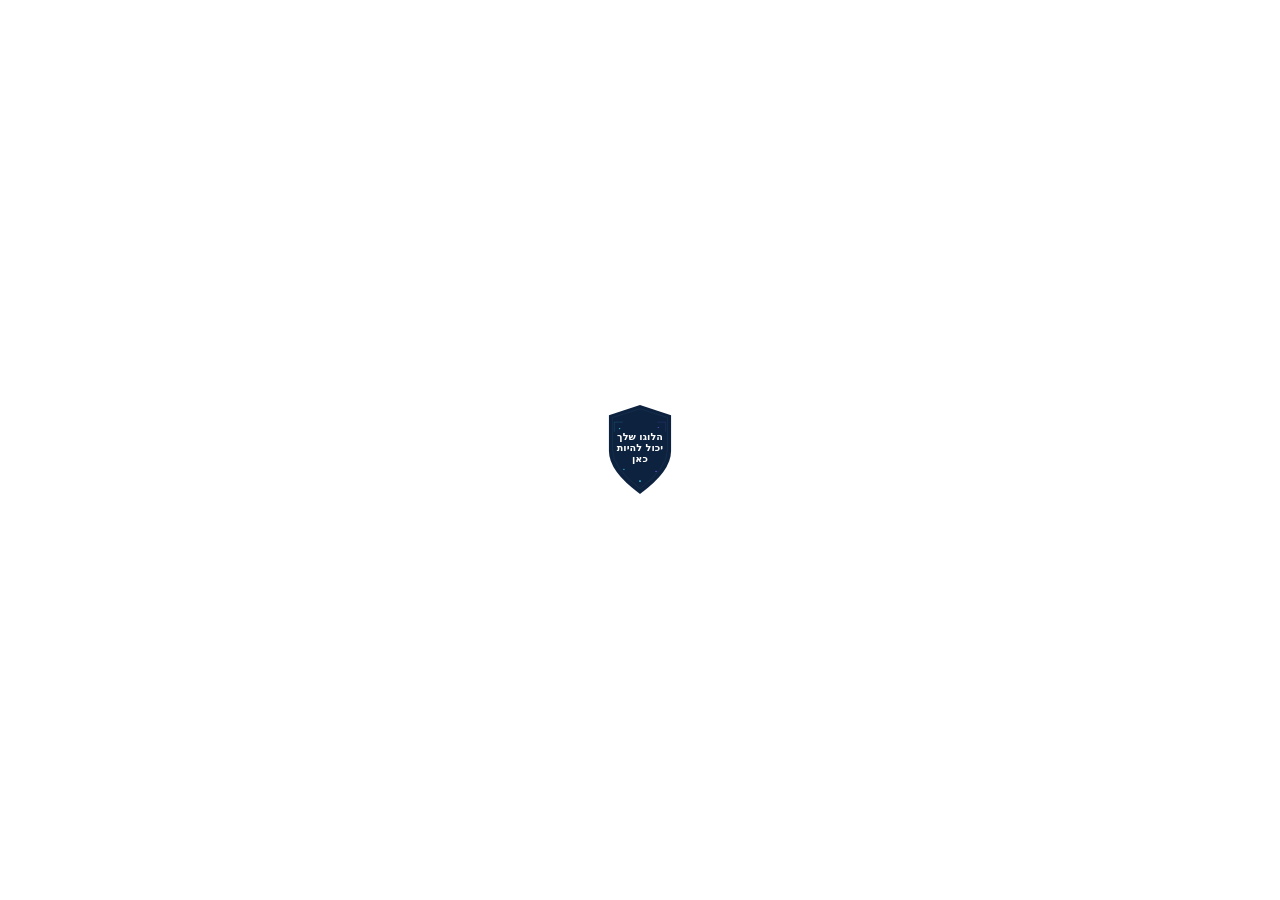
<file: AI/story_content/WebObjects/5apeeh62Ig8/preview.html>
<!DOCTYPE html>
<html lang="he" dir="rtl">
<head>
<meta charset="UTF-8" />
<meta name="viewport" content="width=device-width, initial-scale=1.0"/>

<title>Cyber Shield Sponsor</title>

<style>

body {
    margin: 0;
    min-height: 100vh;
    display: flex;
    justify-content: center;
    align-items: center;
    background: transparent; /* הרקע שקוף לחלוטין */
    font-family: 'Segoe UI', system-ui, sans-serif;
}

/* CONTAINER */
.shield-container {
    width: 100%;
    max-width: 150px;     /* <--- שנה את המספר הזה חופשי! הקטנתי ל-150px כדי שתוכל לראות שזה עובד מושלם גם בקטן */
    aspect-ratio: 1 / 1;
    position: relative;
}

/* SVG RESPONSIVE FIX + PULSE */
.shield-container svg {
    width: 100%;
    height: 100%;
    display: block;
    transform-origin: center;
    animation: softPulse 4s ease-in-out infinite;
}

/* SOFT PULSE - זוהר מוקטן, הדוק ועדין שאינו נחתך בריבוע */
@keyframes softPulse {
    0%, 100% {
        transform: scale(1);
        filter: drop-shadow(0 0 6px rgba(52,211,255,0.45)); /* פולס קטן וממוקד */
    }
    50% {
        transform: scale(1.02);
        filter: drop-shadow(0 0 12px rgba(52,211,255,0.7)); /* טווח מקסימלי קטן משמעותית */
    }
}

/* BORDER FLOW */
.border-flow {
    stroke-dasharray: 1800;
    stroke-dashoffset: 1800;
    animation: borderFlow 12s linear infinite;
}

@keyframes borderFlow {
    from { stroke-dashoffset: 1800; }
    to { stroke-dashoffset: 0; }
}

/* FLOATING PARTICLES */
.particle {
    animation: float 5s ease-in-out infinite;
    transform-origin: center;
}

.particle:nth-child(2) { animation-delay: 1s; }
.particle:nth-child(3) { animation-delay: 2s; }
.particle:nth-child(4) { animation-delay: 3s; }

@keyframes float {
    0%, 100% {
        transform: translateY(0px);
        opacity: .4;
    }
    50% {
        transform: translateY(-8px);
        opacity: 1;
    }
}

/* TEXT GLOW */
.main-text {
    animation: textGlow 3s ease-in-out infinite;
}

@keyframes textGlow {
    0%, 100% { opacity: 0.92; }
    50% { opacity: 1; }
}

</style>
</head>

<body>

<div class="shield-container">

<svg viewBox="0 0 700 700" xmlns="http://www.w3.org/2000/svg">

<defs>
    <linearGradient id="shieldGradient" x1="0%" y1="0%" x2="100%" y2="100%">
        <stop offset="0%" stop-color="#38D6FF"/>
        <stop offset="50%" stop-color="#2D8CFF"/>
        <stop offset="100%" stop-color="#7A5CFF"/>
    </linearGradient>

    <filter id="glow" x="-10%" y="-10%" width="120%" height="120%">
        <feGaussianBlur stdDeviation="3" result="blur"/>
        <feMerge>
            <feMergeNode in="blur"/>
            <feMergeNode in="SourceGraphic"/>
        </feMerge>
    </filter>
</defs>

<g transform="translate(100, 100)">

    <path
        d="
        M250 40
        L395 88
        L395 255
        Q395 350 250 455
        Q105 350 105 255
        L105 88
        Z
        "
        fill="#041A38"
        opacity="0.96"
    />

    <path
        class="border-flow"
        d="
        M250 40
        L395 88
        L395 255
        Q395 350 250 455
        Q105 350 105 255
        L105 88
        Z
        "
        fill="none"
        stroke="url(#shieldGradient)"
        stroke-width="4"
        filter="url(#glow)"
    />

    <path
        d="
        M250 58
        L378 98
        L378 248
        Q378 335 250 430
        Q122 335 122 248
        L122 98
        Z
        "
        fill="none"
        stroke="rgba(140,210,255,0.2)"
        stroke-width="1.4"
    />

    <line x1="130" y1="120" x2="170" y2="120" stroke="#38D6FF" stroke-opacity="0.7"/>
    <line x1="130" y1="120" x2="130" y2="165" stroke="#38D6FF" stroke-opacity="0.7"/>
    <line x1="370" y1="120" x2="330" y2="120" stroke="#7A5CFF" stroke-opacity="0.7"/>
    <line x1="370" y1="120" x2="370" y2="165" stroke="#7A5CFF" stroke-opacity="0.7"/>

    <text
        class="main-text"
        x="250"
        y="205"
        text-anchor="middle"
        fill="white"
        font-size="45"
        font-weight="700"
        letter-spacing="0.3">
        הלוגו שלך
    </text>

    <text
        class="main-text"
        x="250"
        y="255"
        text-anchor="middle"
        fill="white"
        font-size="45"
        font-weight="700"
        letter-spacing="0.3">
        יכול להיות
    </text>

    <text
        class="main-text"
        x="250"
        y="305"
        text-anchor="middle"
        fill="white"
        font-size="45"
        font-weight="700"
        letter-spacing="0.3">
        כאן
    </text>

    <circle class="particle" cx="155" cy="150" r="3" fill="#38D6FF"/>
    <circle class="particle" cx="335" cy="145" r="2.5" fill="#7A5CFF"/>
    <circle class="particle" cx="175" cy="340" r="3" fill="#38D6FF"/>
    <circle class="particle" cx="325" cy="350" r="3" fill="#7A5CFF"/>
    <circle class="particle" cx="250" cy="395" r="4" fill="#38D6FF"/>

</g>

</svg>

</div>

</body>
</html>
</file>
<file: html5/data/css/output.min.css>
@font-face {
  font-family: 'LatoBold Charset1_ BoldE0C29C94';
  src: url('[data-uri]');
  font-style: normal;
  font-weight: normal;
}
@font-face {
  font-family: 'Lato Charset1_ 6FNwV4J367C367D7';
  src: url('[data-uri]');
  font-style: normal;
  font-weight: normal;
}
@font-face {
  font-family: 'Open SansBold CharsBold1C6F2719';
  src: url('[data-uri]');
  font-style: normal;
  font-weight: normal;
}
@font-face {
  font-family: 'ArialBold Charset1_BoldD6E89170';
  src: url('[data-uri]');
  font-style: normal;
  font-weight: normal;
}
@font-face {
  font-family: 'Varela RoundBold ChBold0D2704E0';
  src: url('[data-uri]');
  font-style: normal;
  font-weight: normal;
}
@font-face {
  font-family: 'Varela Round Charset1_ E1A42E4F';
  src: url('[data-uri]');
  font-style: normal;
  font-weight: normal;
}
@font-face {
  font-family: 'Arial Charset1_ 6mEovNFADEE4C86';
  src: url('[data-uri]');
  font-style: normal;
  font-weight: normal;
}
@font-face {
  font-family: 'Open Sans Charset1_ 5sM895D4EB1';
  src: url('[data-uri]');
  font-style: normal;
  font-weight: normal;
}
@font-face {
  font-family: 'Segoe UI Charset1_ 63ur14DEFBA9';
  src: url('[data-uri]');
  font-style: normal;
  font-weight: normal;
}
@font-face {
  font-family: 'Segoe UIBold CharseBold77F2669B';
  src: url('[data-uri]');
  font-style: normal;
  font-weight: normal;
}
@font-face {
  font-family: 'Open Sans Charset0_v9TY33EDE6F2';
  src: url('[data-uri]');
  font-style: normal;
  font-weight: normal;
}
@font-face {
  font-family: 'Open SansBold CharsBoldE47A47C6';
  src: url('[data-uri]');
  font-style: normal;
  font-weight: normal;
}
@font-face {
  font-family: 'Arial Charset0_v8wz5YMo9EE9FF07';
  src: url('[data-uri]');
  font-style: normal;
  font-weight: normal;
}
@font-face {
  font-family: 'Varela Round Charset0_vA68456F1';
  src: url('[data-uri]');
  font-style: normal;
  font-weight: normal;
}
@font-face {
  font-family: 'Varela RoundBold ChBold74CAED3F';
  src: url('[data-uri]');
  font-style: normal;
  font-weight: normal;
}
@font-face {
  font-family: 'ArialBold Charset0_Bold3D70FAD3';
  src: url('[data-uri]');
  font-style: normal;
  font-weight: normal;
}
@font-face {
  font-family: 'Segoe UI Charset0_v6ILX6DDBD922';
  src: url('[data-uri]');
  font-style: normal;
  font-weight: normal;
}
@font-face {
  font-family: 'Segoe UIBold CharseBoldBCDFEF18';
  src: url('[data-uri]');
  font-style: normal;
  font-weight: normal;
}
.cs-HTML {
  background: rgba(40, 40, 40, 1);
}
.cs-pxabnsnfns11110000101 .cs-infopanel  {
  box-shadow: 0 1px 0 rgba(0, 0, 0, 0);
  background: rgba(255, 255, 255, 1);
}
.cs-pxabnsnfns11110000101 .cs-infopanel .cs-link {
  color: rgba(186, 187, 186, 1);
}
.cs-pxabnsnfns11110000101 .cs-infopanel .cs-link:hover {
  color: rgba(255, 255, 255, 1);
}
.cs-pxabnsnfns11110000101 .cs-infopanel .cs-name {
  color: rgba(68, 68, 68, 1);
}
.cs-pxabnsnfns11110000101 .cs-infopanel .cs-title {
  color: rgba(153, 153, 153, 1);
}
.cs-pxabnsnfns11110000101 .cs-infopanelpopup  {
  box-shadow: 0 1px 0 rgba(0, 0, 0, 0);
  background: rgba(0, 0, 0, 0);
}
.cs-pxabnsnfns11110000101 .cs-infopanelpopup .cs-link {
  color: rgba(255, 0, 0, 1);
}
.cs-pxabnsnfns11110000101 .cs-infopanelpopup .cs-link:hover {
  color: rgba(255, 255, 255, 1);
}
.cs-pxabnsnfns11110000101 .cs-infopanelpopup .cs-name {
  color: rgba(255, 255, 255, 1);
}
.cs-pxabnsnfns11110000101 .cs-infopanelpopup .cs-bio {
  color: rgba(186, 187, 186, 1);
}
.cs-pxabnsnfns11110000101 .cs-timer  {
  color: rgba(186, 187, 186, 1);
}
.cs-pxabnsnfns11110000101 .cs-duration stop:first-child {
  stop-color: rgba(60, 60, 60, 1);
}
.cs-pxabnsnfns11110000101 .cs-duration stop:last-child {
  stop-color: rgba(60, 60, 60, 1);
}
.cs-pxabnsnfns11110000101 .cs-elapsed stop:first-child {
  stop-color: rgba(254, 227, 71, 1);
}
.cs-pxabnsnfns11110000101 .cs-elapsed stop:last-child {
  stop-color: rgba(254, 227, 71, 1);
}
.cs-pxabnsnfns11110000101 .cs-timer .cs-pie .cs-innerstroke {
  stroke: rgba(199, 199, 199, 1);
}
.cs-pxabnsnfns11110000101 .cs-timer .cs-pie .cs-innerborder {
  stroke: rgba(255, 255, 255, 1);
}
.cs-pxabnsnfns11110000101 .cs-window  {
  box-shadow: 0 8px 5px rgba(0, 0, 0, 0.2);
  border-color: rgba(49, 99, 0, 0);
  background: rgba(33, 33, 33, 1);
  color: rgba(248, 248, 248, 1);
}
.cs-pxabnsnfns11110000101 .cs-window .cs-diva {
  border-color: rgba(78, 78, 78, 1);
}
.cs-pxabnsnfns11110000101 .cs-window .cs-divb {
  border-color: rgba(78, 78, 78, 0);
}
.cs-pxabnsnfns11110000101 .cs-editor .cs-editor-slide {
  color: rgba(226, 226, 226, 1);
}
.cs-pxabnsnfns11110000101 .cs-editor .cs-editor-html {
  color: rgba(186, 187, 186, 1);
}
.cs-pxabnsnfns11110000101 .cs-editor .cs-editor-button {
  text-shadow: 0 1px 0 rgba(0, 0, 0, 0);
  color: rgba(255, 255, 255, 1);
  border-color: rgba(211, 211, 211, 1);
  background: rgba(34, 34, 34, 1);
}
.cs-pxabnsnfns11110000101 .cs-editor .cs-editor-button:hover {
  background: rgba(68, 68, 68, 1);
}
.cs-pxabnsnfns11110000101 .cs-editor .cs-editor-button:active {
  background: rgba(68, 68, 68, 1);
}
.cs-pxabnsnfns11110000101 .cs-listitem  {
  color: rgba(186, 187, 186, 1);
  border-color: none;
  border: 1px solid transparent;
}
.cs-pxabnsnfns11110000101 .cs-listitem:hover {
  background: rgba(255, 255, 255, 0.06);
  border-color: rgba(108, 108, 108, 1) !important;
  border-width: 1px;
  border-radius: 2px;
  border-style: solid;
  box-sizing: border-box;
}
.cs-pxabnsnfns11110000101 .cs-listitem.hover {
  background: rgba(255, 255, 255, 0.06);
  border-color: rgba(108, 108, 108, 1) !important;
  border-width: 1px;
  border-radius: 2px;
  border-style: solid;
  box-sizing: border-box;
}
.cs-pxabnsnfns11110000101 .cs-glossary  {
  color: rgba(186, 187, 186, 1);
}
.cs-pxabnsnfns11110000101 .cs-glossary .cs-scrolling-panel {
  background: rgba(0, 0, 0, 0);
}
.cs-pxabnsnfns11110000101 .cs-glossary .cs-term.cs-selected .cs-choice-list-trigger {
  color: rgba(255, 255, 255, 1);
  background: rgba(255, 255, 255, 1);
}
.cs-pxabnsnfns11110000101 .cs-glossary .cs-term.cs-selected .cs-choice-list-trigger:focus {
  color: rgba(255, 255, 255, 1);
  background: rgba(255, 255, 255, 1);
}
.cs-pxabnsnfns11110000101 .cs-glossary .cs-term:hover .cs-choice-list-trigger {
  background: rgba(186, 187, 186, 1);
}
.cs-pxabnsnfns11110000101 .cs-glossary .cs-term.hover .cs-choice-list-trigger {
  background: rgba(186, 187, 186, 1);
}
.cs-pxabnsnfns11110000101 .cs-glossary .cs-term .cs-choice-list-trigger:focus {
  background: rgba(186, 187, 186, 1);
}
.cs-pxabnsnfns11110000101 .cs-glossary .cs-diva {
  border-color: rgba(0, 0, 0, 0);
}
.cs-pxabnsnfns11110000101 .cs-glossary .cs-divb {
  border-color: rgba(0, 0, 0, 0);
}
.cs-pxabnsnfns11110000101 .cs-glossary .cs-divc {
  border-color: rgba(0, 0, 0, 0);
}
.cs-pxabnsnfns11110000101 .cs-glossary .cs-heading {
  color: rgba(248, 248, 248, 1);
  font-weight: 700;
}
.note-content p span {
  color: rgba(186, 187, 186, 1);
  line-height: 1.4em;
  font-size: 103.769%;
}
.cs-pxabnsnfns11110000101 .cs-resource .cs-separator {
  border-color: rgba(0, 0, 0, 0);
}
.cs-pxabnsnfns11110000101 .cs-outline  {
  color: rgba(45, 45, 45, 1);
}
.cs-pxabnsnfns11110000101 .cs-outline .cs-diva {
  border-color: rgba(0, 0, 0, 0);
}
.cs-pxabnsnfns11110000101 .cs-outline .cs-divb {
  border-color: rgba(0, 0, 0, 0);
}
.cs-pxabnsnfns11110000101 .cs-outline .cs-divc {
  border-color: rgba(0, 0, 0, 0);
}
.cs-pxabnsnfns11110000101 .cs-outline .cs-search-filter:hover {
  color: rgba(0, 0, 0, 0);
}
.cs-pxabnsnfns11110000101 .cs-outline .cs-search-filter.hover {
  color: rgba(0, 0, 0, 0);
}
.cs-pxabnsnfns11110000101 .cs-transcript  {
  color: rgba(255, 255, 255, 1);
}
.cs-pxabnsnfns11110000101 .cs-transcript .cs-div {
  border-color: rgba(0, 0, 0, 0);
}
.cs-pxabnsnfns11110000101 .cs-tabs:not(.topmenu-item) {
  color: rgba(248, 248, 248, 1);
}
.cs-pxabnsnfns11110000101 .cs-tabs .cs-inner-button:not(.topmenu-item) {
  text-shadow: 0 1px 0 rgba(0, 0, 0, 0);
}
.cs-pxabnsnfns11110000101 .cs-tabs:hover:not(.topmenu-item) {
  color: rgba(248, 248, 248, 1);
}
.cs-pxabnsnfns11110000101 .cs-tabs.cs-selected {
  background: rgba(0, 0, 0, 0);
  color: rgba(248, 248, 248, 1);
}
.cs-pxabnsnfns11110000101 .cs-seekcontrol  {
  background: rgba(0, 0, 0, 0);
  border-color: rgba(0, 0, 0, 0);
}
.cs-pxabnsnfns11110000101 .cs-seekcontrol .cs-button:hover .cs-icon {
  fill: rgba(255, 255, 255, 1);
}
.cs-pxabnsnfns11110000101 .cs-seekcontrol .cs-button.hover .cs-icon {
  fill: rgba(255, 255, 255, 1);
}
.cs-pxabnsnfns11110000101 .cs-seekcontrol .cs-button .cs-icon-shadow {
  fill: rgba(0, 0, 0, 0);
}
.cs-pxabnsnfns11110000101 .cs-seekcontrol .cs-button .cs-icon {
  fill: rgba(180, 180, 180, 1);
}
.cs-pxabnsnfns11110000101 .cs-seekcontrol .cs-seek .cs-fill {
  background: rgba(255, 255, 255, 0.6);
}
.cs-pxabnsnfns11110000101 .cs-seekcontrol .cs-seek {
  background: rgba(108, 108, 108, 1);
  border-color: rgba(0, 0, 0, 0);
}
.cs-pxabnsnfns11110000101 .cs-searchinput .cs-input {
  color: rgba(186, 187, 186, 1);
  border-color: rgba(0, 0, 0, 0);
  background: rgba(255, 255, 255, 0.06);
}
.cs-pxabnsnfns11110000101 .cs-searchinput .cs-input:focus {
  color: rgba(248, 248, 248, 1);
  background: rgba(41, 41, 41, 1);
}
.cs-pxabnsnfns11110000101 .cs-searchinput .cs-input:hover {
  box-shadow: inset 0 0 1px 0 rgba(69, 126, 19, 0);
}
.cs-pxabnsnfns11110000101 .cs-searchinput .cs-input.hover {
  box-shadow: inset 0 0 1px 0 rgba(69, 126, 19, 0);
}
.cs-pxabnsnfns11110000101 .cs-searchinput .cs-button .cs-icon {
  fill: rgba(186, 187, 186, 1);
}
.cs-pxabnsnfns11110000101 .cs-searchinput .cs-button:hover {
  fill: rgba(63, 133, 0, 1);
}
.cs-pxabnsnfns11110000101 .cs-searchinput .cs-button.hover {
  fill: rgba(63, 133, 0, 1);
}
.cs-pxabnsnfns11110000101 .cs-menu  {
  box-shadow: 0 1px 0 rgba(0, 0, 0, 0);
  background: rgba(33, 33, 33, 1);
}
.cs-pxabnsnfns11110000101 .cs-topmenu-item.active .cs-tab {
  background: rgba(33, 33, 33, 1);
}
.cs-pxabnsnfns11110000101 .cs-logo  {
  box-shadow: 0 1px 0 rgba(37, 75, 0, 1);
  background: rgba(255, 255, 255, 0);
}
.cs-pxabnsnfns11110000101 .cs-checkbox  {
  color: rgba(255, 255, 255, 1);
}
.cs-pxabnsnfns11110000101 .cs-checkbox:hover {
  border-color: rgba(175, 221, 130, 1);
}
.cs-pxabnsnfns11110000101 .cs-checkbox.hover {
  border-color: rgba(175, 221, 130, 1);
}
.cs-pxabnsnfns11110000101 .cs-checkbox .cs-box {
  color: rgba(255, 255, 255, 1);
  border-color: rgba(42, 83, 0, 1);
}
.cs-pxabnsnfns11110000101 .cs-checkbox .cs-box:checked::after {
  color: rgba(43, 196, 0, 1);
}
.cs-pxabnsnfns11110000101 .cs-button  {
  text-shadow: 0 1px 0 rgba(0, 0, 0, 0);
  color: rgba(186, 187, 186, 1);
  border-color: rgba(0, 0, 0, 0);
  background: rgba(0, 0, 0, 0);
  box-shadow: 0 1px 0 rgba(0, 0, 0, 0);
}
.cs-pxabnsnfns11110000101 .cs-button .cs-icon {
  fill: rgba(186, 187, 186, 1);
}
.cs-pxabnsnfns11110000101 .cs-button .cs-icon-shadow {
  fill: rgba(0, 0, 0, 0);
}
.cs-pxabnsnfns11110000101 .cs-button:hover {
  background: rgba(248, 248, 248, 1);
}
.cs-pxabnsnfns11110000101 .cs-button.hover {
  background: rgba(248, 248, 248, 1);
}
.cs-pxabnsnfns11110000101 .cs-button:active {
  background: rgba(0, 0, 0, 0);
}
.cs-pxabnsnfns11110000101 .cs-button.cs-disabled:hover {
  background: rgba(0, 0, 0, 0);
}
.cs-pxabnsnfns11110000101 .cs-button.cs-disabled.hover {
  background: rgba(0, 0, 0, 0);
}
.cs-pxabnsnfns11110000101 .cs-button.cs-disabled:active {
  background: rgba(0, 0, 0, 0);
}
.cs-pxabnsnfns11110000101 .cs-button.cs-volume:hover {
  background: rgba(0, 0, 0, 0);
}
.cs-pxabnsnfns11110000101 .cs-button.cs-volume.hover {
  background: rgba(0, 0, 0, 0);
}
.cs-pxabnsnfns11110000101 .cs-button.cs-volume:active {
  background: rgba(0, 0, 0, 0);
}
.cs-pxabnsnfns11110000101.cs-base  {
  color: rgba(186, 187, 186, 1);
  border-color: rgba(40, 40, 40, 1);
  background: rgba(40, 40, 40, 1);
}
.cs-pxabnsnfns11110000101.cs-base .cs-separator .cs-diva {
  background: rgba(69, 69, 69, 1);
}
.cs-pxabnsnfns11110000101.cs-base .cs-separator .cs-divb {
  background: rgba(0, 0, 0, 0);
}
.cs-pxabnsnfns11110000101.cs-base .cs-topmenu-item.active .cs-tab {
  border-color: rgba(69, 69, 69, 1);
}
.cs-pxabnsnfns11110000101.cs-base .cs-topmenu-item.active .cs-panel {
  border-color: rgba(69, 69, 69, 1);
}
.cs-pxabnsnfns11110000101.cs-base .cs-left {
  background: rgba(33, 33, 33, 1);
}
.cs-pxabnsnfns11110000101.cs-base .cs-area-primary .cs-slide-container {
  background: rgba(40, 40, 40, 1);
}
.cs-pxabnsnfns11110000101.cs-base.cs-custom-theme .cs-brandhighlight-bg {
  background: rgba(15, 176, 235, 1) !important;
}
.cs-pxabnsnfns11110000101.cs-base.cs-custom-theme .cs-brandhighlight-secondary-bg {
  background: rgba(255, 255, 255, 1) !important;
}
.cs-pxabnsnfns11110000101.cs-base.cs-custom-theme .cs-brandhighlight-border {
  border-color: rgba(15, 176, 235, 1) !important;
}
.cs-pxabnsnfns11110000101.cs-base.cs-custom-theme .cs-brandhighlight-text {
  color: rgba(15, 176, 235, 1) !important;
}
.cs-pxabnsnfns11110000101.cs-base.cs-custom-theme .cs-brandhighlight-fill {
  fill: rgba(15, 176, 235, 1) !important;
}
.cs-pxabnsnfns11110000101.cs-base.cs-custom-theme .cs-listitem.cs-selected {
  background-color: rgba(255, 255, 255, 0.06) !important;
}
.cs-pxabnsnfns11110000101 .cs-volume::-moz-range-thumb {
  border-color: rgba(43, 85, 0, 1);
  box-shadow: inset 0 0 1px 0 rgba(43, 85, 0, 1);
  background: rgba(255, 255, 255, 1);
}
.cs-pxabnsnfns11110000101 .cs-volume::-ms-thumb {
  border-color: rgba(43, 85, 0, 1);
  box-shadow: inset 0 0 1px 0 rgba(43, 85, 0, 1);
  background: rgba(255, 255, 255, 1);
}
.cs-pxabnsnfns11110000101 .cs-volume::-webkit-slider-thumb {
  border-color: rgba(43, 85, 0, 1);
  box-shadow: inset 0 0 1px 0 rgba(43, 85, 0, 1);
  background: rgba(255, 255, 255, 1);
}
.cs-pxabnsnfns11110000101 .cs-volume::-moz-range-track {
  border-color: rgba(66, 140, 1, 1);
  background: rgba(108, 108, 108, 1);
}
.cs-pxabnsnfns11110000101 .cs-volume::-ms-track {
  border-color: rgba(66, 140, 1, 1);
  background: rgba(108, 108, 108, 1);
}
.cs-pxabnsnfns11110000101 .cs-volume::-webkit-slider-runnable-track {
  border-color: rgba(66, 140, 1, 1);
  background: rgba(108, 108, 108, 1);
}
body.show-focus .tab-focus-box {
  box-shadow: 0 0 0 1px rgba(255, 255, 0, 1), 0 0 0 3px rgba(0, 32, 96, 1), 0 0 5px 5px rgba(255, 255, 0, 1);
  border-color: transparent;
  outline: 2px transparent solid;
}
.skipnav {
  box-shadow: 0 0 0 1px rgba(255, 255, 0, 1), 0 0 0 3px rgba(0, 32, 96, 1), 0 0 5px 5px rgba(255, 255, 0, 1);
  border-color: transparent;
  outline: 2px transparent solid;
}
.cs-pxabnsnfns11110000101 .cs-listitem:hover {
  color: none;
}
.cs-pxabnsnfns11110000101 .cs-listitem.hover {
  color: none;
}
.cs-pxabnsnfns11110000101 .cs-listitem.cs-viewed {
  color: #BABBBA;
}
.cs-pxabnsnfns11110000101 .cs-listitem {
  color: #BABBBA;
}
.cs-pxabnsnfns11110000101 .cs-listitem:hover .cs-icon-carrot * {
  fill: none;
}
.cs-pxabnsnfns11110000101 .cs-listitem.hover .cs-icon-carrot * {
  fill: none;
}
.cs-pxabnsnfns11110000101 .cs-listitem .cs-icon-carrot {
  color: none;
  top: calc(3px);
}
.cs-pxabnsnfns11110000101 .cs-listitem .cs-icon-carrot .cs-shadow {
  color: #F8F8F8;
}
.cs-pxabnsnfns11110000101 .item-collapsible .is-scene {
  color: #F8F8F8 !important;
  font-weight: 700;
}
.cs-pxabnsnfns11110000101 .is-scene .cs-icon-carrot * {
  color: #F8F8F8 !important;
  font-weight: 700;
}
.cs-pxabnsnfns11110000101 .is-scene:not(.outline-links-collapse) > a {
  color: #F8F8F8;
}
.cs-pxabnsnfns11110000101 .is-scene:not(.outline-links-collapse) .cs-icon-carrot * {
  fill: none !important;
  color: #F8F8F8 !important;
}
.cs-pxabnsnfns11110000101 .tabs, .cs-pxabnsnfns11110000101 .cs-logo {
  border-bottom: 1px solid rgba(108, 108, 108, 1);
}
.cs-pxabnsnfns11110000101 .area-secondary-wrapper:after {
  background-image: url('[data-uri]');
  background-size: 100%;
}
.cs-pxabnsnfns11110000101 .panel-footer {
  background: #212121;
}
.cs-pxabnsnfns11110000101 #outline-search {
  background: rgba(255, 255, 255, 0.06);
  border-color: rgba(108, 108, 108, 1);
  border-width: 1px;
  border-style: solid;
}
.cs-pxabnsnfns11110000101 .topmenu-panel #outline-search {
  background: #545454;
}
.cs-pxabnsnfns11110000101 .search-icon circle, .cs-pxabnsnfns11110000101 .search-icon path {
  stroke: #BABBBA;
}
.cs-pxabnsnfns11110000101 #outline-search input[type   =search] {
  color: #F8F8F8;
}
.cs-pxabnsnfns11110000101 #outline-search ::-webkit-input-placeholder {
  color: #BABBBA !important;
}
.cs-pxabnsnfns11110000101 #outline-search :-ms-input-placeholder {
  color: #BABBBA !important;
}
.cs-pxabnsnfns11110000101 #outline-search ::-moz-placeholder {
  color: #BABBBA !important;
  opacity: 1;
}
.cs-pxabnsnfns11110000101 .cs-topmenu-item.active, body:not(.is-touchable-tablet) .cs-pxabnsnfns11110000101 .cs-topmenu-item:hover {
  color: #F8F8F8;
}
.cs-pxabnsnfns11110000101 .cs-topmenu-item.button-tapped {
  color: #F8F8F8;
}
.cs-pxabnsnfns11110000101 .cs-topmenu-item.active .cs-tab, .cs-pxabnsnfns11110000101 .cs-topmenu-item .cs-tab {
  background: transparent !important;
  border: none !important;
}
.cs-pxabnsnfns11110000101 .top-tabs-drop-icon div {
  background: #BABBBA;
}
.cs-pxabnsnfns11110000101 .cs-panel.topmenu-panel .panel-content, .cs-pxabnsnfns11110000101 .top-tabs-drop {
  background: #212121;
}
.cs-pxabnsnfns11110000101 .cs-topmenu-item.active .cs-panel {
  background: #212121;
}
.cs-pxabnsnfns11110000101 .cs-menu.topmenu-panel, .cs-pxabnsnfns11110000101 .top-tabs-drop {
  border: 1px solid rgba(69, 69, 69, 1) !important;
  border-radius: 3px;
}
.cs-pxabnsnfns11110000101 .resources .resources-list a:hover {
  background: rgba(255, 255, 255, 0.06);
}
body:not(.is-touchable-tablet) .cs-pxabnsnfns11110000101 .resources .resources-list a:hover {
  background: rgba(255, 255, 255, 0.06);
}
.cs-pxabnsnfns11110000101 .resources .resources-list a.hover {
  background: rgba(255, 255, 255, 0.06);
}
body:not(.is-touchable-tablet) .cs-pxabnsnfns11110000101 .resources .resources-list a.hover {
  background: rgba(255, 255, 255, 0.06);
}
.cs-pxabnsnfns11110000101 .resources .resources-list a.button-tapped {
  background: rgba(255, 255, 255, 0.06);
}
.cs-pxabnsnfns11110000101 .cs-icon path, .cs-pxabnsnfns11110000101 .cs-icon rect, .cs-pxabnsnfns11110000101 .cs-icon polygon, .cs-pxabnsnfns11110000101 .menu-icon-wrapper.menu-icon-wrapper-hover path {
  fill: #BABBBA;
}
.cs-pxabnsnfns11110000101 .cs-icon .icon-stroke-only {
  fill: none !important;
  stroke: #BABBBA !important;
}
body:not(.is-touchable-tablet) .cs-pxabnsnfns11110000101 .cs-button:hover .cs-icon path, body:not(.is-touchable-tablet) .cs-pxabnsnfns11110000101 .cs-button:hover .cs-icon rect, body:not(.is-touchable-tablet) .cs-pxabnsnfns11110000101 .cs-button:hover .cs-icon polygon {
  fill: #F8F8F8;
}
body:not(.is-touchable-tablet) .cs-pxabnsnfns11110000101 .cs-tabs:hover .search-icon circle, body:not(.is-touchable-tablet) .cs-pxabnsnfns11110000101 .cs-tabs:hover .search-icon path {
  stroke: #F8F8F8;
}
.cs-pxabnsnfns11110000101 .cs-button.button-tapped .cs-icon path, .cs-pxabnsnfns11110000101 .cs-button.button-tapped .cs-icon rect, .cs-pxabnsnfns11110000101 .cs-button.button-tapped .cs-icon polygon {
  fill: #F8F8F8;
}
body:not(.is-touchable-tablet) .cs-pxabnsnfns11110000101 .cs-button:hover .cs-icon .icon-stroke-only {
  fill: none !important;
  stroke: #F8F8F8 !important;
}
.cs-pxabnsnfns11110000101 .cs-button:button-tapped .cs-icon .icon-stroke-only {
  fill: none !important;
  stroke: #F8F8F8 !important;
}
.cs-pxabnsnfns11110000101 .menu-icon-wrapper.menu-icon-wrapper-hover svg path {
  fill: #F8F8F8;
}
.floating-sidebar:not(.sidebar-closed) .cs-pxabnsnfns11110000101 #hamburger .menu-icon-wrapper svg path {
  fill: #BABBBA;
}
.floating-sidebar:not(.sidebar-closed) .cs-pxabnsnfns11110000101 #hamburger .menu-icon-wrapper.menu-icon-wrapper-hover svg path {
  fill: #F8F8F8;
}
.cs-pxabnsnfns11110000101 .volume .btn:before {
  background-image: url('[data-uri]');
}
.cs-pxabnsnfns11110000101 .volume-track {
  background: #6C6C6C;
}
.cs-pxabnsnfns11110000101 .volume-icon circle {
  stroke: #BABBBA;
}
.cs-pxabnsnfns11110000101 .cs-settings > .settings-panel {
  background: #212121;
  border: 1px solid rgba(69, 69, 69, 1) !important;
  border-radius: 3px;
}
.cs-pxabnsnfns11110000101 .cs-settings > .panel-down-arrow {
  fill: #212121;
}
.cs-pxabnsnfns11110000101 .switch-toggle .border {
  stroke: #7C7C7C;
}
.cs-pxabnsnfns11110000101 .switch-toggle .thumb-off .thumb {
  fill: #A2A2A2;
}
.cs-pxabnsnfns11110000101 .switch-toggle .thumb-on .track {
  fill: rgba(15, 176, 235, 1);
}
.cs-pxabnsnfns11110000101 .switch-toggle .thumb-off .track {
  fill: rgba(255, 255, 255, 0.1);
}
.cs-pxabnsnfns11110000101 .switch-label {
  color: #BABBBA;
}
.cs-pxabnsnfns11110000101 .cs-panel .scrollarea-btn:after {
  background: rgba(179, 180, 179, 0.75);
}
.scrollarea-scrollbar:hover .scrollarea-btn:after, .scrollarea-scrollbar.highlight-scrollbar .scrollarea-btn:after {
  background: rgba(179, 180, 179, 0.75);
}
.floating-sidebar .sidebar-overlay {
  background: rgba(0, 0, 0, 0.85);
}
.cs-pxabnsnfns11110000101 .overlay-message {
  background: rgba(0, 0, 0, 0.85);
}
.cs-pxabnsnfns11110000101 .top-ui-bg, .cs-pxabnsnfns11110000101 .bottom-ui-bg, .cs-pxabnsnfns11110000101 .right-ui-bg, .cs-pxabnsnfns11110000101 .left-ui-bg {
  background: rgba(40, 40, 40, 0.8);
}
.cs-pxabnsnfns11110000101 .circle-progress-bg {
  fill: #282828;
}
.cs-pxabnsnfns11110000101 .circle-progress-well {
  fill: #6C6C6C;
}
.cs-pxabnsnfns11110000101 .circle-progress-pie {
  stroke: #6C6C6C;
}
.cs-pxabnsnfns11110000101 .lightbox .option-pane {
  background: rgba(40, 40, 40, 0.8);
}
.cs-pxabnsnfns11110000101 .lightbox .option-pane:before {
  background: #282828;
}
.cs-pxabnsnfns11110000101 .message-window {
  background: #212121;
  border: 1px solid rgba(255, 255, 255, 1) !important;
  border-radius: 3px;
}
.cs-pxabnsnfns11110000101 .message-window-header p, .cs-pxabnsnfns11110000101 .message-window-text {
  color: #F8F8F8;
}
.cs-pxabnsnfns11110000101 .message-window-header p {
  border-bottom: 1px solid rgba(255, 255, 255, 1);
}
.cs-pxabnsnfns11110000101 .message-window button.slide-object-button {
  border: 1px solid rgba(255, 255, 255, 1) !important;
}
.cs-pxabnsnfns11110000101 .message-window button.slide-object-button:hover {
  background: rgba(255, 255, 255, 0.06) !important;
}
.message-window .slide-object-button tspan, .message-window .slide-object-button-text tspan {
  fill: #F8F8F8 !important;
}
body:not(.is-touchable-tablet) .cs-pxabnsnfns11110000101 .cs-button:hover .text {
  color: #F8F8F8;
}
.cs-pxabnsnfns11110000101 .cs-button.button-tapped .text {
  color: #F8F8F8;
}
.cs-pxabnsnfns11110000101.cs-base {
  background: #282828;
}
.cs-pxabnsnfns11110000101 .cs-menu {
  background: transparent;
}
.cs-pxabnsnfns11110000101 .progress-bar .progress-bar-fill:after {
  background: #FFFFFF !important;
}
.cs-pxabnsnfns11110000101 .volume-dot {
  background: #FFFFFF !important;
}
.fn-npnxnanbsnfns11110000101 {
  font-family: 'Lato22AB4CAF';
  -webkit-font-variant-ligatures: no-common-ligatures;
  font-variant-ligatures: no-common-ligatures;
}
.fn-pxabnsnfns11110000101 {
  font-family: 'Lato22AB4CAF';
  -webkit-font-variant-ligatures: no-common-ligatures;
  font-variant-ligatures: no-common-ligatures;
}
.fn-npxnabnsnfns11110000101 {
  font-family: 'Lato22AB4CAF';
  -webkit-font-variant-ligatures: no-common-ligatures;
  font-variant-ligatures: no-common-ligatures;
}
.fn-npnxnanbnsnfns11110000101 {
  font-family: 'Lato22AB4CAF';
  -webkit-font-variant-ligatures: no-common-ligatures;
  font-variant-ligatures: no-common-ligatures;
}
.fn-pxabnsnfns11110000100 {
  font-family: 'Lato22AB4CAF';
  -webkit-font-variant-ligatures: no-common-ligatures;
  font-variant-ligatures: no-common-ligatures;
}
@font-face {
  font-family: 'Lato22AB4CAF';
  src: url('[data-uri]');
  font-style: normal;
  font-weight: bold;
}
@font-face {
  font-family: 'Lato22AB4CAF';
  src: url('[data-uri]');
  font-style: normal;
  font-weight: normal;
}
.cs-ResumePromptSlide .cs-6EgGzENf1Te-ResumePromptSlide-btn0 {
  color: rgba(255, 255, 255, 1);
  border-color: rgba(211, 211, 211, 1);
  background: rgba(34, 34, 34, 1);
  text-shadow: 0 1px 0 rgba(0, 0, 0, 0);
}
.cs-ResumePromptSlide .cs-6EgGzENf1Te-ResumePromptSlide-btn0 .cs-html {
  color: rgba(186, 187, 186, 1);
}
.cs-ResumePromptSlide .cs-6EgGzENf1Te-ResumePromptSlide-btn0 .cs-slide {
  border-color: rgba(226, 226, 226, 1);
}
.cs-ResumePromptSlide .cs-6EgGzENf1Te-ResumePromptSlide-btn0:hover {
  background: rgba(68, 68, 68, 1);
}
.cs-ResumePromptSlide .cs-6EgGzENf1Te-ResumePromptSlide-btn0:active {
  background: rgba(68, 68, 68, 1);
}
.cs-ResumePromptSlide .cs-6EgGzENf1Te-ResumePromptSlide-btn1 {
  color: rgba(255, 255, 255, 1);
  border-color: rgba(211, 211, 211, 1);
  background: rgba(34, 34, 34, 1);
  text-shadow: 0 1px 0 rgba(0, 0, 0, 0);
}
.cs-ResumePromptSlide .cs-6EgGzENf1Te-ResumePromptSlide-btn1 .cs-html {
  color: rgba(186, 187, 186, 1);
}
.cs-ResumePromptSlide .cs-6EgGzENf1Te-ResumePromptSlide-btn1 .cs-slide {
  border-color: rgba(226, 226, 226, 1);
}
.cs-ResumePromptSlide .cs-6EgGzENf1Te-ResumePromptSlide-btn1:hover {
  background: rgba(68, 68, 68, 1);
}
.cs-ResumePromptSlide .cs-6EgGzENf1Te-ResumePromptSlide-btn1:active {
  background: rgba(68, 68, 68, 1);
}
.cs-ExternalInterfaceErrorSlide .cs-buttonOK {
  color: rgba(255, 255, 255, 1);
  border-color: rgba(211, 211, 211, 1);
  background: rgba(34, 34, 34, 1);
  text-shadow: 0 1px 0 rgba(0, 0, 0, 0);
}
.cs-ExternalInterfaceErrorSlide .cs-buttonOK .cs-html {
  color: rgba(186, 187, 186, 1);
}
.cs-ExternalInterfaceErrorSlide .cs-buttonOK .cs-slide {
  border-color: rgba(226, 226, 226, 1);
}
.cs-ExternalInterfaceErrorSlide .cs-buttonOK:hover {
  background: rgba(68, 68, 68, 1);
}
.cs-ExternalInterfaceErrorSlide .cs-buttonOK:active {
  background: rgba(68, 68, 68, 1);
}
</file>
